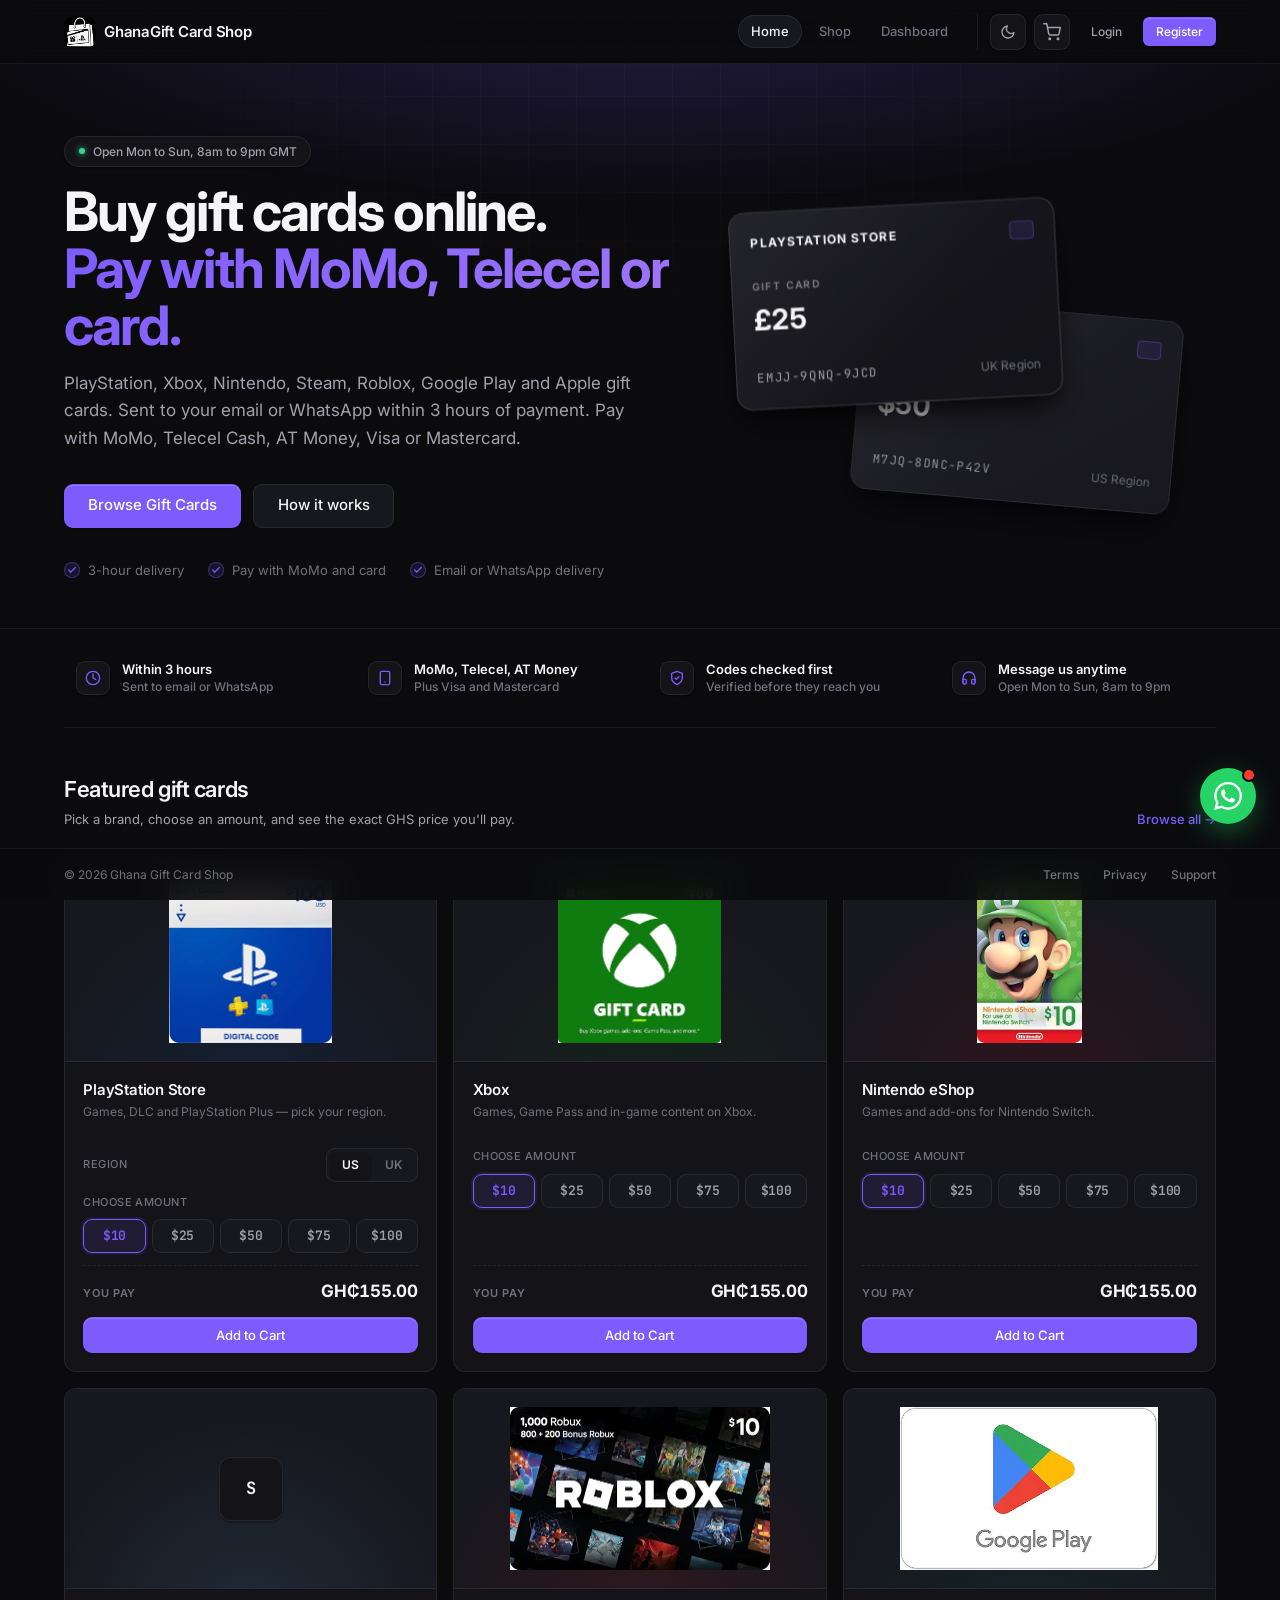
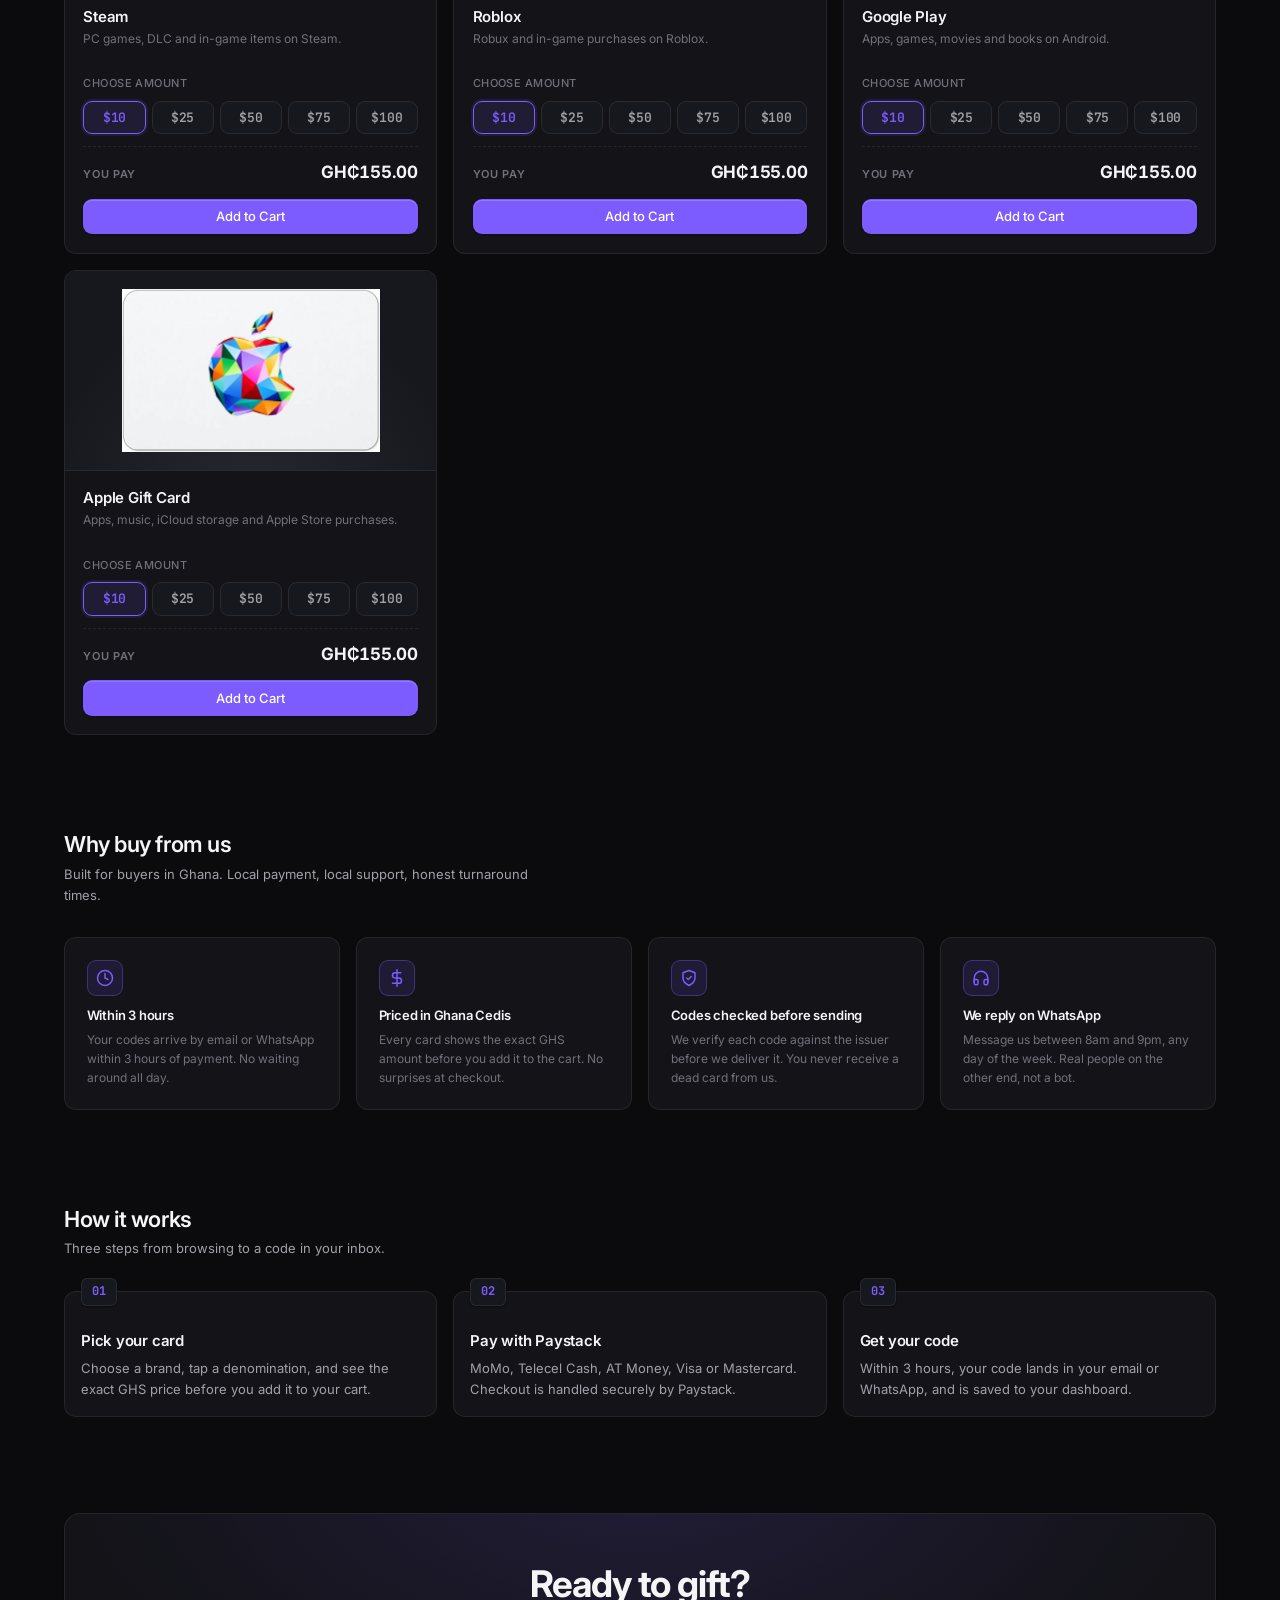
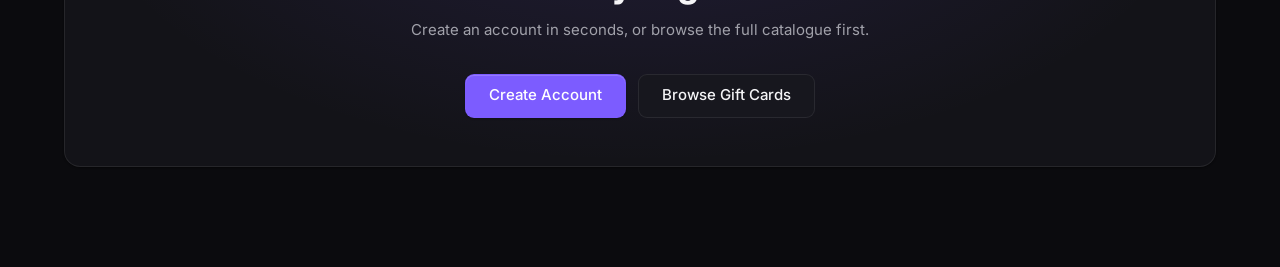
<file: index.html>
<!DOCTYPE html>
<html lang="en" data-theme="dark">
<head>
<meta charset="UTF-8">
<meta name="viewport" content="width=device-width, initial-scale=1.0">
<title>Ghana Gift Card Shop — Buy PSN, Xbox, Steam & More in GHS</title>
<meta name="description" content="Buy digital gift cards in Ghana. PlayStation, Xbox, Nintendo, Steam, Roblox, Google Play and Apple. Pay with MoMo, Telecel Cash, AT Money, Visa or Mastercard via Paystack. Delivered within 3 hours.">
<meta name="theme-color" content="#0B0B0E">

<link rel="icon" type="image/png" href="images/ggcs-logo.png">

<link rel="preconnect" href="https://fonts.googleapis.com">
<link rel="preconnect" href="https://fonts.gstatic.com" crossorigin>
<link href="https://fonts.googleapis.com/css2?family=Inter:wght@400;500;600;700;800&family=JetBrains+Mono:wght@400;500;600&display=swap" rel="stylesheet">

<link rel="stylesheet" href="css/style.css">
</head>

<body>
<div class="bg-grid-ambient" aria-hidden="true"></div>

<!-- ==========================================================================
     HEADER (fixed, injected by js/header.js)
     ========================================================================== -->
<header id="siteHeader" class="site-header"></header>

<!-- ==========================================================================
     MAIN
     ========================================================================== -->
<main id="main" data-page="index">

  <!-- ---------- HERO ---------- -->
  <section class="hero">
    <div class="container hero-inner">

      <div class="hero__copy">
        <div class="hero__eyebrow">
          <span class="hero__status-dot"></span>
          <span>Open Mon to Sun, 8am to 9pm GMT</span>
        </div>

        <h1 class="hero__title">
          Buy gift cards online.<br>
          <span class="hero__title-accent">Pay with MoMo, Telecel or card.</span>
        </h1>

        <p class="hero__lead">
          PlayStation, Xbox, Nintendo, Steam, Roblox, Google Play and Apple
          gift cards. Sent to your email or WhatsApp within 3 hours of
          payment. Pay with MoMo, Telecel Cash, AT Money, Visa or
          Mastercard.
        </p>

        <div class="hero__actions">
          <a href="shop.html" class="btn btn--primary btn--lg">Browse Gift Cards</a>
          <a href="#how-it-works" class="btn btn--secondary btn--lg">How it works</a>
        </div>

        <ul class="hero__meta">
          <li>
            <span class="hero__meta-check">
              <svg width="10" height="10" viewBox="0 0 24 24" fill="none"
                   stroke="currentColor" stroke-width="3" stroke-linecap="round">
                <polyline points="20 6 9 17 4 12"></polyline>
              </svg>
            </span>
            3-hour delivery
          </li>
          <li>
            <span class="hero__meta-check">
              <svg width="10" height="10" viewBox="0 0 24 24" fill="none"
                   stroke="currentColor" stroke-width="3" stroke-linecap="round">
                <polyline points="20 6 9 17 4 12"></polyline>
              </svg>
            </span>
            Pay with MoMo and card
          </li>
          <li>
            <span class="hero__meta-check">
              <svg width="10" height="10" viewBox="0 0 24 24" fill="none"
                   stroke="currentColor" stroke-width="3" stroke-linecap="round">
                <polyline points="20 6 9 17 4 12"></polyline>
              </svg>
            </span>
            Email or WhatsApp delivery
          </li>
        </ul>
      </div>

      <!-- Decorative gift card mockups -->
      <div class="hero__visual" aria-hidden="true">

        <!-- Xbox gift card (back) -->
        <div class="card-mock card-mock--back">
          <div class="card-mock__header">
            <span class="card-mock__brand">Xbox</span>
            <span class="card-mock__chip"></span>
          </div>
          <div>
            <div class="card-mock__tag">Gift Card</div>
            <div class="card-mock__value tabular">$50</div>
          </div>
          <div class="card-mock__footer">
            <span class="card-mock__code mono">M7JQ-8DNC-P42V</span>
            <span>US Region</span>
          </div>
        </div>

        <!-- PlayStation gift card (front) -->
        <div class="card-mock card-mock--front">
          <div class="card-mock__header">
            <span class="card-mock__brand">PlayStation Store</span>
            <span class="card-mock__chip"></span>
          </div>
          <div>
            <div class="card-mock__tag">Gift Card</div>
            <div class="card-mock__value tabular">&pound;25</div>
          </div>
          <div class="card-mock__footer">
            <span class="card-mock__code mono">EMJJ-9QNQ-9JCD</span>
            <span>UK Region</span>
          </div>
        </div>

      </div>

    </div>
  </section>

  <!-- ---------- TRUST STRIP ---------- -->
  <section class="container" aria-label="Why shop with us">
    <div class="trust-strip">

      <div class="trust-strip__item">
        <span class="trust-strip__icon" aria-hidden="true">
          <svg width="16" height="16" viewBox="0 0 24 24" fill="none"
               stroke="currentColor" stroke-width="2" stroke-linecap="round"
               stroke-linejoin="round">
            <circle cx="12" cy="12" r="10"></circle>
            <polyline points="12 6 12 12 16 14"></polyline>
          </svg>
        </span>
        <span class="trust-strip__label">
          <strong>Within 3 hours</strong>
          Sent to email or WhatsApp
        </span>
      </div>

      <div class="trust-strip__item">
        <span class="trust-strip__icon" aria-hidden="true">
          <svg width="16" height="16" viewBox="0 0 24 24" fill="none"
               stroke="currentColor" stroke-width="2" stroke-linecap="round"
               stroke-linejoin="round">
            <rect x="5" y="2" width="14" height="20" rx="2" ry="2"></rect>
            <line x1="12" y1="18" x2="12.01" y2="18"></line>
          </svg>
        </span>
        <span class="trust-strip__label">
          <strong>MoMo, Telecel, AT Money</strong>
          Plus Visa and Mastercard
        </span>
      </div>

      <div class="trust-strip__item">
        <span class="trust-strip__icon" aria-hidden="true">
          <svg width="16" height="16" viewBox="0 0 24 24" fill="none"
               stroke="currentColor" stroke-width="2" stroke-linecap="round"
               stroke-linejoin="round">
            <path d="M12 22s8-4 8-10V5l-8-3-8 3v7c0 6 8 10 8 10z"></path>
            <polyline points="9 12 11 14 15 10"></polyline>
          </svg>
        </span>
        <span class="trust-strip__label">
          <strong>Codes checked first</strong>
          Verified before they reach you
        </span>
      </div>

      <div class="trust-strip__item">
        <span class="trust-strip__icon" aria-hidden="true">
          <svg width="16" height="16" viewBox="0 0 24 24" fill="none"
               stroke="currentColor" stroke-width="2" stroke-linecap="round"
               stroke-linejoin="round">
            <path d="M3 18v-6a9 9 0 0 1 18 0v6"></path>
            <path d="M21 19a2 2 0 0 1-2 2h-1a2 2 0 0 1-2-2v-3a2 2 0 0 1 2-2h3zM3 19a2 2 0 0 0 2 2h1a2 2 0 0 0 2-2v-3a2 2 0 0 0-2-2H3z"></path>
          </svg>
        </span>
        <span class="trust-strip__label">
          <strong>Message us anytime</strong>
          Open Mon to Sun, 8am to 9pm
        </span>
      </div>

    </div>
  </section>

  <!-- ---------- FEATURED PRODUCTS ---------- -->
  <section class="container section" aria-labelledby="featuredHeading">
    <div class="section-head">
      <div>
        <h2 class="section-head__title" id="featuredHeading">Featured gift cards</h2>
        <p class="section-head__sub">
          Pick a brand, choose an amount, and see the exact GHS price you'll pay.
        </p>
      </div>
      <a href="shop.html" class="section-head__link">Browse all →</a>
    </div>

    <!-- Populated by js/index.js from window.CATALOG -->
    <div class="product-grid" id="featuredGrid"></div>
  </section>

  <!-- ---------- WHY BUY FROM US ---------- -->
  <section class="container section" aria-labelledby="whyHeading">
    <div class="section-head">
      <div>
        <h2 class="section-head__title" id="whyHeading">Why buy from us</h2>
        <p class="section-head__sub">
          Built for buyers in Ghana. Local payment, local support, honest
          turnaround times.
        </p>
      </div>
    </div>

    <div class="features-grid">

      <div class="feature">
        <span class="feature__icon" aria-hidden="true">
          <svg width="18" height="18" viewBox="0 0 24 24" fill="none"
               stroke="currentColor" stroke-width="2" stroke-linecap="round"
               stroke-linejoin="round">
            <circle cx="12" cy="12" r="10"></circle>
            <polyline points="12 6 12 12 16 14"></polyline>
          </svg>
        </span>
        <h3 class="feature__title">Within 3 hours</h3>
        <p class="feature__text">
          Your codes arrive by email or WhatsApp within 3 hours of payment.
          No waiting around all day.
        </p>
      </div>

      <div class="feature">
        <span class="feature__icon" aria-hidden="true">
          <svg width="18" height="18" viewBox="0 0 24 24" fill="none"
               stroke="currentColor" stroke-width="2" stroke-linecap="round"
               stroke-linejoin="round">
            <path d="M12 1v22M17 5H9.5a3.5 3.5 0 0 0 0 7h5a3.5 3.5 0 0 1 0 7H6"></path>
          </svg>
        </span>
        <h3 class="feature__title">Priced in Ghana Cedis</h3>
        <p class="feature__text">
          Every card shows the exact GHS amount before you add it to the
          cart. No surprises at checkout.
        </p>
      </div>

      <div class="feature">
        <span class="feature__icon" aria-hidden="true">
          <svg width="18" height="18" viewBox="0 0 24 24" fill="none"
               stroke="currentColor" stroke-width="2" stroke-linecap="round"
               stroke-linejoin="round">
            <path d="M12 22s8-4 8-10V5l-8-3-8 3v7c0 6 8 10 8 10z"></path>
            <polyline points="9 12 11 14 15 10"></polyline>
          </svg>
        </span>
        <h3 class="feature__title">Codes checked before sending</h3>
        <p class="feature__text">
          We verify each code against the issuer before we deliver it. You
          never receive a dead card from us.
        </p>
      </div>

      <div class="feature">
        <span class="feature__icon" aria-hidden="true">
          <svg width="18" height="18" viewBox="0 0 24 24" fill="none"
               stroke="currentColor" stroke-width="2" stroke-linecap="round"
               stroke-linejoin="round">
            <path d="M3 18v-6a9 9 0 0 1 18 0v6"></path>
            <path d="M21 19a2 2 0 0 1-2 2h-1a2 2 0 0 1-2-2v-3a2 2 0 0 1 2-2h3zM3 19a2 2 0 0 0 2 2h1a2 2 0 0 0 2-2v-3a2 2 0 0 0-2-2H3z"></path>
          </svg>
        </span>
        <h3 class="feature__title">We reply on WhatsApp</h3>
        <p class="feature__text">
          Message us between 8am and 9pm, any day of the week. Real people
          on the other end, not a bot.
        </p>
      </div>

    </div>
  </section>

  <!-- ---------- HOW IT WORKS ---------- -->
  <section class="container section" id="how-it-works" aria-labelledby="howHeading">
    <div class="section-head">
      <div>
        <h2 class="section-head__title" id="howHeading">How it works</h2>
        <p class="section-head__sub">
          Three steps from browsing to a code in your inbox.
        </p>
      </div>
    </div>

    <div class="steps">

      <div class="step">
        <h3 class="step__title">Pick your card</h3>
        <p class="step__text">
          Choose a brand, tap a denomination, and see the exact GHS price
          before you add it to your cart.
        </p>
      </div>

      <div class="step">
        <h3 class="step__title">Pay with Paystack</h3>
        <p class="step__text">
          MoMo, Telecel Cash, AT Money, Visa or Mastercard. Checkout is
          handled securely by Paystack.
        </p>
      </div>

      <div class="step">
        <h3 class="step__title">Get your code</h3>
        <p class="step__text">
          Within 3 hours, your code lands in your email or WhatsApp, and is
          saved to your dashboard.
        </p>
      </div>

    </div>
  </section>

  <!-- ---------- CTA BAND ---------- -->
  <section class="container section">
    <div class="cta-band">
      <div class="cta-band__inner">
        <h2 class="cta-band__title">Ready to gift?</h2>
        <p class="cta-band__text">
          Create an account in seconds, or browse the full catalogue first.
        </p>
        <div class="cta-band__actions">
          <a href="register.html" class="btn btn--primary btn--lg">Create Account</a>
          <a href="shop.html" class="btn btn--secondary btn--lg">Browse Gift Cards</a>
        </div>
      </div>
    </div>
  </section>

</main>

<!-- ==========================================================================
     FOOTER (fixed, injected by js/footer.js)
     ========================================================================== -->
<footer id="siteFooter" class="site-footer"></footer>

<!-- ==========================================================================
     SCRIPTS
     Load order matters:
       header.js   → renders the header into #siteHeader
       footer.js   → renders the footer into #siteFooter
       main.js     → defines window.GC (cart, theme, toasts, modal)
       products.js → defines window.CATALOG (product data)
       index.js    → registers window.PageInit.index (this page)
       cart.js     → registers window.PageInit.cart (used if you navigate there)
       whatsapp.js → injects the WhatsApp bubble (home page only)
       router.js   → intercepts internal links, swaps <main>
     ========================================================================== -->
<script src="js/header.js"></script>
<script src="js/footer.js"></script>
<script src="js/main.js"></script>
<script src="js/products.js"></script>
<script src="js/index.js"></script>
<script src="js/cart.js"></script>
<script src="js/whatsapp.js"></script>
<script src="js/router.js"></script>

</body>
</html>
</file>
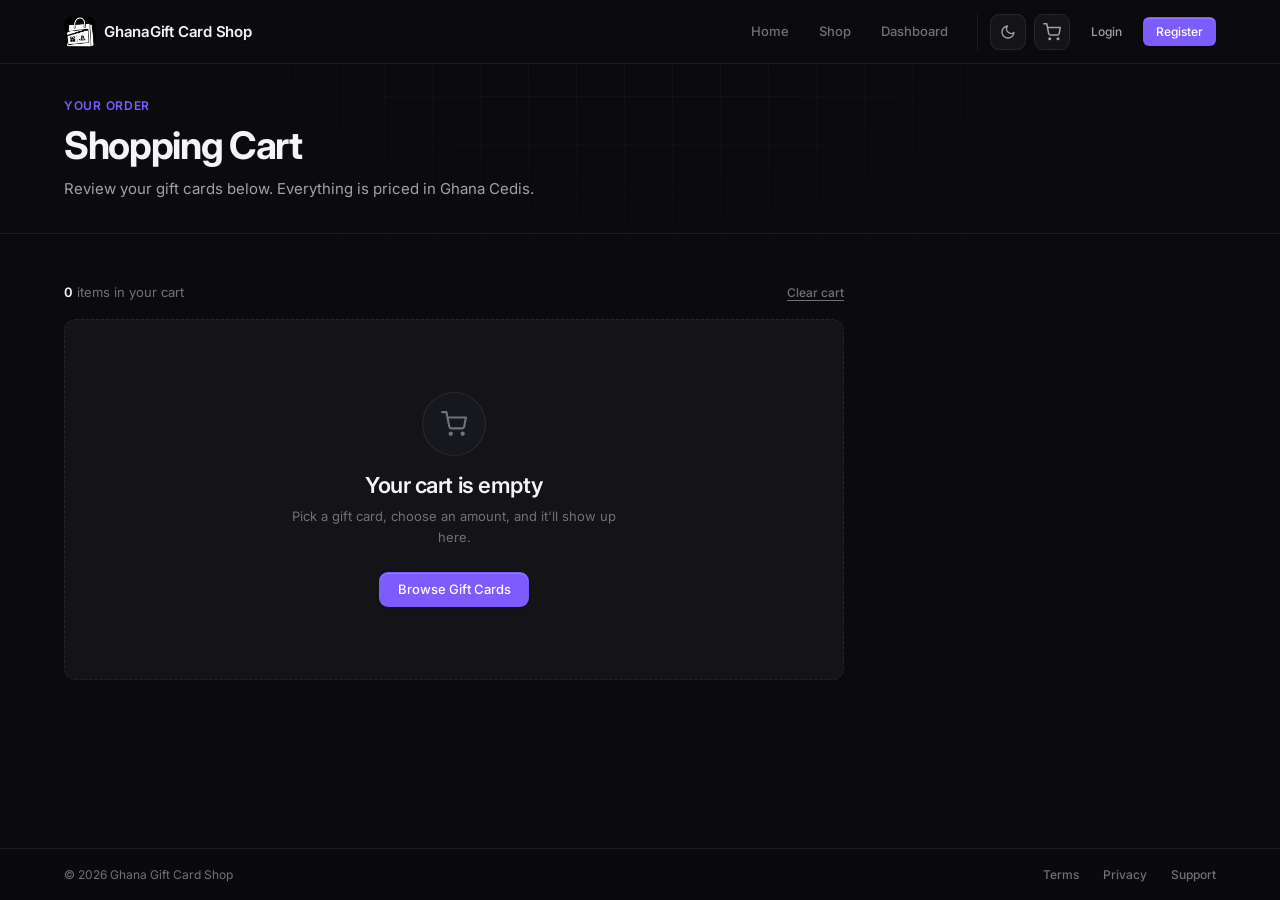
<file: cart.html>
<!DOCTYPE html>
<html lang="en" data-theme="dark">
<head>
<meta charset="UTF-8">
<meta name="viewport" content="width=device-width, initial-scale=1.0">
<title>Your Cart — Ghana Gift Card Shop</title>
<meta name="description" content="Review your gift card order and proceed to checkout securely with Paystack.">
<meta name="theme-color" content="#0B0B0E">

<link rel="icon" type="image/png" href="images/ggcs-logo.png">

<link rel="preconnect" href="https://fonts.googleapis.com">

<link rel="preconnect" href="https://fonts.googleapis.com">
<link rel="preconnect" href="https://fonts.gstatic.com" crossorigin>
<link href="https://fonts.googleapis.com/css2?family=Inter:wght@400;500;600;700;800&family=JetBrains+Mono:wght@400;500;600&display=swap" rel="stylesheet">

<link rel="stylesheet" href="css/style.css">
</head>

<body>
<div class="bg-grid-ambient" aria-hidden="true"></div>

<!-- ==========================================================================
     HEADER (fixed)
     ========================================================================== -->
<header id="siteHeader" class="site-header"></header>

<!-- ==========================================================================
     MAIN
     ========================================================================== -->
<main id="main" data-page="cart">

  <!-- ---------- Page head ---------- -->
  <div class="page-head">
    <div class="container">
      <span class="page-head__eyebrow">Your order</span>
      <h1 class="page-head__title">Shopping Cart</h1>
      <p class="page-head__sub">
        Review your gift cards below. Everything is priced in Ghana Cedis.
      </p>
    </div>
  </div>

  <div class="container section">

    <!-- ---------- CART LAYOUT ---------- -->
    <div class="cart-layout">

      <!-- Items column -->
      <section aria-labelledby="cartItemsHeading">

        <!-- Toolbar -->
        <div class="cart-toolbar">
          <span class="cart-toolbar__count" id="cartItemCount">
            <strong>0</strong> items in your cart
          </span>
          <button type="button" class="cart-toolbar__clear" id="clearCartBtn">
            Clear cart
          </button>
        </div>

        <h2 id="cartItemsHeading" class="u-visually-hidden">Cart items</h2>

        <!-- Items list — populated by js/cart.js -->
        <div class="cart-items" id="cartList"></div>

        <!-- Empty state -->
        <div class="cart-empty" id="cartEmpty" hidden>
          <div class="cart-empty__icon" aria-hidden="true">
            <svg width="26" height="26" viewBox="0 0 24 24" fill="none"
                 stroke="currentColor" stroke-width="2" stroke-linecap="round"
                 stroke-linejoin="round">
              <circle cx="9" cy="21" r="1"></circle>
              <circle cx="20" cy="21" r="1"></circle>
              <path d="M1 1h4l2.68 13.39a2 2 0 0 0 2 1.61h9.72a2 2 0 0 0 2-1.61L23 6H6"></path>
            </svg>
          </div>
          <h2 class="cart-empty__title">Your cart is empty</h2>
          <p class="cart-empty__text">
            Pick a gift card, choose an amount, and it'll show up here.
          </p>
          <a href="shop.html" class="btn btn--primary">Browse Gift Cards</a>
        </div>

      </section>

      <!-- Summary column -->
      <aside class="cart-summary" id="cartSummary" aria-labelledby="summaryHeading">
        <h2 class="cart-summary__title" id="summaryHeading">Order Summary</h2>

        <dl class="cart-summary__rows">
          <div class="cart-summary__row">
            <dt>Subtotal</dt>
            <dd id="summarySubtotal">GH₵0.00</dd>
          </div>
          <div class="cart-summary__row">
            <dt>Processing fee</dt>
            <dd>GH₵0.00</dd>
          </div>
          <div class="cart-summary__row cart-summary__row--free">
            <dt>Delivery</dt>
            <dd>Free · Instant</dd>
          </div>
        </dl>

        <dl class="cart-summary__total">
          <dt>Total</dt>
          <dd id="summaryTotal">GH₵0.00</dd>
        </dl>

        <div class="cart-summary__actions">
          <a href="checkout.html" class="btn btn--primary btn--lg btn--block">
            Proceed to Checkout
          </a>
          <a href="shop.html" class="btn btn--secondary btn--block">
            Continue shopping
          </a>
        </div>

        <div class="cart-summary__secure">
          <svg viewBox="0 0 24 24" fill="none" stroke="currentColor"
               stroke-width="2" stroke-linecap="round" stroke-linejoin="round"
               aria-hidden="true">
            <rect x="3" y="11" width="18" height="11" rx="2"></rect>
            <path d="M7 11V7a5 5 0 0 1 10 0v4"></path>
          </svg>
          Secured by Paystack
        </div>
      </aside>

    </div>

  </div>

</main>

<!-- ==========================================================================
     FOOTER (fixed)
     ========================================================================== -->
<footer id="siteFooter" class="site-footer"></footer>

<!-- ==========================================================================
     SCRIPTS
     main.js      → defines window.GC (cart storage, toasts, theme, etc.)
     products.js  → defines window.CATALOG (used for brand colours)
     cart.js      → this page's logic
     ========================================================================== -->
<script src="js/header.js"></script>
<script src="js/footer.js"></script>
<script src="js/main.js"></script>
<script src="js/products.js"></script>
<script src="js/index.js"></script>
<script src="js/cart.js"></script>
<script src="js/router.js"></script>

</body>
</html>
</file>
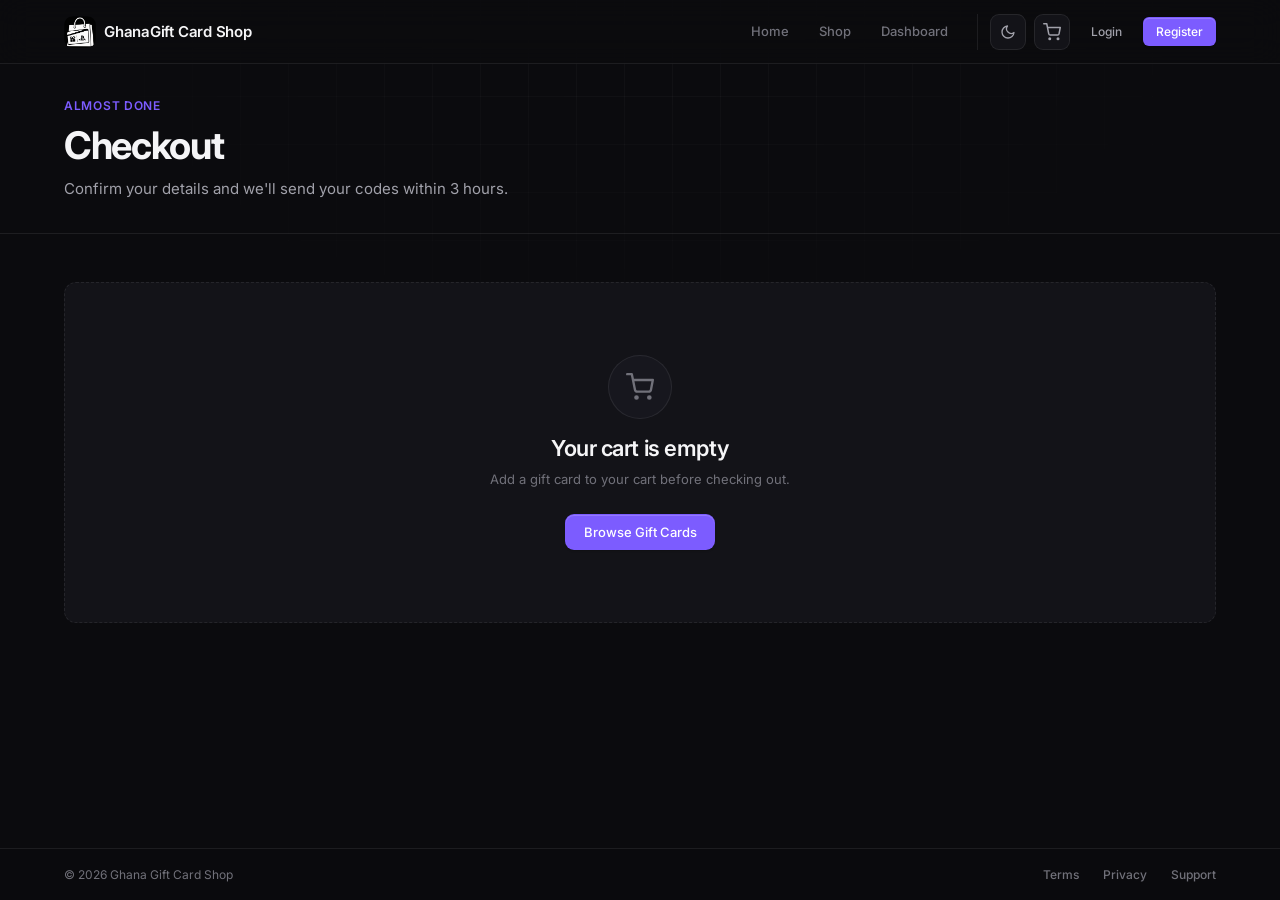
<file: checkout.html>
<!DOCTYPE html>
<html lang="en" data-theme="dark">
<head>
<meta charset="UTF-8">
<meta name="viewport" content="width=device-width, initial-scale=1.0">
<title>Checkout — Ghana Gift Card Shop</title>
<meta name="description" content="Complete your gift card order securely with Paystack. MoMo, Telecel Cash, AT Money, Visa and Mastercard accepted.">
<meta name="theme-color" content="#0B0B0E">

<link rel="icon" type="image/png" href="images/ggcs-logo.png">

<link rel="preconnect" href="https://fonts.googleapis.com">
<link rel="preconnect" href="https://fonts.gstatic.com" crossorigin>
<link href="https://fonts.googleapis.com/css2?family=Inter:wght@400;500;600;700;800&family=JetBrains+Mono:wght@400;500;600&display=swap" rel="stylesheet">

<link rel="stylesheet" href="css/style.css">
</head>

<body>
<div class="bg-grid-ambient" aria-hidden="true"></div>

<header id="siteHeader" class="site-header"></header>

<main id="main" data-page="checkout">

  <!-- ---------- Page head ---------- -->
  <div class="page-head">
    <div class="container">
      <span class="page-head__eyebrow">Almost done</span>
      <h1 class="page-head__title">Checkout</h1>
      <p class="page-head__sub">
        Confirm your details and we'll send your codes within 3 hours.
      </p>
    </div>
  </div>

  <div class="container section">

    <!-- ---------- Empty state ---------- -->
    <div class="checkout-empty" id="checkoutEmpty" hidden>
      <div class="checkout-empty__icon" aria-hidden="true">
        <svg width="28" height="28" viewBox="0 0 24 24" fill="none"
             stroke="currentColor" stroke-width="2" stroke-linecap="round"
             stroke-linejoin="round">
          <circle cx="9" cy="21" r="1"></circle>
          <circle cx="20" cy="21" r="1"></circle>
          <path d="M1 1h4l2.68 13.39a2 2 0 0 0 2 1.61h9.72a2 2 0 0 0 2-1.61L23 6H6"></path>
        </svg>
      </div>
      <h2 class="checkout-empty__title">Your cart is empty</h2>
      <p class="checkout-empty__text">
        Add a gift card to your cart before checking out.
      </p>
      <a href="shop.html" class="btn btn--primary">Browse Gift Cards</a>
    </div>

    <!-- ---------- Main layout ---------- -->
    <div class="checkout-layout" id="checkoutLayout">

      <!-- ============ LEFT: FORM ============ -->
      <div>

        <a href="cart.html" class="checkout-back">
          <svg width="14" height="14" viewBox="0 0 24 24" fill="none"
               stroke="currentColor" stroke-width="2" stroke-linecap="round"
               stroke-linejoin="round" aria-hidden="true">
            <line x1="19" y1="12" x2="5" y2="12"></line>
            <polyline points="12 19 5 12 12 5"></polyline>
          </svg>
          Back to cart
        </a>

        <!-- Alert -->
        <div class="checkout-alert" id="checkoutAlert" role="alert" hidden></div>

        <form id="checkoutForm" novalidate>

          <!-- ---------- Contact details ---------- -->
          <section class="checkout-section" aria-labelledby="contactHeading">
            <div class="checkout-section__head">
              <span class="checkout-section__num" aria-hidden="true">1</span>
              <h2 class="checkout-section__title" id="contactHeading">
                Contact details
              </h2>
            </div>

            <div class="checkout-form-grid">

              <div class="form-group form-group--full">
                <label class="form-label" for="coName">Full name</label>
                <input
                  type="text"
                  class="form-input"
                  id="coName"
                  name="name"
                  placeholder="Kwame Mensah"
                  autocomplete="name"
                  required>
                <span class="form-error" id="coNameError" role="alert"></span>
              </div>

              <div class="form-group">
                <label class="form-label" for="coEmail">Email address</label>
                <input
                  type="email"
                  class="form-input"
                  id="coEmail"
                  name="email"
                  placeholder="you@example.com"
                  autocomplete="email"
                  inputmode="email"
                  required>
                <span class="form-error" id="coEmailError" role="alert"></span>
              </div>

              <div class="form-group">
                <label class="form-label" for="coPhone">Phone number</label>
                <input
                  type="tel"
                  class="form-input"
                  id="coPhone"
                  name="phone"
                  placeholder="024 533 2299"
                  autocomplete="tel"
                  inputmode="tel"
                  required>
                <span class="form-error" id="coPhoneError" role="alert"></span>
              </div>

            </div>
          </section>

          <!-- ---------- Delivery method ---------- -->
          <section class="checkout-section" aria-labelledby="deliveryHeading">
            <div class="checkout-section__head">
              <span class="checkout-section__num" aria-hidden="true">2</span>
              <h2 class="checkout-section__title" id="deliveryHeading">
                Delivery method
              </h2>
            </div>

            <div class="delivery-options" role="radiogroup" aria-label="Delivery method">

              <label class="delivery-option">
                <input type="radio" name="delivery" value="Email" checked>
                <span class="delivery-option__inner">
                  <span class="delivery-option__icon" aria-hidden="true">
                    <svg viewBox="0 0 24 24" fill="none" stroke="currentColor"
                         stroke-width="2" stroke-linecap="round" stroke-linejoin="round">
                      <rect x="2" y="4" width="20" height="16" rx="2"></rect>
                      <path d="m22 6-10 7L2 6"></path>
                    </svg>
                  </span>
                  <span>
                    <span class="delivery-option__title">Email</span>
                    <span class="delivery-option__text">
                      Codes sent to your inbox, ready to copy.
                    </span>
                  </span>
                </span>
              </label>

              <label class="delivery-option">
                <input type="radio" name="delivery" value="WhatsApp">
                <span class="delivery-option__inner">
                  <span class="delivery-option__icon" aria-hidden="true">
                    <svg viewBox="0 0 24 24" fill="currentColor">
                      <path d="M17.472 14.382c-.297-.149-1.758-.867-2.03-.967-.273-.099-.471-.148-.67.15-.197.297-.767.966-.94 1.164-.173.199-.347.223-.644.075-.297-.15-1.255-.463-2.39-1.475-.883-.788-1.48-1.761-1.653-2.059-.173-.297-.018-.458.13-.606.134-.133.298-.347.446-.52.149-.174.198-.298.298-.497.099-.198.05-.371-.025-.52-.075-.149-.669-1.612-.916-2.207-.242-.579-.487-.5-.669-.51-.173-.008-.371-.01-.57-.01-.198 0-.52.074-.792.372-.272.297-1.04 1.016-1.04 2.479 0 1.462 1.065 2.875 1.213 3.074.149.198 2.096 3.2 5.077 4.487.709.306 1.262.489 1.694.625.712.227 1.36.195 1.872.118.571-.085 1.758-.719 2.006-1.413.248-.694.248-1.289.173-1.413-.074-.124-.272-.198-.57-.347M12.05 21.785h-.004a9.87 9.87 0 01-5.031-1.378l-.361-.214-3.741.982.998-3.648-.235-.374a9.86 9.86 0 01-1.51-5.26c.001-5.45 4.436-9.884 9.888-9.884 2.64 0 5.122 1.03 6.988 2.898a9.825 9.825 0 012.893 6.994c-.003 5.45-4.437 9.884-9.885 9.884m8.413-18.297A11.815 11.815 0 0012.05 0C5.495 0 .16 5.335.157 11.892c0 2.096.547 4.142 1.588 5.945L.057 24l6.305-1.654a11.882 11.882 0 005.683 1.448h.005c6.554 0 11.89-5.335 11.893-11.893a11.821 11.821 0 00-3.48-8.413z"/>
                    </svg>
                  </span>
                  <span>
                    <span class="delivery-option__title">WhatsApp</span>
                    <span class="delivery-option__text">
                      Codes sent to the number above.
                    </span>
                  </span>
                </span>
              </label>

            </div>
          </section>

          <!-- ---------- Payment ---------- -->
          <section class="checkout-section" aria-labelledby="paymentHeading">
            <div class="checkout-section__head">
              <span class="checkout-section__num" aria-hidden="true">3</span>
              <h2 class="checkout-section__title" id="paymentHeading">
                Payment
              </h2>
            </div>

            <div class="payment-info">
              <div class="payment-info__head">
                <span class="payment-info__logo" aria-hidden="true">PS</span>
                <div>
                  <div class="payment-info__title">Secure payment by Paystack</div>
                  <div class="payment-info__sub">
                    You'll choose your method on the next screen.
                  </div>
                </div>
              </div>

              <div class="payment-info__methods">
                <span class="pay-chip">
                  <span class="pay-chip__dot" style="background:#FFCC00"></span>
                  MTN MoMo
                </span>
                <span class="pay-chip">
                  <span class="pay-chip__dot" style="background:#E60000"></span>
                  Telecel Cash
                </span>
                <span class="pay-chip">
                  <span class="pay-chip__dot" style="background:#0067B1"></span>
                  AT Money
                </span>
                <span class="pay-chip">
                  <span class="pay-chip__dot" style="background:#1A1F71"></span>
                  Visa
                </span>
                <span class="pay-chip">
                  <span class="pay-chip__dot" style="background:#EB001B"></span>
                  Mastercard
                </span>
              </div>
            </div>
          </section>

          <!-- ---------- Submit ---------- -->
          <button type="submit" class="btn btn--primary btn--lg btn--block"
                  id="coSubmit">
            Place order
          </button>

          <p class="u-text-muted u-text-sm u-mt-4"
             style-placeholder-terms>
            By placing this order you agree to our
            <a href="terms.html">Terms and Conditions</a>, including the
            final sale policy for digital codes.
          </p>

        </form>
      </div>

      <!-- ============ SUMMARY (collapsible on mobile) ============ -->
      <aside class="checkout-summary" aria-labelledby="summaryHeading">

        <!-- Toggle (mobile only; hidden on desktop by CSS) -->
        <button type="button" class="checkout-summary__toggle"
                id="checkoutSummaryToggle"
                aria-expanded="false"
                aria-controls="checkoutSummaryBody">
          <span class="checkout-summary__toggle-title">
            <svg viewBox="0 0 24 24" fill="none" stroke="currentColor"
                 stroke-width="2" stroke-linecap="round" stroke-linejoin="round"
                 aria-hidden="true">
              <rect x="3" y="3" width="18" height="18" rx="2"></rect>
              <line x1="9" y1="9" x2="15" y2="9"></line>
              <line x1="9" y1="13" x2="15" y2="13"></line>
              <line x1="9" y1="17" x2="13" y2="17"></line>
            </svg>
            Order summary
          </span>
          <span class="checkout-summary__total-badge" id="summaryTotalBadge">
            GH₵0.00
          </span>
          <svg class="checkout-summary__chevron" viewBox="0 0 24 24" fill="none"
               stroke="currentColor" stroke-width="2" stroke-linecap="round"
               stroke-linejoin="round" aria-hidden="true">
            <polyline points="6 9 12 15 18 9"></polyline>
          </svg>
        </button>

        <!-- Body (desktop: always visible; mobile: toggled) -->
        <div class="checkout-summary__body" id="checkoutSummaryBody">

          <h2 class="checkout-summary__title" id="summaryHeading">
            Order Summary
          </h2>

          <div class="summary-items" id="summaryItems"></div>

          <dl class="summary-rows">
            <div class="cart-summary__row">
              <dt>Subtotal <span class="u-text-muted" id="summaryCount"></span></dt>
              <dd id="summarySubtotal">GH₵0.00</dd>
            </div>
            <div class="cart-summary__row">
              <dt>Processing fee</dt>
              <dd>GH₵0.00</dd>
            </div>
            <div class="cart-summary__row cart-summary__row--free">
              <dt>Delivery</dt>
              <dd>Free · Within 3 hours</dd>
            </div>
          </dl>

          <dl class="summary-total">
            <dt>Total</dt>
            <dd id="summaryTotal">GH₵0.00</dd>
          </dl>

          <div class="summary-secure">
            <svg viewBox="0 0 24 24" fill="none" stroke="currentColor"
                 stroke-width="2" stroke-linecap="round" stroke-linejoin="round"
                 aria-hidden="true">
              <rect x="3" y="11" width="18" height="11" rx="2"></rect>
              <path d="M7 11V7a5 5 0 0 1 10 0v4"></path>
            </svg>
            Secured by Paystack
          </div>

        </div>
</aside>

    </div>

    <!-- ============ Mobile-only sticky action bar ============ -->
    <div class="checkout-mobile-bar" id="checkoutMobileBar">
      <div class="checkout-mobile-bar__total">
        <span class="checkout-mobile-bar__label">Total</span>
        <span class="checkout-mobile-bar__value" id="mobileBarTotal">GH₵0.00</span>
      </div>
      <button type="submit"
              form="checkoutForm"
              class="btn btn--primary"
              id="mobileSubmitBtn">
        Place order
      </button>
    </div>

  </div>

</main>

<footer id="siteFooter" class="site-footer"></footer>

<script src="js/header.js"></script>
<script src="js/footer.js"></script>
<script src="js/main.js"></script>
<script src="js/products.js"></script>
<script src="js/checkout.js"></script>
<script src="js/router.js"></script>

</body>
</html>
</file>
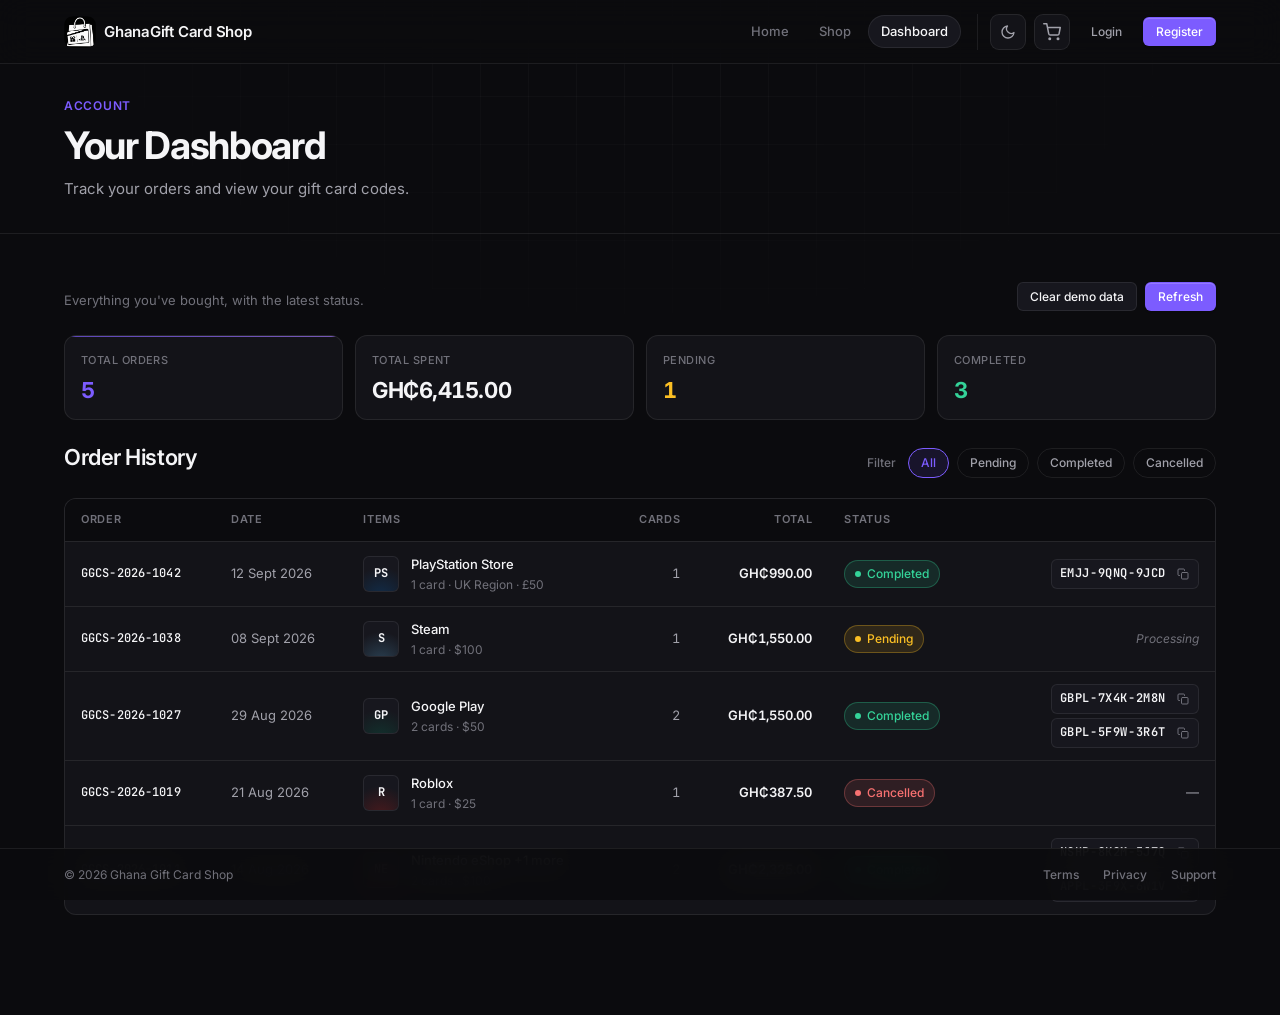
<file: dashboard.html>
<!DOCTYPE html>
<html lang="en" data-theme="dark">
<head>
<meta charset="UTF-8">
<meta name="viewport" content="width=device-width, initial-scale=1.0">
<title>Your Dashboard — Ghana Gift Card Shop</title>
<meta name="description" content="Track your gift card orders and view your codes.">
<meta name="theme-color" content="#0B0B0E">

<link rel="icon" type="image/png" href="images/ggcs-logo.png">

<link rel="preconnect" href="https://fonts.googleapis.com">
<link rel="preconnect" href="https://fonts.gstatic.com" crossorigin>
<link href="https://fonts.googleapis.com/css2?family=Inter:wght@400;500;600;700;800&family=JetBrains+Mono:wght@400;500;600&display=swap" rel="stylesheet">

<link rel="stylesheet" href="css/style.css">
</head>

<body>
<div class="bg-grid-ambient" aria-hidden="true"></div>

<header id="siteHeader" class="site-header"></header>

<main id="main" data-page="dashboard">

  <!-- ---------- Page head ---------- -->
  <div class="page-head">
    <div class="container">
      <span class="page-head__eyebrow">Account</span>
      <h1 class="page-head__title" id="dashGreeting">Your Dashboard</h1>
      <p class="page-head__sub" id="dashSub">
        Track your orders and view your gift card codes.
      </p>
    </div>
  </div>

  <div class="container section">

    <!-- ---------- Welcome toolbar ---------- -->
    <div class="dash-welcome">
      <p class="dash-welcome__sub">
        Everything you've bought, with the latest status.
      </p>
      <div class="dash-welcome__actions">
        <button type="button" class="btn btn--secondary btn--sm" id="dashClearDemo">
          Clear demo data
        </button>
        <button type="button" class="btn btn--primary btn--sm" id="dashRefresh">
          Refresh
        </button>
      </div>
    </div>

    <!-- ---------- Stats ---------- -->
    <section aria-labelledby="statsHeading">
      <h2 id="statsHeading" class="u-visually-hidden">Order summary</h2>

      <div class="stats-grid" id="dashStats">
        <div class="stat stat--accent">
          <span class="stat__label">Total orders</span>
          <span class="stat__value stat__value--accent" id="statTotal">—</span>
        </div>
        <div class="stat">
          <span class="stat__label">Total spent</span>
          <span class="stat__value" id="statSpent">—</span>
        </div>
        <div class="stat">
          <span class="stat__label">Pending</span>
          <span class="stat__value stat__value--warning" id="statPending">—</span>
        </div>
        <div class="stat">
          <span class="stat__label">Completed</span>
          <span class="stat__value stat__value--success" id="statDone">—</span>
        </div>
      </div>
    </section>

    <!-- ---------- Order history ---------- -->
    <section aria-labelledby="ordersHeading">

      <div class="dash-toolbar">
        <div>
          <h2 id="ordersHeading">Order History</h2>
        </div>
        <div class="dash-filters" id="dashFilters" role="group" aria-label="Filter orders">
          <span class="dash-filters__label">Filter</span>
          <button type="button" class="dash-chip is-active" data-status="all"       aria-pressed="true">All</button>
          <button type="button" class="dash-chip"           data-status="pending"   aria-pressed="false">Pending</button>
          <button type="button" class="dash-chip"           data-status="completed" aria-pressed="false">Completed</button>
          <button type="button" class="dash-chip"           data-status="cancelled" aria-pressed="false">Cancelled</button>
        </div>
      </div>

      <!-- Loading -->
      <div class="dash-loader" id="dashLoader" role="status" aria-live="polite">
        <div class="dash-loader__spinner"></div>
        <span>Loading your orders…</span>
      </div>

      <!-- Table -->
      <div class="orders-wrap" id="ordersWrap" hidden>
        <table class="orders-table">
          <caption class="u-visually-hidden">Your gift card order history</caption>
          <thead>
            <tr>
              <th scope="col">Order</th>
              <th scope="col">Date</th>
              <th scope="col">Items</th>
              <th scope="col" class="is-numeric">Cards</th>
              <th scope="col" class="is-numeric">Total</th>
              <th scope="col">Status</th>
              <th scope="col" class="is-numeric">
                <span class="u-visually-hidden">Codes</span>
              </th>
            </tr>
          </thead>
          <tbody id="ordersBody"></tbody>
        </table>
      </div>

      <!-- Empty -->
      <div class="dash-empty" id="dashEmpty" hidden>
        <div class="dash-empty__icon" aria-hidden="true">
          <svg width="24" height="24" viewBox="0 0 24 24" fill="none"
               stroke="currentColor" stroke-width="2" stroke-linecap="round"
               stroke-linejoin="round">
            <path d="M6 2 3 6v14a2 2 0 0 0 2 2h14a2 2 0 0 0 2-2V6l-3-4z"></path>
            <line x1="3" y1="6" x2="21" y2="6"></line>
            <path d="M16 10a4 4 0 0 1-8 0"></path>
          </svg>
        </div>
        <h2 class="dash-empty__title">No orders yet</h2>
        <p class="dash-empty__text" id="dashEmptyText">
          Your orders will appear here as soon as you place your first one.
        </p>
        <a href="shop.html" class="btn btn--primary">Browse Gift Cards</a>
      </div>

    </section>

  </div>

</main>

<footer id="siteFooter" class="site-footer"></footer>

<script src="js/header.js"></script>
<script src="js/footer.js"></script>
<script src="js/main.js"></script>
<script src="js/products.js"></script>
<script src="js/dashboard.js"></script>
<script src="js/router.js"></script>

</body>
</html>
</file>
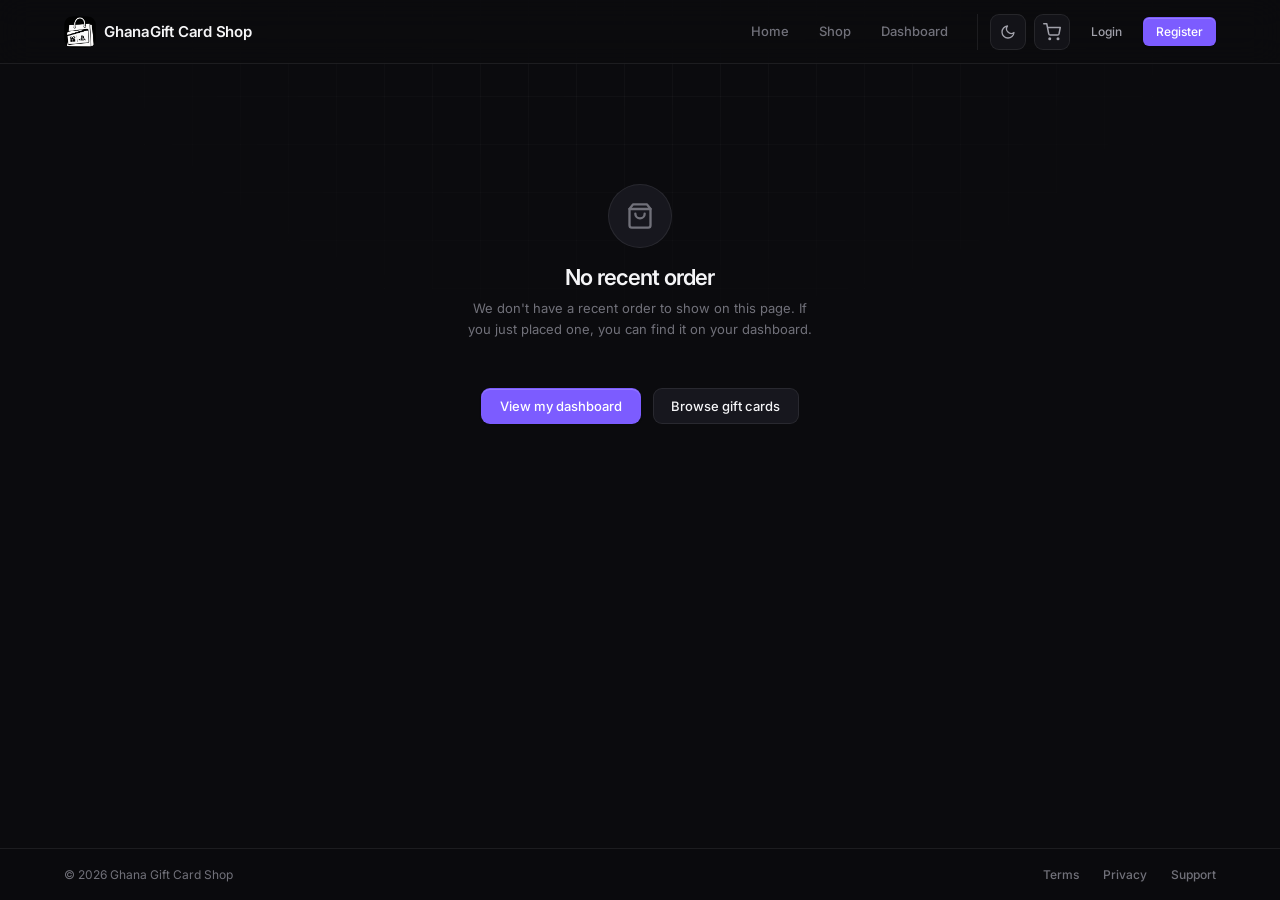
<file: order-confirmation.html>
<!DOCTYPE html>
<html lang="en" data-theme="dark">
<head>
<meta charset="UTF-8">
<meta name="viewport" content="width=device-width, initial-scale=1.0">
<title>Order Confirmed — Ghana Gift Card Shop</title>
<meta name="description" content="Your gift card order has been received. Codes will arrive within 3 hours by email or WhatsApp.">
<meta name="theme-color" content="#0B0B0E">
<meta name="robots" content="noindex">

<link rel="icon" type="image/png" href="images/ggcs-logo.png">

<link rel="preconnect" href="https://fonts.googleapis.com">
<link rel="preconnect" href="https://fonts.gstatic.com" crossorigin>
<link href="https://fonts.googleapis.com/css2?family=Inter:wght@400;500;600;700;800&family=JetBrains+Mono:wght@400;500;600&display=swap" rel="stylesheet">

<link rel="stylesheet" href="css/style.css">
</head>

<body>
<div class="bg-grid-ambient" aria-hidden="true"></div>

<header id="siteHeader" class="site-header"></header>

<main id="main" data-page="order-confirmation">
  <section class="oc-page">
    <div class="container">
      <!-- Populated by js/order-confirmation.js -->
      <div id="ocRoot"></div>
    </div>
  </section>
</main>

<footer id="siteFooter" class="site-footer"></footer>

<script src="js/header.js"></script>
<script src="js/footer.js"></script>
<script src="js/main.js"></script>
<script src="js/products.js"></script>
<script src="js/order-confirmation.js"></script>
<script src="js/router.js"></script>

</body>
</html>
</file>
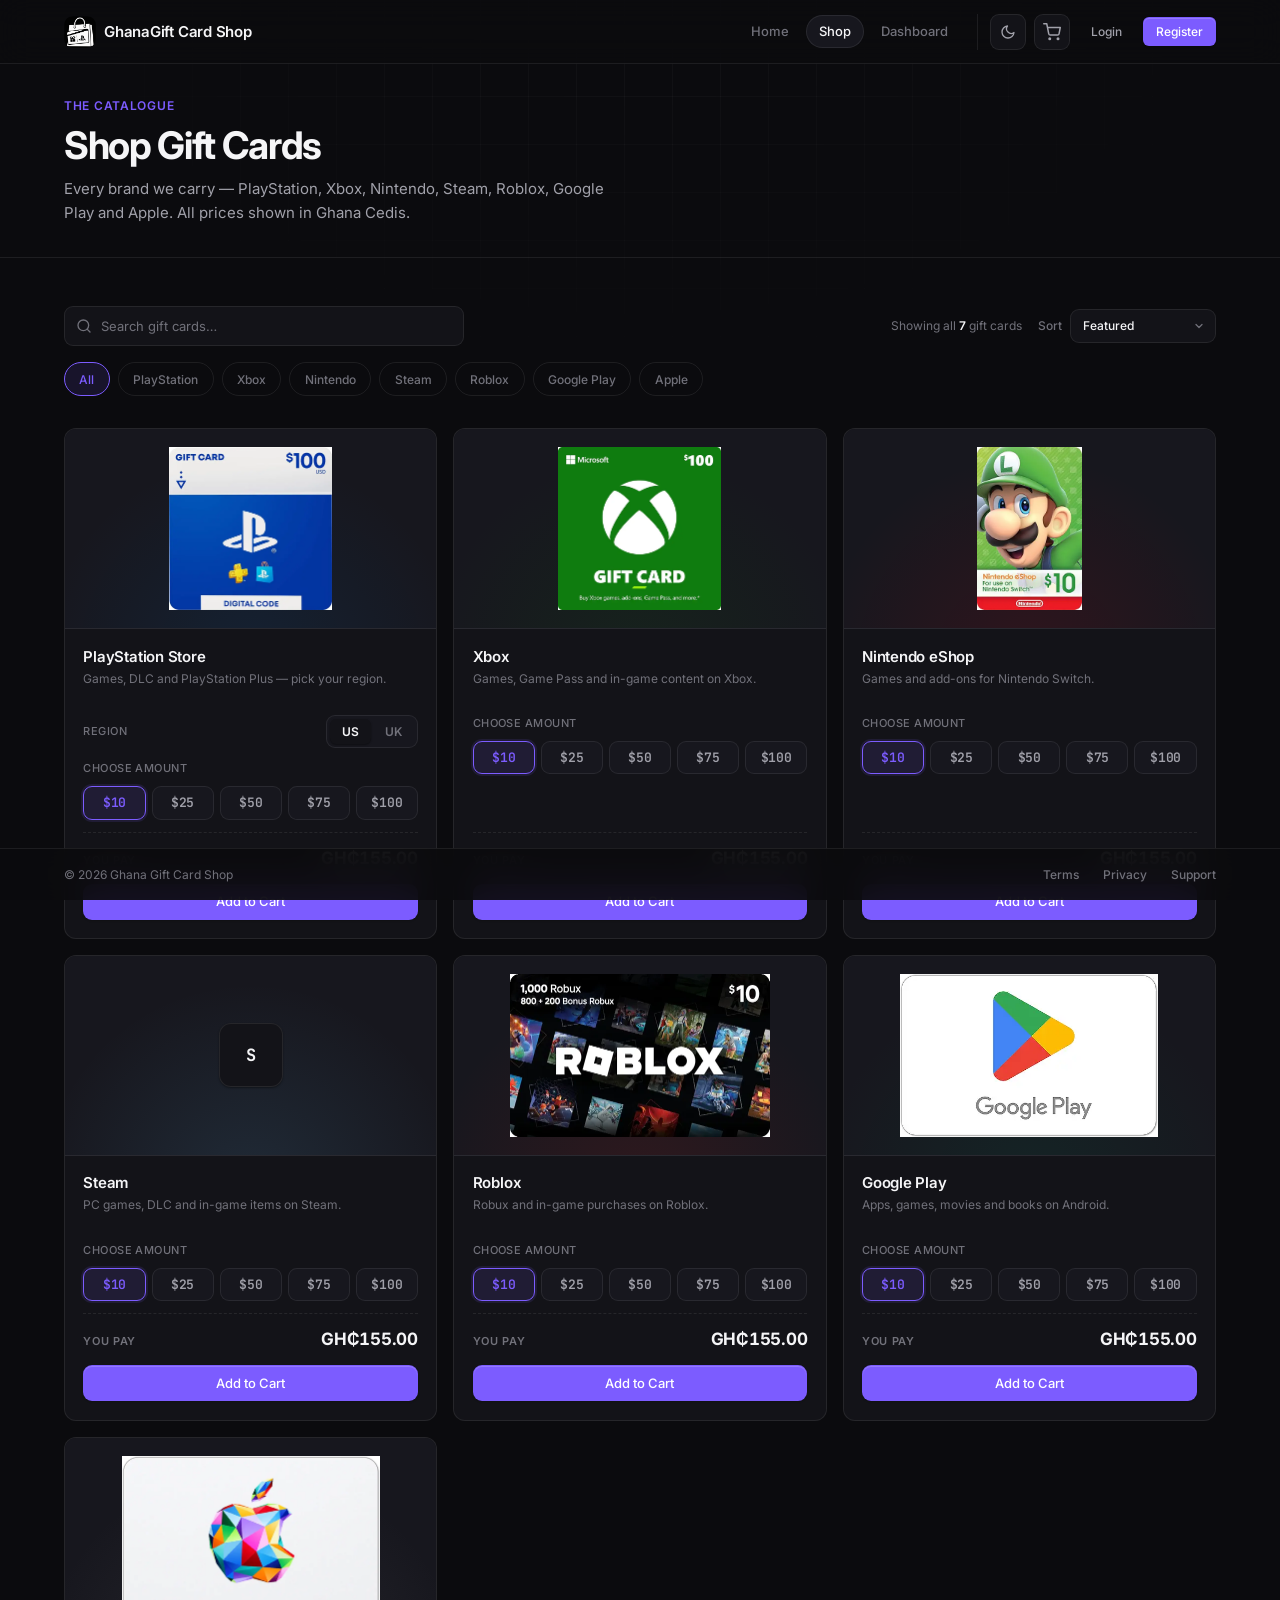
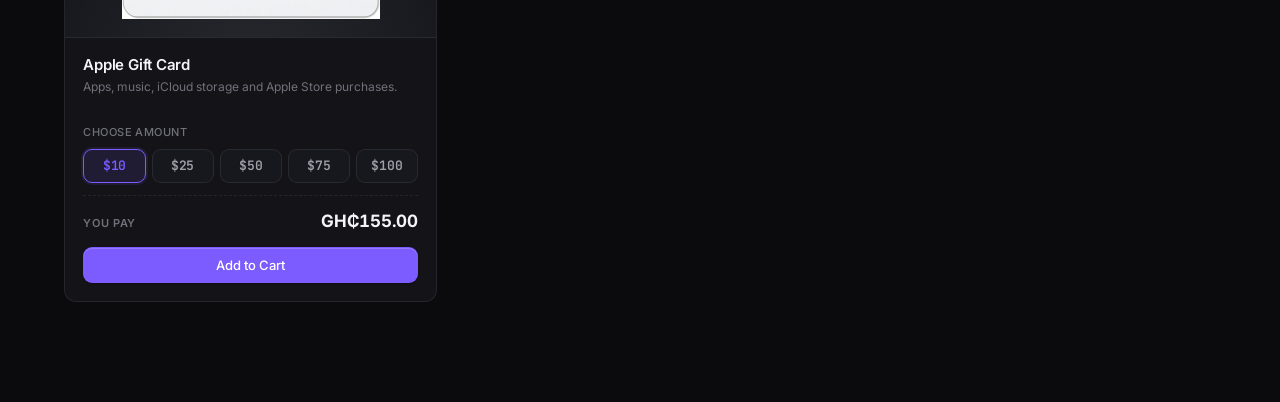
<file: shop.html>
<!DOCTYPE html>
<html lang="en" data-theme="dark">
<head>
<meta charset="UTF-8">
<meta name="viewport" content="width=device-width, initial-scale=1.0">
<title>Shop Gift Cards — Ghana Gift Card Shop</title>
<meta name="description" content="Browse PlayStation, Xbox, Nintendo, Steam, Roblox, Google Play and Apple gift cards. Prices in GHS, delivered instantly.">
<meta name="theme-color" content="#0B0B0E">

<link rel="icon" type="image/png" href="images/ggcs-logo.png">

<link rel="preconnect" href="https://fonts.googleapis.com">

<link rel="preconnect" href="https://fonts.googleapis.com">
<link rel="preconnect" href="https://fonts.gstatic.com" crossorigin>
<link href="https://fonts.googleapis.com/css2?family=Inter:wght@400;500;600;700;800&family=JetBrains+Mono:wght@400;500;600&display=swap" rel="stylesheet">

<link rel="stylesheet" href="css/style.css">
</head>

<body>
<div class="bg-grid-ambient" aria-hidden="true"></div>

<header id="siteHeader" class="site-header"></header>

<main id="main" data-page="shop">

  <!-- ---------- Page head ---------- -->
  <div class="page-head">
    <div class="container">
      <span class="page-head__eyebrow">The catalogue</span>
      <h1 class="page-head__title">Shop Gift Cards</h1>
      <p class="page-head__sub">
        Every brand we carry — PlayStation, Xbox, Nintendo, Steam, Roblox,
        Google Play and Apple. All prices shown in Ghana Cedis.
      </p>
    </div>
  </div>

  <div class="container section">

    <!-- ---------- Toolbar: search + sort + count ---------- -->
    <div class="shop-toolbar">

      <div class="shop-search">
        <svg class="shop-search__icon" viewBox="0 0 24 24" fill="none"
             stroke="currentColor" stroke-width="2" stroke-linecap="round"
             stroke-linejoin="round" aria-hidden="true">
          <circle cx="11" cy="11" r="8"></circle>
          <line x1="21" y1="21" x2="16.65" y2="16.65"></line>
        </svg>
        <input type="search" id="shopSearch"
               placeholder="Search gift cards…"
               aria-label="Search gift cards">
      </div>

      <div class="shop-toolbar__right">
        <span class="shop-count" id="shopCount"></span>

        <label class="shop-sort">
          <span class="shop-sort__label">Sort</span>
          <select id="shopSort" aria-label="Sort products">
            <option value="featured">Featured</option>
            <option value="price-asc">Price: Low to high</option>
            <option value="price-desc">Price: High to low</option>
            <option value="name">Name A–Z</option>
          </select>
        </label>
      </div>

    </div>

    <!-- ---------- Category pills ---------- -->
    <div class="shop-categories" id="shopCategories"
         role="group" aria-label="Filter by brand"></div>

    <!-- ---------- Product grid ---------- -->
    <div class="product-grid" id="shopGrid"></div>

    <!-- ---------- Empty state ---------- -->
    <div class="shop-empty" id="shopEmpty" hidden>
      <div class="shop-empty__icon" aria-hidden="true">
        <svg width="24" height="24" viewBox="0 0 24 24" fill="none"
             stroke="currentColor" stroke-width="2" stroke-linecap="round"
             stroke-linejoin="round">
          <circle cx="11" cy="11" r="8"></circle>
          <line x1="21" y1="21" x2="16.65" y2="16.65"></line>
        </svg>
      </div>
      <h2 class="shop-empty__title">No gift cards found</h2>
      <p class="shop-empty__text" id="shopEmptyText">
        Try clearing your filters or searching for a different brand.
      </p>
      <button type="button" class="btn btn--secondary" id="shopClearFilters">
        Clear filters
      </button>
    </div>

  </div>

</main>

<footer id="siteFooter" class="site-footer"></footer>

<!-- ==========================================================================
     SCRIPTS
     Shared scripts first (define window.GC / window.CATALOG), then this
     page's script (registers window.PageInit.shop), then the router last.
     ========================================================================== -->
<script src="js/header.js"></script>
<script src="js/footer.js"></script>
<script src="js/main.js"></script>
<script src="js/products.js"></script>
<script src="js/shop.js"></script>
<script src="js/router.js"></script>


</body>
</html>
</file>
<file: css/style.css>
/* ==========================================================================
   GHANA GIFT CARD SHOP — STYLES
   --------------------------------------------------------------------------
   Dark, render.com-inspired. Near-black surfaces, hairline borders, one
   purple brand accent used sparingly. Full light-theme override via
   [data-theme="light"].

   Layout: fixed header (top) + fixed footer (bottom). Body has matching
   padding so content never sits behind them.

   --------------------------------------------------------------------------
   TABLE OF CONTENTS
   --------------------------------------------------------------------------
    1. Tokens: dark (default)
    2. Tokens: light override
    3. Reset & base
    4. Layout (container, section)
    5. Buttons
    6. Header (fixed)
    7. Footer (fixed)
    8. Page head (shared)
    9. Hero
   10. Trust strip
   11. Section heads
   12. Product grid & card
   13. Features
   14. How it works (steps)
   15. CTA band
   16. Shop page
   17. Cart page
   18. Auth pages (login / register)
   19. Dashboard page
   20. Legal pages (terms, privacy)
   21. 404 page
   22. Codes modal (dashboard)
   23. Inline codes (dashboard table)
   24. Toasts
   25. Cart prompt modal
   26. WhatsApp chat widget
   27. SPA page loader
   28. Utilities
   29. Global responsive
   30. Reduced motion
   ========================================================================== */

/* ==========================================================================
   1. TOKENS — DARK (DEFAULT)
   ========================================================================== */
:root {
  /* Surfaces */
  --c-bg:            #0B0B0E;
  --c-bg-subtle:     #0F0F14;
  --c-surface:       #131318;
  --c-surface-hover: #181820;
  --c-surface-2:     #17171E;
  --c-surface-3:     #1E1E26;
  --c-surface-pill:  rgba(255, 255, 255, 0.05);

  /* Borders */
  --c-border:        rgba(255, 255, 255, 0.08);
  --c-border-hover:  rgba(255, 255, 255, 0.16);
  --c-border-accent: rgba(124, 92, 255, 0.35);

  /* Text */
  --c-ink:   #F5F5F7;
  --c-body:  #A1A1AA;
  --c-muted: #71717A;
  --c-faint: #3F3F46;

  /* Brand */
  --c-primary:        #7C5CFF;
  --c-primary-hover:  #8F72FF;
  --c-primary-active: #6B49F7;
  --c-primary-soft:   rgba(124, 92, 255, 0.12);
  --c-primary-ring:   rgba(124, 92, 255, 0.32);
  --grad-brand:       linear-gradient(135deg, #7C5CFF 0%, #A076F9 100%);
  --glow-hero:        radial-gradient(ellipse 80% 50% at 50% -10%, rgba(124, 92, 255, 0.22) 0%, rgba(11, 11, 14, 0) 70%);

  /* Status */
  --c-success:      #34D399;
  --c-success-soft: rgba(52, 211, 153, 0.12);
  --c-danger:       #F87171;
  --c-danger-soft:  rgba(248, 113, 113, 0.12);
  --c-warning:      #FBBF24;

  /* Chrome */
  --header-bg:      rgba(11, 11, 14, 0.82);
  --footer-bg:      rgba(11, 11, 14, 0.92);
  --card-glow-base: rgba(124, 92, 255, 0.14);

  /* Shadows */
  --shadow-sm: 0 1px 2px rgba(0, 0, 0, 0.4);
  --shadow-md: 0 8px 24px -4px rgba(0, 0, 0, 0.5), 0 2px 6px -1px rgba(0, 0, 0, 0.3);
  --shadow-lg: 0 20px 38px -8px rgba(0, 0, 0, 0.65), 0 8px 16px -4px rgba(0, 0, 0, 0.45);

  /* Type */
  --font-sans: 'Inter', -apple-system, BlinkMacSystemFont, 'Segoe UI', Roboto, sans-serif;
  --font-mono: 'JetBrains Mono', ui-monospace, SFMono-Regular, Menlo, Consolas, monospace;

  --fs-2xs:  0.6875rem;
  --fs-xs:   0.75rem;
  --fs-sm:   0.8125rem;
  --fs-base: 0.9375rem;
  --fs-lg:   1.0625rem;
  --fs-xl:   1.375rem;
  --fs-2xl:  1.75rem;
  --fs-3xl:  2.375rem;

  /* Spacing */
  --sp-1: 0.25rem;  --sp-2: 0.5rem;   --sp-3: 0.75rem;  --sp-4: 1rem;
  --sp-5: 1.5rem;   --sp-6: 2rem;     --sp-7: 3rem;     --sp-8: 4.5rem;

  /* Radii */
  --r-xs: 4px; --r-sm: 6px; --r-md: 9px; --r-lg: 12px; --r-xl: 16px; --r-full: 9999px;

  /* Layout */
  --container: 1200px;
  --header-h:  64px;
  --footer-h:  52px;

  /* Motion */
  --ease: cubic-bezier(0.16, 1, 0.3, 1);
  --dur:  180ms;
}

/* ==========================================================================
   2. TOKENS — LIGHT OVERRIDE
   ========================================================================== */
[data-theme="light"] {
  --c-bg:            #FAFAFA;
  --c-bg-subtle:     #F3F3F5;
  --c-surface:       #FFFFFF;
  --c-surface-hover: #F8F8FA;
  --c-surface-2:     #F4F4F7;
  --c-surface-3:     #EAEAEF;
  --c-surface-pill:  rgba(0, 0, 0, 0.04);

  --c-border:        #E4E4E8;
  --c-border-hover:  #C7C7CF;
  --c-border-accent: rgba(99, 66, 232, 0.32);

  --c-ink:   #0E0E12;
  --c-body:  #52525B;
  --c-muted: #71717A;
  --c-faint: #A1A1AA;

  --c-primary:        #6342E8;
  --c-primary-hover:  #5031D4;
  --c-primary-active: #4224BA;
  --c-primary-soft:   rgba(99, 66, 232, 0.08);
  --c-primary-ring:   rgba(99, 66, 232, 0.25);
  --grad-brand:       linear-gradient(135deg, #6342E8 0%, #875BF7 100%);
  --glow-hero:        radial-gradient(ellipse 80% 50% at 50% -10%, rgba(99, 66, 232, 0.08) 0%, rgba(250, 250, 250, 0) 70%);

  --c-success:      #059669;
  --c-success-soft: rgba(5, 150, 105, 0.09);
  --c-danger:       #E11D48;
  --c-danger-soft:  rgba(225, 29, 72, 0.09);
  --c-warning:      #D97706;

  --header-bg:      rgba(250, 250, 250, 0.84);
  --footer-bg:      rgba(250, 250, 250, 0.94);
  --card-glow-base: rgba(99, 66, 232, 0.08);

  --shadow-sm: 0 1px 2px rgba(0, 0, 0, 0.04), 0 1px 1px rgba(0, 0, 0, 0.02);
  --shadow-md: 0 6px 18px -3px rgba(0, 0, 0, 0.07), 0 2px 5px -1px rgba(0, 0, 0, 0.04);
  --shadow-lg: 0 16px 36px -6px rgba(0, 0, 0, 0.09), 0 6px 14px -3px rgba(0, 0, 0, 0.04);
}

/* ==========================================================================
   3. RESET & BASE
   ========================================================================== */
*, *::before, *::after { box-sizing: border-box; }
html { -webkit-text-size-adjust: 100%; scroll-behavior: smooth; }

body {
  margin: 0;
  padding-top: var(--header-h);
  padding-bottom: var(--footer-h);
  min-height: 100vh;
  font-family: var(--font-sans);
  font-size: var(--fs-base);
  line-height: 1.6;
  color: var(--c-body);
  background-color: var(--c-bg);
  transition: background-color var(--dur) var(--ease), color var(--dur) var(--ease);
  -webkit-font-smoothing: antialiased;
  -moz-osx-font-smoothing: grayscale;
}

/* Subtle grid-line motif common on render.com */
.bg-grid-ambient {
  position: fixed;
  inset: 0;
  pointer-events: none;
  z-index: 0;
  background-size: 48px 48px;
  background-image:
    linear-gradient(to right, var(--c-border) 1px, transparent 1px),
    linear-gradient(to bottom, var(--c-border) 1px, transparent 1px);
  mask-image: radial-gradient(ellipse 65% 55% at 50% 0%, black 20%, transparent 80%);
  -webkit-mask-image: radial-gradient(ellipse 65% 55% at 50% 0%, black 20%, transparent 80%);
  opacity: 0.35;
}

h1, h2, h3, h4 {
  margin: 0 0 var(--sp-3);
  color: var(--c-ink);
  line-height: 1.2;
  font-weight: 600;
  letter-spacing: -0.025em;
}
h1 { font-size: var(--fs-3xl); letter-spacing: -0.035em; }
h2 { font-size: var(--fs-xl); letter-spacing: -0.02em; }
h3 { font-size: var(--fs-lg); letter-spacing: -0.015em; }

p { margin: 0 0 var(--sp-4); }
p:last-child { margin-bottom: 0; }

a { color: var(--c-ink); text-decoration: none; transition: color var(--dur) var(--ease); }
a:hover { color: var(--c-primary); }

ul, ol { margin: 0; padding: 0; list-style: none; }
button, input, select, textarea { font: inherit; color: inherit; }

:focus-visible {
  outline: 2px solid var(--c-primary);
  outline-offset: 2px;
  border-radius: var(--r-sm);
}

[hidden] { display: none !important; }
::selection { background: var(--c-primary-soft); color: var(--c-ink); }

/* Scrollbar */
* { scrollbar-color: var(--c-border-hover) transparent; scrollbar-width: thin; }
*::-webkit-scrollbar { width: 10px; height: 10px; }
*::-webkit-scrollbar-track { background: transparent; }
*::-webkit-scrollbar-thumb { background: var(--c-border-hover); border-radius: var(--r-full); }
*::-webkit-scrollbar-thumb:hover { background: var(--c-muted); }

.mono { font-family: var(--font-mono); letter-spacing: -0.01em; }
.tabular { font-variant-numeric: tabular-nums; }

/* ==========================================================================
   4. LAYOUT
   ========================================================================== */
.container {
  width: 100%;
  max-width: var(--container);
  margin-inline: auto;
  padding-inline: var(--sp-5);
  position: relative;
  z-index: 1;
}
@media (max-width: 640px) { .container { padding-inline: var(--sp-4); } }
.section { padding-block: var(--sp-7); }

/* ==========================================================================
   5. BUTTONS
   ========================================================================== */
.btn {
  display: inline-flex;
  align-items: center;
  justify-content: center;
  gap: var(--sp-2);
  padding: 0.55rem 1.1rem;
  border: 1px solid transparent;
  border-radius: var(--r-md);
  font-size: var(--fs-sm);
  font-weight: 500;
  line-height: 1.25;
  cursor: pointer;
  white-space: nowrap;
  transition: background var(--dur) var(--ease),
              border-color var(--dur) var(--ease),
              color var(--dur) var(--ease),
              box-shadow var(--dur) var(--ease),
              transform var(--dur) var(--ease);
}
.btn:active { transform: translateY(1px); }
.btn:disabled, .btn.is-disabled {
  opacity: 0.45; cursor: not-allowed; pointer-events: none;
}

.btn--primary {
  background: var(--c-primary);
  color: #FFFFFF;
  box-shadow: 0 1px 2px rgba(0,0,0,0.2), inset 0 1px 0 rgba(255,255,255,0.18);
}
.btn--primary:hover:not(:disabled) {
  background: var(--c-primary-hover);
  box-shadow: 0 0 0 3px var(--c-primary-soft), 0 2px 4px rgba(0,0,0,0.15);
}
.btn--primary:active:not(:disabled) { background: var(--c-primary-active); }

.btn--secondary {
  background: var(--c-surface-2);
  border-color: var(--c-border);
  color: var(--c-ink);
}
.btn--secondary:hover:not(:disabled) {
  background: var(--c-surface-3);
  border-color: var(--c-border-hover);
}

.btn--ghost { background: transparent; color: var(--c-body); }
.btn--ghost:hover:not(:disabled) { background: var(--c-surface-2); color: var(--c-ink); }

.btn--sm { padding: 0.38rem 0.75rem; font-size: var(--fs-xs); border-radius: var(--r-sm); }
.btn--lg { padding: 0.72rem 1.45rem; font-size: var(--fs-base); }
.btn--block { width: 100%; }

/* ==========================================================================
   6. HEADER (FIXED)
   ========================================================================== */
.site-header {
  position: fixed;
  top: 0; left: 0; right: 0;
  z-index: 100;
  height: var(--header-h);
  background: var(--header-bg);
  backdrop-filter: saturate(180%) blur(16px);
  -webkit-backdrop-filter: saturate(180%) blur(16px);
  border-bottom: 1px solid var(--c-border);
  transition: border-color var(--dur) var(--ease), background var(--dur) var(--ease);
}
.header-inner {
  display: flex;
  align-items: center;
  justify-content: space-between;
  height: 100%;
  gap: var(--sp-4);
}

/* Brand ---------------------------------------------------------------- */
.brand {
  display: inline-flex;
  align-items: center;
  gap: var(--sp-2);
  color: var(--c-ink);
  font-weight: 600;
  font-size: var(--fs-base);
  letter-spacing: -0.015em;
  flex-shrink: 0;
}
.brand:hover { color: var(--c-ink); }

/* Logo mark — holds the GGCS logo image.
   In dark mode the white-bg logo is inverted to blend into the theme.
   Light mode shows the original colours. */
.brand__mark {
  display: grid;
  place-items: center;
  width: 32px;
  height: 32px;
  flex-shrink: 0;
  border-radius: var(--r-md);
  background-color: transparent;
  overflow: hidden;
}
.brand__mark img {
  width: 100%;
  height: 100%;
  object-fit: contain;
  display: block;
  filter: invert(1);
}
[data-theme="light"] .brand__mark img {
  filter: none;
}

/* Nav ------------------------------------------------------------------- */
.primary-nav {
  display: flex;
  align-items: center;
  gap: var(--sp-4);
}
.nav-list { display: flex; align-items: center; gap: 4px; }
.nav-list a {
  display: inline-flex;
  align-items: center;
  padding: 0.35rem 0.75rem;
  border-radius: var(--r-full);
  font-size: var(--fs-sm);
  font-weight: 500;
  color: var(--c-muted);
  border: 1px solid transparent;
  transition: all var(--dur) var(--ease);
}
.nav-list a:hover { color: var(--c-ink); background: var(--c-surface-pill); }
.nav-list a.is-active {
  color: var(--c-ink);
  background: var(--c-surface-2);
  border-color: var(--c-border);
}

.nav-actions {
  display: flex;
  align-items: center;
  gap: var(--sp-2);
  padding-left: var(--sp-3);
  border-left: 1px solid var(--c-border);
}

/* Theme toggle ---------------------------------------------------------- */
.theme-toggle-btn {
  position: relative;
  display: inline-flex;
  align-items: center;
  justify-content: center;
  width: 36px;
  height: 36px;
  border-radius: var(--r-md);
  background: var(--c-surface);
  border: 1px solid var(--c-border);
  color: var(--c-body);
  cursor: pointer;
  transition: all var(--dur) var(--ease);
}
.theme-toggle-btn:hover {
  background: var(--c-surface-2);
  color: var(--c-ink);
  border-color: var(--c-border-hover);
}
.theme-toggle-btn svg { width: 16px; height: 16px; }
.theme-tooltip {
  position: absolute;
  top: calc(100% + 8px);
  right: 0;
  background: var(--c-surface-3);
  color: var(--c-ink);
  border: 1px solid var(--c-border);
  padding: 4px 8px;
  font-size: var(--fs-2xs);
  border-radius: var(--r-xs);
  white-space: nowrap;
  pointer-events: none;
  opacity: 0;
  transform: translateY(-4px);
  transition: all 120ms ease;
  box-shadow: var(--shadow-md);
}
.theme-toggle-btn:hover .theme-tooltip { opacity: 1; transform: translateY(0); }

/* Cart ------------------------------------------------------------------ */
.cart-link {
  position: relative;
  display: grid;
  place-items: center;
  width: 36px;
  height: 36px;
  border-radius: var(--r-md);
  background: var(--c-surface);
  border: 1px solid var(--c-border);
  color: var(--c-body);
  cursor: pointer;
  transition: all var(--dur) var(--ease);
}
.cart-link:hover {
  background: var(--c-surface-2);
  color: var(--c-ink);
  border-color: var(--c-border-hover);
}
.cart-count {
  position: absolute;
  top: -5px;
  right: -5px;
  min-width: 18px;
  height: 18px;
  padding: 0 4px;
  border-radius: var(--r-full);
  background: var(--c-primary);
  color: #fff;
  font-size: 0.65rem;
  font-weight: 700;
  line-height: 16px;
  text-align: center;
  border: 2px solid var(--c-bg);
  box-shadow: 0 1px 3px rgba(0,0,0,0.3);
}
.cart-count[data-count="0"] { display: none; }

/* Mobile nav toggle ----------------------------------------------------- */
.nav-toggle {
  display: none;
  width: 36px;
  height: 36px;
  padding: 0;
  border: 1px solid var(--c-border);
  border-radius: var(--r-md);
  background: var(--c-surface);
  cursor: pointer;
  place-items: center;
  color: var(--c-ink);
}

/* ==========================================================================
   7. FOOTER (FIXED)
   ========================================================================== */
.site-footer {
  position: fixed;
  bottom: 0; left: 0; right: 0;
  z-index: 100;
  height: var(--footer-h);
  background: var(--footer-bg);
  backdrop-filter: saturate(180%) blur(16px);
  -webkit-backdrop-filter: saturate(180%) blur(16px);
  border-top: 1px solid var(--c-border);
  transition: background var(--dur) var(--ease), border-color var(--dur) var(--ease);
}
.footer-inner {
  display: flex;
  align-items: center;
  justify-content: space-between;
  height: 100%;
  font-size: var(--fs-xs);
  color: var(--c-muted);
}
.footer-links { display: flex; gap: var(--sp-5); }
.footer-links a { color: var(--c-muted); font-weight: 500; }
.footer-links a:hover { color: var(--c-ink); }

/* ==========================================================================
   8. PAGE HEAD (shared by all inner pages)
   ========================================================================== */
.page-head {
  padding-block: var(--sp-6);
  border-bottom: 1px solid var(--c-border);
}
.page-head__eyebrow {
  display: block;
  margin-bottom: var(--sp-2);
  font-size: var(--fs-xs);
  font-weight: 600;
  letter-spacing: 0.06em;
  text-transform: uppercase;
  color: var(--c-primary);
}
.page-head__title {
  margin: 0 0 var(--sp-2);
  font-size: var(--fs-3xl);
  font-weight: 700;
  letter-spacing: -0.035em;
  color: var(--c-ink);
}
.page-head__sub {
  margin: 0;
  color: var(--c-body);
  font-size: var(--fs-base);
  max-width: 60ch;
}

/* ==========================================================================
   9. HERO
   ========================================================================== */
.hero {
  position: relative;
  padding-top: var(--sp-8);
  padding-bottom: var(--sp-7);
  overflow: hidden;
  border-bottom: 1px solid var(--c-border);
}
.hero::before {
  content: '';
  position: absolute;
  inset: 0;
  background: var(--glow-hero);
  pointer-events: none;
}
.hero-inner {
  position: relative;
  z-index: 1;
  display: grid;
  grid-template-columns: 1.15fr 0.95fr;
  gap: var(--sp-7);
  align-items: center;
}

.hero__eyebrow {
  display: inline-flex;
  align-items: center;
  gap: var(--sp-2);
  padding: 0.3rem 0.85rem;
  margin-bottom: var(--sp-4);
  border: 1px solid var(--c-border);
  border-radius: var(--r-full);
  background: var(--c-surface);
  color: var(--c-body);
  font-size: var(--fs-xs);
  font-weight: 500;
  box-shadow: var(--shadow-sm);
}
.hero__status-dot {
  width: 6px;
  height: 6px;
  border-radius: 50%;
  background: var(--c-success);
  box-shadow: 0 0 6px var(--c-success);
  animation: pulse-dot 2s ease-in-out infinite;
}
@keyframes pulse-dot { 0%, 100% { opacity: 1; } 50% { opacity: 0.4; } }

.hero__title {
  margin: 0 0 var(--sp-4);
  font-size: clamp(2.25rem, 5vw, 3.4rem);
  line-height: 1.05;
  font-weight: 700;
  letter-spacing: -0.035em;
  color: var(--c-ink);
}
.hero__title-accent {
  background: var(--grad-brand);
  -webkit-background-clip: text;
  background-clip: text;
  color: transparent;
  -webkit-text-fill-color: transparent;
  display: inline-block;
}
.hero__lead {
  margin: 0 0 var(--sp-6);
  max-width: 52ch;
  color: var(--c-body);
  font-size: var(--fs-lg);
  line-height: 1.6;
}
.hero__actions {
  display: flex;
  gap: var(--sp-3);
  flex-wrap: wrap;
  margin-bottom: var(--sp-6);
}
.hero__meta {
  display: flex;
  gap: var(--sp-5);
  flex-wrap: wrap;
  font-size: var(--fs-sm);
  color: var(--c-muted);
}
.hero__meta li {
  display: inline-flex;
  align-items: center;
  gap: var(--sp-2);
}
.hero__meta-check {
  display: inline-grid;
  place-items: center;
  width: 16px;
  height: 16px;
  border-radius: 50%;
  background: var(--c-primary-soft);
  color: var(--c-primary);
  border: 1px solid var(--c-border-accent);
}

/* Hero card mockups ----------------------------------------------------- */
.hero__visual {
  position: relative;
  height: 360px;
  perspective: 1000px;
}
.card-mock {
  position: absolute;
  width: 320px;
  height: 194px;
  padding: 1.25rem;
  border-radius: var(--r-xl);
  border: 1px solid var(--c-border);
  box-shadow: var(--shadow-lg);
  display: flex;
  flex-direction: column;
  justify-content: space-between;
  backdrop-filter: blur(12px);
  -webkit-backdrop-filter: blur(12px);
  transition: transform 0.4s var(--ease);
}
.card-mock::after {
  content: '';
  position: absolute;
  inset: 0;
  border-radius: inherit;
  background: linear-gradient(135deg, rgba(255,255,255,0.06) 0%, transparent 60%);
  pointer-events: none;
}
.card-mock--front {
  top: 30px; left: 20px;
  z-index: 2;
  background: linear-gradient(145deg, var(--c-surface-2) 0%, var(--c-surface) 100%);
  transform: rotate(-3deg) translateZ(20px);
  border-color: var(--c-border-hover);
}
.card-mock--front:hover { transform: rotate(-1deg) translateY(-6px) translateZ(30px); }
.card-mock--back {
  top: 130px; left: 140px;
  z-index: 1;
  background: linear-gradient(145deg, var(--c-surface-3) 0%, var(--c-surface-2) 100%);
  transform: rotate(5deg);
  opacity: 0.9;
}
.card-mock--back:hover { transform: rotate(3deg) translateY(-4px); }

.card-mock__header {
  display: flex;
  justify-content: space-between;
  align-items: center;
}
.card-mock__brand {
  font-size: var(--fs-xs);
  font-weight: 700;
  letter-spacing: 0.08em;
  text-transform: uppercase;
  color: var(--c-ink);
}
.card-mock__chip {
  width: 24px;
  height: 18px;
  border-radius: 4px;
  border: 1px solid var(--c-border-accent);
  background: var(--c-primary-soft);
}
.card-mock__tag {
  font-size: 10px;
  font-weight: 600;
  letter-spacing: 0.14em;
  text-transform: uppercase;
  color: rgba(255, 255, 255, 0.45);
  margin-bottom: 3px;
}
.card-mock__value {
  font-size: var(--fs-2xl);
  font-weight: 700;
  letter-spacing: -0.02em;
  color: var(--c-ink);
}
.card-mock__footer {
  display: flex;
  justify-content: space-between;
  align-items: baseline;
  font-size: var(--fs-xs);
  color: var(--c-muted);
}
.card-mock__code {
  font-family: var(--font-mono);
  letter-spacing: 0.12em;
  font-size: var(--fs-xs);
  color: var(--c-body);
}

/* ==========================================================================
   10. TRUST STRIP
   ========================================================================== */
.trust-strip {
  display: grid;
  grid-template-columns: repeat(4, 1fr);
  gap: var(--sp-4);
  padding: var(--sp-5) 0;
  border-bottom: 1px solid var(--c-border);
}
.trust-strip__item {
  display: flex;
  align-items: center;
  gap: var(--sp-3);
  padding: var(--sp-2) var(--sp-3);
  border-radius: var(--r-md);
  transition: background var(--dur) var(--ease);
}
.trust-strip__item:hover { background: var(--c-surface-pill); }
.trust-strip__icon {
  display: grid;
  place-items: center;
  width: 34px;
  height: 34px;
  flex-shrink: 0;
  border-radius: var(--r-md);
  background: var(--c-surface);
  border: 1px solid var(--c-border);
  color: var(--c-primary);
  box-shadow: var(--shadow-sm);
}
.trust-strip__label {
  font-size: var(--fs-xs);
  font-weight: 500;
  color: var(--c-muted);
  line-height: 1.35;
}
.trust-strip__label strong {
  display: block;
  color: var(--c-ink);
  font-size: var(--fs-sm);
  font-weight: 600;
}

/* ==========================================================================
   11. SECTION HEADS
   ========================================================================== */
.section-head {
  display: flex;
  align-items: flex-end;
  justify-content: space-between;
  gap: var(--sp-4);
  margin-bottom: var(--sp-6);
  flex-wrap: wrap;
}
.section-head__title {
  margin: 0 0 6px;
  font-size: var(--fs-xl);
  font-weight: 600;
  letter-spacing: -0.02em;
}
.section-head__sub {
  margin: 0;
  color: var(--c-body);
  font-size: var(--fs-sm);
  max-width: 58ch;
}
.section-head__link {
  font-size: var(--fs-sm);
  font-weight: 500;
  color: var(--c-primary);
  display: inline-flex;
  align-items: center;
  gap: 4px;
}
.section-head__link:hover { color: var(--c-primary-hover); }

/* ==========================================================================
   12. PRODUCT GRID & CARD
   ========================================================================== */
.product-grid {
  display: grid;
  grid-template-columns: repeat(3, 1fr);
  gap: var(--sp-4);
}
.product-card {
  display: flex;
  flex-direction: column;
  background: var(--c-surface);
  border: 1px solid var(--c-border);
  border-radius: var(--r-lg);
  overflow: hidden;
  position: relative;
  transition: border-color var(--dur) var(--ease),
              transform var(--dur) var(--ease),
              box-shadow var(--dur) var(--ease);
}
.product-card:hover {
  border-color: var(--c-border-hover);
  transform: translateY(-2px);
  box-shadow: var(--shadow-md);
}

/* Media strip (image tile over a brand-tinted glow) --------------------- */
.product-card__media {
  position: relative;
  display: grid;
  place-items: center;
  height: 200px;
  background: var(--c-surface-2);
  border-bottom: 1px solid var(--c-border);
  overflow: hidden;
}
.product-card__media::before {
  content: '';
  position: absolute;
  inset: 0;
  background: radial-gradient(circle at 50% 120%,
              var(--brand, var(--c-primary)) 0%, transparent 70%);
  opacity: 0.12;
}

/* Initials fallback (only shown when a product has no image) */
.product-card__logo {
  position: relative;
  display: grid;
  place-items: center;
  width: 64px;
  height: 64px;
  border-radius: var(--r-lg);
  background: var(--c-surface);
  border: 1px solid var(--c-border);
  font-weight: 700;
  font-size: var(--fs-lg);
  font-family: var(--font-mono);
  letter-spacing: -0.02em;
  color: var(--c-ink);
  box-shadow: var(--shadow-sm);
  z-index: 1;
}

/* Real product image — fills the tile, preserves aspect ratio */
.product-card__image {
  position: absolute;
  inset: 0;
  width: 100%;
  height: 100%;
  object-fit: contain;
  padding: 18px;
  z-index: 1;
}
@media (max-width: 560px) {
  .product-card__media { height: 170px; }
  .product-card__image { padding: 14px; }
}

/* Body ------------------------------------------------------------------ */
.product-card__body {
  padding: 1.15rem;
  display: flex;
  flex-direction: column;
  gap: var(--sp-3);
  flex: 1;
}
.product-card__name {
  margin: 0 0 4px;
  font-size: var(--fs-base);
  font-weight: 600;
  color: var(--c-ink);
}
.product-card__blurb {
  margin: 0;
  font-size: var(--fs-xs);
  color: var(--c-muted);
  line-height: 1.5;
  min-height: 2.8em;
}

/* Region toggle (PSN only) --------------------------------------------- */
.product-card__region {
  display: flex;
  align-items: center;
  justify-content: space-between;
  gap: var(--sp-3);
}
.product-card__region-label {
  font-size: var(--fs-2xs);
  font-weight: 500;
  color: var(--c-muted);
  text-transform: uppercase;
  letter-spacing: 0.04em;
}
.region-toggle {
  display: inline-flex;
  padding: 3px;
  border: 1px solid var(--c-border);
  border-radius: var(--r-md);
  background: var(--c-surface-2);
  gap: 2px;
}
.region-btn {
  padding: 3px 12px;
  border: 0;
  border-radius: var(--r-sm);
  background: transparent;
  color: var(--c-muted);
  font-size: var(--fs-xs);
  font-weight: 600;
  cursor: pointer;
  transition: all var(--dur) var(--ease);
}
.region-btn:hover { color: var(--c-ink); }
.region-btn.is-active {
  background: var(--c-surface);
  color: var(--c-ink);
  box-shadow: var(--shadow-sm);
}

/* Denomination buttons (Apple-style) ------------------------------------ */
.product-card__field { display: flex; flex-direction: column; gap: 8px; }
.product-card__label {
  font-size: var(--fs-2xs);
  font-weight: 500;
  color: var(--c-muted);
  text-transform: uppercase;
  letter-spacing: 0.04em;
}
.denom-grid {
  display: grid;
  grid-template-columns: repeat(5, 1fr);
  gap: 6px;
}
.denom-btn {
  padding: 8px 4px;
  border: 1px solid var(--c-border);
  border-radius: var(--r-md);
  background: var(--c-surface-2);
  color: var(--c-body);
  font-size: var(--fs-sm);
  font-weight: 600;
  font-family: var(--font-mono);
  letter-spacing: -0.02em;
  text-align: center;
  line-height: 1.2;
  cursor: pointer;
  transition: all var(--dur) var(--ease);
}
.denom-btn:hover {
  border-color: var(--c-border-hover);
  color: var(--c-ink);
  background: var(--c-surface-3);
}
.denom-btn.is-active {
  background: var(--c-primary-soft);
  border-color: var(--c-primary);
  color: var(--c-primary);
  box-shadow: 0 0 0 2px var(--c-primary-soft);
}

/* Price row (You pay) --------------------------------------------------- */
.product-card__pay {
  display: flex;
  align-items: baseline;
  justify-content: space-between;
  gap: var(--sp-3);
  padding-top: var(--sp-3);
  margin-top: auto;
  border-top: 1px dashed var(--c-border);
}
.product-card__pay-label {
  font-size: var(--fs-2xs);
  text-transform: uppercase;
  letter-spacing: 0.06em;
  font-weight: 600;
  color: var(--c-muted);
}
.product-card__pay-value {
  font-size: var(--fs-lg);
  font-weight: 700;
  color: var(--c-ink);
  letter-spacing: -0.015em;
}

/* ==========================================================================
   13. FEATURES
   ========================================================================== */
.features-grid {
  display: grid;
  grid-template-columns: repeat(4, 1fr);
  gap: var(--sp-4);
}
.feature {
  padding: 1.35rem;
  border: 1px solid var(--c-border);
  border-radius: var(--r-lg);
  background: var(--c-surface);
  transition: all var(--dur) var(--ease);
}
.feature:hover {
  border-color: var(--c-border-hover);
  transform: translateY(-2px);
  box-shadow: var(--shadow-sm);
}
.feature__icon {
  display: grid;
  place-items: center;
  width: 36px;
  height: 36px;
  margin-bottom: var(--sp-3);
  border-radius: var(--r-md);
  background: var(--c-primary-soft);
  border: 1px solid var(--c-border-accent);
  color: var(--c-primary);
}
.feature__title { margin: 0 0 6px; font-size: var(--fs-sm); font-weight: 600; color: var(--c-ink); }
.feature__text  { margin: 0; font-size: var(--fs-xs); color: var(--c-muted); line-height: 1.6; }

/* ==========================================================================
   14. HOW IT WORKS (STEPS)
   ========================================================================== */
.steps {
  display: grid;
  grid-template-columns: repeat(3, 1fr);
  gap: var(--sp-4);
  counter-reset: step;
}
.step {
  position: relative;
  padding: var(--sp-6) var(--sp-4) var(--sp-4);
  border: 1px solid var(--c-border);
  border-radius: var(--r-lg);
  background: var(--c-surface);
  transition: all var(--dur) var(--ease);
}
.step:hover { border-color: var(--c-border-hover); box-shadow: var(--shadow-sm); }
.step::before {
  counter-increment: step;
  content: '0' counter(step);
  position: absolute;
  top: -14px;
  left: var(--sp-4);
  display: grid;
  place-items: center;
  width: 36px;
  height: 28px;
  border-radius: var(--r-sm);
  background: var(--c-surface-2);
  border: 1px solid var(--c-border);
  color: var(--c-primary);
  font-family: var(--font-mono);
  font-size: var(--fs-xs);
  font-weight: 700;
  box-shadow: var(--shadow-sm);
}
.step__title { margin: var(--sp-2) 0 var(--sp-2); font-size: var(--fs-base); font-weight: 600; color: var(--c-ink); }
.step__text  { margin: 0; font-size: var(--fs-sm); color: var(--c-body); line-height: 1.6; }

/* ==========================================================================
   15. CTA BAND
   ========================================================================== */
.cta-band {
  position: relative;
  padding: var(--sp-7) var(--sp-5);
  border: 1px solid var(--c-border);
  border-radius: var(--r-xl);
  background: var(--c-surface);
  overflow: hidden;
  text-align: center;
  box-shadow: var(--shadow-sm);
}
.cta-band::before {
  content: '';
  position: absolute;
  inset: 0;
  background: radial-gradient(ellipse at 50% -20%, var(--card-glow-base), transparent 70%);
  pointer-events: none;
}
.cta-band__inner {
  position: relative;
  z-index: 1;
  max-width: 620px;
  margin-inline: auto;
}
.cta-band__title {
  margin: 0 0 var(--sp-3);
  font-size: clamp(1.75rem, 3.5vw, 2.3rem);
  font-weight: 700;
  letter-spacing: -0.03em;
}
.cta-band__text {
  margin: 0 0 var(--sp-6);
  color: var(--c-body);
  font-size: var(--fs-base);
}
.cta-band__actions {
  display: flex;
  gap: var(--sp-3);
  flex-wrap: wrap;
  justify-content: center;
}

/* ==========================================================================
   16. SHOP PAGE
   ========================================================================== */
.shop-toolbar {
  display: flex;
  align-items: center;
  justify-content: space-between;
  gap: var(--sp-4);
  margin-bottom: var(--sp-4);
  flex-wrap: wrap;
}

/* Search input ----------------------------------------------------------- */
.shop-search {
  position: relative;
  flex: 1;
  min-width: 220px;
  max-width: 400px;
}
.shop-search__icon {
  position: absolute;
  top: 50%;
  left: 12px;
  transform: translateY(-50%);
  color: var(--c-muted);
  pointer-events: none;
  width: 16px;
  height: 16px;
}
.shop-search input {
  width: 100%;
  padding: 0.55rem 1rem 0.55rem 2.25rem;
  border: 1px solid var(--c-border);
  border-radius: var(--r-md);
  background: var(--c-surface);
  color: var(--c-ink);
  font-size: var(--fs-sm);
  transition: border-color var(--dur) var(--ease), box-shadow var(--dur) var(--ease);
}
.shop-search input::placeholder { color: var(--c-muted); }
.shop-search input:hover { border-color: var(--c-border-hover); }
.shop-search input:focus {
  outline: none;
  border-color: var(--c-primary);
  box-shadow: 0 0 0 3px var(--c-primary-soft);
}

.shop-toolbar__right {
  display: flex;
  align-items: center;
  gap: var(--sp-4);
}

.shop-count {
  font-size: var(--fs-xs);
  color: var(--c-muted);
}
.shop-count strong { color: var(--c-ink); font-weight: 600; }

/* Sort select ------------------------------------------------------------ */
.shop-sort {
  display: inline-flex;
  align-items: center;
  gap: var(--sp-2);
}
.shop-sort__label {
  font-size: var(--fs-xs);
  color: var(--c-muted);
  font-weight: 500;
}
.shop-sort select {
  appearance: none;
  -webkit-appearance: none;
  padding: 0.4rem 1.9rem 0.4rem 0.75rem;
  border: 1px solid var(--c-border);
  border-radius: var(--r-md);
  background: var(--c-surface);
  color: var(--c-ink);
  font-size: var(--fs-xs);
  font-weight: 500;
  cursor: pointer;
  background-image: url("data:image/svg+xml;utf8,<svg xmlns='http://www.w3.org/2000/svg' width='12' height='12' viewBox='0 0 24 24' fill='none' stroke='%2371717A' stroke-width='2.5' stroke-linecap='round' stroke-linejoin='round'><polyline points='6 9 12 15 18 9'/></svg>");
  background-repeat: no-repeat;
  background-position: right 0.65rem center;
  transition: border-color var(--dur) var(--ease), box-shadow var(--dur) var(--ease);
}
.shop-sort select:hover { border-color: var(--c-border-hover); }
.shop-sort select:focus {
  outline: none;
  border-color: var(--c-primary);
  box-shadow: 0 0 0 3px var(--c-primary-soft);
}

/* Category pills -------------------------------------------------------- */
.shop-categories {
  display: flex;
  gap: var(--sp-2);
  margin-bottom: var(--sp-5);
  padding-bottom: var(--sp-2);
  overflow-x: auto;
  scrollbar-width: none;
  -webkit-overflow-scrolling: touch;
}
.shop-categories::-webkit-scrollbar { display: none; }

.shop-category {
  flex-shrink: 0;
  padding: 0.4rem 0.9rem;
  border: 1px solid var(--c-border);
  border-radius: var(--r-full);
  background: transparent;
  color: var(--c-muted);
  font-size: var(--fs-xs);
  font-weight: 500;
  cursor: pointer;
  white-space: nowrap;
  transition: all var(--dur) var(--ease);
}
.shop-category:hover {
  color: var(--c-ink);
  background: var(--c-surface-2);
  border-color: var(--c-border-hover);
}
.shop-category.is-active {
  background: var(--c-primary-soft);
  border-color: var(--c-primary);
  color: var(--c-primary);
}

/* Empty state ----------------------------------------------------------- */
.shop-empty {
  padding: var(--sp-8) var(--sp-5);
  text-align: center;
  border: 1px dashed var(--c-border);
  border-radius: var(--r-lg);
  background: var(--c-surface);
}
.shop-empty__icon {
  display: grid;
  place-items: center;
  width: 56px;
  height: 56px;
  margin: 0 auto var(--sp-4);
  border-radius: 50%;
  background: var(--c-surface-2);
  border: 1px solid var(--c-border);
  color: var(--c-muted);
}
.shop-empty__title {
  margin: 0 0 var(--sp-2);
  font-size: var(--fs-lg);
  font-weight: 600;
  color: var(--c-ink);
}
.shop-empty__text {
  margin: 0 auto var(--sp-5);
  max-width: 44ch;
  color: var(--c-muted);
  font-size: var(--fs-sm);
}
@media (max-width: 640px) {
  .shop-toolbar { gap: var(--sp-3); }
  .shop-search { max-width: none; width: 100%; }
  .shop-toolbar__right { width: 100%; justify-content: space-between; }
}

/* ==========================================================================
   17. CART PAGE
   ========================================================================== */
.cart-layout {
  display: grid;
  grid-template-columns: minmax(0, 1fr) 340px;
  gap: var(--sp-6);
  align-items: start;
}
@media (max-width: 960px) {
  .cart-layout { grid-template-columns: 1fr; gap: var(--sp-5); }
}

/* Toolbar above the items list */
.cart-toolbar {
  display: flex;
  justify-content: space-between;
  align-items: center;
  gap: var(--sp-3);
  margin-bottom: var(--sp-4);
  flex-wrap: wrap;
}
.cart-toolbar__count {
  font-size: var(--fs-sm);
  color: var(--c-muted);
}
.cart-toolbar__count strong { color: var(--c-ink); font-weight: 600; }
.cart-toolbar__clear {
  background: transparent;
  border: 0;
  padding: 0;
  font-size: var(--fs-xs);
  font-weight: 500;
  color: var(--c-muted);
  cursor: pointer;
  text-decoration: underline;
  text-underline-offset: 3px;
  transition: color var(--dur) var(--ease);
}
.cart-toolbar__clear:hover { color: var(--c-danger); }

/* Items list */
.cart-items {
  display: flex;
  flex-direction: column;
  gap: var(--sp-3);
}

.cart-item {
  display: grid;
  grid-template-columns: 72px minmax(0, 1fr) auto;
  gap: var(--sp-4);
  align-items: center;
  padding: var(--sp-4);
  background: var(--c-surface);
  border: 1px solid var(--c-border);
  border-radius: var(--r-lg);
  transition: border-color var(--dur) var(--ease),
              opacity 200ms var(--ease),
              transform 200ms var(--ease);
}
.cart-item:hover { border-color: var(--c-border-hover); }
.cart-item.is-removing {
  opacity: 0;
  transform: translateX(-12px);
}

/* Thumbnail */
.cart-item__media {
  position: relative;
  width: 72px;
  height: 72px;
  border-radius: var(--r-md);
  background: var(--c-surface-2);
  border: 1px solid var(--c-border);
  display: grid;
  place-items: center;
  overflow: hidden;
}
.cart-item__media::before {
  content: '';
  position: absolute;
  inset: 0;
  background: radial-gradient(circle at 50% 120%,
              var(--brand, var(--c-primary)) 0%, transparent 70%);
  opacity: 0.2;
}
.cart-item__logo {
  position: relative;
  font-family: var(--font-mono);
  font-size: var(--fs-lg);
  font-weight: 700;
  color: var(--c-ink);
  letter-spacing: -0.02em;
}
.cart-item__img {
  position: relative;
  width: 100%;
  height: 100%;
  object-fit: contain;
  padding: 10px;
}

/* Item body */
.cart-item__body {
  min-width: 0;
  display: flex;
  flex-direction: column;
  gap: 4px;
}
.cart-item__name {
  margin: 0;
  font-size: var(--fs-base);
  font-weight: 600;
  color: var(--c-ink);
  overflow: hidden;
  text-overflow: ellipsis;
  white-space: nowrap;
}
.cart-item__denom {
  font-size: var(--fs-xs);
  color: var(--c-muted);
}
.cart-item__unit {
  font-size: var(--fs-xs);
  color: var(--c-muted);
  font-variant-numeric: tabular-nums;
}
.cart-item__unit strong { color: var(--c-body); font-weight: 500; }

/* Right-side actions cluster */
.cart-item__actions {
  display: flex;
  align-items: center;
  gap: var(--sp-5);
  flex-shrink: 0;
}

/* Quantity stepper */
.qty-stepper {
  display: inline-flex;
  align-items: stretch;
  border: 1px solid var(--c-border);
  border-radius: var(--r-md);
  background: var(--c-surface-2);
  overflow: hidden;
  height: 36px;
}
.qty-stepper__btn {
  display: grid;
  place-items: center;
  width: 32px;
  border: 0;
  background: transparent;
  color: var(--c-body);
  cursor: pointer;
  font-size: var(--fs-base);
  transition: background var(--dur) var(--ease), color var(--dur) var(--ease);
}
.qty-stepper__btn:hover:not(:disabled) {
  background: var(--c-surface-3);
  color: var(--c-ink);
}
.qty-stepper__btn:disabled { opacity: 0.3; cursor: not-allowed; }
.qty-stepper__value {
  display: grid;
  place-items: center;
  min-width: 36px;
  padding: 0 4px;
  font-size: var(--fs-sm);
  font-weight: 600;
  color: var(--c-ink);
  font-variant-numeric: tabular-nums;
  border-left: 1px solid var(--c-border);
  border-right: 1px solid var(--c-border);
  background: var(--c-surface);
}

.cart-item__subtotal {
  text-align: right;
  min-width: 90px;
  font-size: var(--fs-base);
  font-weight: 700;
  color: var(--c-ink);
  font-variant-numeric: tabular-nums;
  letter-spacing: -0.01em;
}

.cart-item__remove {
  display: grid;
  place-items: center;
  width: 32px;
  height: 32px;
  border-radius: var(--r-md);
  border: 1px solid transparent;
  background: transparent;
  color: var(--c-muted);
  cursor: pointer;
  transition: all var(--dur) var(--ease);
}
.cart-item__remove:hover {
  background: var(--c-danger-soft);
  border-color: rgba(248, 113, 113, 0.3);
  color: var(--c-danger);
}

/* Mobile: stack actions under the item name */
@media (max-width: 720px) {
  .cart-item {
    grid-template-columns: 60px minmax(0, 1fr);
    gap: var(--sp-3);
  }
  .cart-item__media { width: 60px; height: 60px; }
  .cart-item__actions {
    grid-column: 1 / -1;
    justify-content: space-between;
    padding-top: var(--sp-3);
    border-top: 1px dashed var(--c-border);
    gap: var(--sp-3);
  }
  .cart-item__subtotal { text-align: left; min-width: 0; }
}

/* Summary sidebar */
.cart-summary {
  position: sticky;
  top: calc(var(--header-h) + var(--sp-4));
  padding: var(--sp-5);
  background: var(--c-surface);
  border: 1px solid var(--c-border);
  border-radius: var(--r-lg);
}
@media (max-width: 960px) { .cart-summary { position: static; } }

.cart-summary__title {
  margin: 0 0 var(--sp-4);
  font-size: var(--fs-lg);
  font-weight: 600;
  color: var(--c-ink);
  letter-spacing: -0.015em;
}
.cart-summary__rows {
  display: flex;
  flex-direction: column;
  gap: var(--sp-3);
  padding-bottom: var(--sp-4);
  border-bottom: 1px solid var(--c-border);
  margin: 0 0 var(--sp-4);
}
.cart-summary__row {
  display: flex;
  justify-content: space-between;
  align-items: baseline;
  font-size: var(--fs-sm);
}
.cart-summary__row dt { color: var(--c-muted); font-weight: 500; }
.cart-summary__row dd {
  margin: 0;
  color: var(--c-ink);
  font-weight: 600;
  font-variant-numeric: tabular-nums;
}
.cart-summary__row--free dd {
  color: var(--c-success);
  font-size: var(--fs-xs);
  font-weight: 500;
  text-transform: uppercase;
  letter-spacing: 0.04em;
}
.cart-summary__total {
  display: flex;
  justify-content: space-between;
  align-items: baseline;
  margin: 0 0 var(--sp-5);
}
.cart-summary__total dt {
  font-size: var(--fs-sm);
  font-weight: 600;
  color: var(--c-ink);
}
.cart-summary__total dd {
  margin: 0;
  font-size: var(--fs-xl);
  font-weight: 700;
  color: var(--c-ink);
  font-variant-numeric: tabular-nums;
  letter-spacing: -0.02em;
}
.cart-summary__actions {
  display: flex;
  flex-direction: column;
  gap: var(--sp-3);
}
.cart-summary__secure {
  display: flex;
  align-items: center;
  justify-content: center;
  gap: 6px;
  margin-top: var(--sp-4);
  padding-top: var(--sp-4);
  border-top: 1px solid var(--c-border);
  font-size: var(--fs-2xs);
  color: var(--c-muted);
}
.cart-summary__secure svg { width: 12px; height: 12px; }

/* Empty state */
.cart-empty {
  padding: var(--sp-8) var(--sp-5);
  text-align: center;
  border: 1px dashed var(--c-border);
  border-radius: var(--r-lg);
  background: var(--c-surface);
}
.cart-empty__icon {
  display: grid;
  place-items: center;
  width: 64px;
  height: 64px;
  margin: 0 auto var(--sp-4);
  border-radius: 50%;
  background: var(--c-surface-2);
  border: 1px solid var(--c-border);
  color: var(--c-muted);
}
.cart-empty__title {
  margin: 0 0 var(--sp-2);
  font-size: var(--fs-xl);
  font-weight: 600;
  color: var(--c-ink);
}
.cart-empty__text {
  margin: 0 auto var(--sp-5);
  max-width: 44ch;
  color: var(--c-muted);
  font-size: var(--fs-sm);
}

/* ==========================================================================
   18. AUTH PAGES (login / register)
   ========================================================================== */
.auth-page {
  display: grid;
  place-items: center;
  padding-block: var(--sp-6) var(--sp-7);
  min-height: calc(100vh - var(--header-h) - var(--footer-h) - 100px);
}
.auth-card {
  width: 100%;
  max-width: 440px;
  padding: var(--sp-6) var(--sp-6) var(--sp-5);
  background: var(--c-surface);
  border: 1px solid var(--c-border);
  border-radius: var(--r-xl);
  box-shadow: var(--shadow-md);
  position: relative;
  overflow: hidden;
}
.auth-card::before {
  content: '';
  position: absolute;
  inset: 0 0 auto 0;
  height: 1px;
  background: var(--grad-brand);
  opacity: 0.6;
}
@media (max-width: 560px) {
  .auth-card { padding: var(--sp-5) var(--sp-4) var(--sp-4); }
}

/* Header ---------------------------------------------------------------- */
.auth-header { text-align: center; margin-bottom: var(--sp-5); }
.auth-header__mark {
  display: grid;
  place-items: center;
  width: 44px;
  height: 44px;
  margin: 0 auto var(--sp-3);
  border-radius: var(--r-md);
  background: var(--grad-brand);
  color: #fff;
  font-family: var(--font-mono);
  font-weight: 800;
  font-size: var(--fs-sm);
  letter-spacing: -0.02em;
  box-shadow: inset 0 1px 0 rgba(255,255,255,0.3),
              0 4px 12px rgba(124, 92, 255, 0.35);
}
.auth-title {
  margin: 0 0 var(--sp-2);
  font-size: var(--fs-2xl);
  font-weight: 700;
  letter-spacing: -0.03em;
  color: var(--c-ink);
}
.auth-sub {
  margin: 0;
  font-size: var(--fs-sm);
  color: var(--c-muted);
  line-height: 1.5;
}

/* Form fields ----------------------------------------------------------- */
.auth-form {
  display: flex;
  flex-direction: column;
  gap: var(--sp-4);
}
.form-group {
  display: flex;
  flex-direction: column;
  gap: 6px;
}
.form-label {
  font-size: var(--fs-xs);
  font-weight: 500;
  color: var(--c-body);
  letter-spacing: 0.01em;
}
.form-input {
  width: 100%;
  padding: 0.65rem 0.9rem;
  border: 1px solid var(--c-border);
  border-radius: var(--r-md);
  background: var(--c-surface-2);
  color: var(--c-ink);
  font-size: var(--fs-sm);
  transition: border-color var(--dur) var(--ease),
              box-shadow var(--dur) var(--ease),
              background var(--dur) var(--ease);
}
.form-input::placeholder { color: var(--c-muted); }
.form-input:hover { border-color: var(--c-border-hover); }
.form-input:focus {
  outline: none;
  border-color: var(--c-primary);
  background: var(--c-surface);
  box-shadow: 0 0 0 3px var(--c-primary-soft);
}
.form-input.has-error {
  border-color: var(--c-danger);
  box-shadow: 0 0 0 3px rgba(248, 113, 113, 0.15);
}

.form-error {
  display: none;
  font-size: var(--fs-xs);
  color: var(--c-danger);
  line-height: 1.4;
}
.form-error.is-visible { display: block; }

/* Password field with a show/hide toggle ------------------------------- */
.password-wrap { position: relative; }
.password-wrap .form-input { padding-right: 2.6rem; }
.password-toggle {
  position: absolute;
  top: 50%;
  right: 6px;
  transform: translateY(-50%);
  display: grid;
  place-items: center;
  width: 32px;
  height: 32px;
  border: 0;
  border-radius: var(--r-sm);
  background: transparent;
  color: var(--c-muted);
  cursor: pointer;
  transition: color var(--dur) var(--ease), background var(--dur) var(--ease);
}
.password-toggle:hover { color: var(--c-ink); background: var(--c-surface-3); }
.password-toggle svg { width: 16px; height: 16px; }

/* Checkbox (custom-styled) --------------------------------------------- */
.form-check {
  display: flex;
  align-items: flex-start;
  gap: 10px;
  font-size: var(--fs-xs);
  color: var(--c-body);
  line-height: 1.5;
  cursor: pointer;
  user-select: none;
}
.form-check input {
  appearance: none;
  -webkit-appearance: none;
  flex-shrink: 0;
  width: 18px;
  height: 18px;
  margin: 0;
  border: 1px solid var(--c-border);
  border-radius: var(--r-xs);
  background: var(--c-surface-2);
  cursor: pointer;
  position: relative;
  transition: background var(--dur) var(--ease),
              border-color var(--dur) var(--ease);
}
.form-check input:hover { border-color: var(--c-primary); }
.form-check input:checked {
  background: var(--c-primary);
  border-color: var(--c-primary);
}
.form-check input:checked::after {
  content: '';
  position: absolute;
  top: 2px;
  left: 5px;
  width: 5px;
  height: 9px;
  border: solid #fff;
  border-width: 0 2px 2px 0;
  transform: rotate(45deg);
}
.form-check input:focus-visible {
  outline: 2px solid var(--c-primary);
  outline-offset: 2px;
}
.form-check a {
  color: var(--c-ink);
  text-decoration: underline;
  text-underline-offset: 2px;
}
.form-check a:hover { color: var(--c-primary); }

/* Row for "Remember me" + "Forgot password" ---------------------------- */
.form-row {
  display: flex;
  align-items: center;
  justify-content: space-between;
  gap: var(--sp-3);
  flex-wrap: wrap;
}
.form-link {
  font-size: var(--fs-xs);
  color: var(--c-primary);
  font-weight: 500;
}
.form-link:hover { color: var(--c-primary-hover); }

/* Divider with "or" ---------------------------------------------------- */
.auth-divider {
  display: flex;
  align-items: center;
  gap: var(--sp-3);
  margin: var(--sp-5) 0;
  color: var(--c-muted);
  font-size: var(--fs-xs);
  text-transform: uppercase;
  letter-spacing: 0.08em;
}
.auth-divider::before,
.auth-divider::after {
  content: '';
  flex: 1;
  height: 1px;
  background: var(--c-border);
}

/* Google button -------------------------------------------------------- */
.google-btn {
  display: flex;
  align-items: center;
  justify-content: center;
  gap: 10px;
  width: 100%;
  padding: 0.7rem 1rem;
  border: 1px solid var(--c-border);
  border-radius: var(--r-md);
  background: var(--c-surface);
  color: var(--c-ink);
  font-size: var(--fs-sm);
  font-weight: 500;
  cursor: pointer;
  transition: background var(--dur) var(--ease),
              border-color var(--dur) var(--ease),
              box-shadow var(--dur) var(--ease);
}
.google-btn:hover:not(:disabled) {
  background: var(--c-surface-2);
  border-color: var(--c-border-hover);
  box-shadow: var(--shadow-sm);
}
.google-btn:active:not(:disabled) { transform: translateY(1px); }
.google-btn:disabled { opacity: 0.6; cursor: not-allowed; }
.google-btn svg { width: 18px; height: 18px; flex-shrink: 0; }

/* Footer --------------------------------------------------------------- */
.auth-footer {
  margin-top: var(--sp-5);
  padding-top: var(--sp-4);
  border-top: 1px solid var(--c-border);
  text-align: center;
  font-size: var(--fs-sm);
  color: var(--c-muted);
}
.auth-footer a {
  color: var(--c-ink);
  font-weight: 600;
}
.auth-footer a:hover { color: var(--c-primary); }

.auth-back {
  display: inline-flex;
  align-items: center;
  gap: 6px;
  margin-top: var(--sp-4);
  font-size: var(--fs-xs);
  color: var(--c-muted);
  font-weight: 500;
}
.auth-back:hover { color: var(--c-ink); }

/* Status message (alert box shown above the form) ---------------------- */
.auth-alert {
  display: flex;
  align-items: flex-start;
  gap: 10px;
  padding: 10px 12px;
  margin-bottom: var(--sp-4);
  border: 1px solid transparent;
  border-radius: var(--r-md);
  font-size: var(--fs-xs);
  font-weight: 500;
  line-height: 1.5;
}
.auth-alert--success {
  background: var(--c-success-soft);
  border-color: rgba(52, 211, 153, 0.3);
  color: var(--c-success);
}
.auth-alert--error {
  background: var(--c-danger-soft);
  border-color: rgba(248, 113, 113, 0.3);
  color: var(--c-danger);
}
.auth-alert[hidden] { display: none !important; }

/* ==========================================================================
   19. DASHBOARD PAGE
   ========================================================================== */

/* Welcome strip under the page head */
.dash-welcome {
  display: flex;
  align-items: flex-end;
  justify-content: space-between;
  gap: var(--sp-4);
  margin-bottom: var(--sp-5);
  flex-wrap: wrap;
}
.dash-welcome__sub {
  margin: 0;
  color: var(--c-muted);
  font-size: var(--fs-sm);
}
.dash-welcome__actions {
  display: flex;
  gap: var(--sp-2);
  flex-wrap: wrap;
}

/* Stat cards ------------------------------------------------------------ */
.stats-grid {
  display: grid;
  grid-template-columns: repeat(4, 1fr);
  gap: var(--sp-3);
  margin-bottom: var(--sp-5);
}
.stat {
  position: relative;
  padding: var(--sp-4);
  background: var(--c-surface);
  border: 1px solid var(--c-border);
  border-radius: var(--r-lg);
  overflow: hidden;
  transition: border-color var(--dur) var(--ease);
}
.stat:hover { border-color: var(--c-border-hover); }

/* Subtle top accent for the primary stat */
.stat--accent::before {
  content: '';
  position: absolute;
  inset: 0 0 auto 0;
  height: 1px;
  background: var(--grad-brand);
  opacity: 0.7;
}

.stat__label {
  display: block;
  margin-bottom: var(--sp-2);
  font-size: var(--fs-2xs);
  font-weight: 500;
  letter-spacing: 0.04em;
  text-transform: uppercase;
  color: var(--c-muted);
}
.stat__value {
  display: block;
  font-size: var(--fs-xl);
  font-weight: 700;
  color: var(--c-ink);
  line-height: 1.15;
  font-variant-numeric: tabular-nums;
  letter-spacing: -0.02em;
}
.stat__value--accent  { color: var(--c-primary); }
.stat__value--warning { color: var(--c-warning); }
.stat__value--success { color: var(--c-success); }

/* Filter toolbar -------------------------------------------------------- */
.dash-toolbar {
  display: flex;
  align-items: center;
  justify-content: space-between;
  gap: var(--sp-4);
  margin-bottom: var(--sp-4);
  flex-wrap: wrap;
}
.dash-filters {
  display: flex;
  align-items: center;
  gap: var(--sp-2);
  flex-wrap: wrap;
}
.dash-filters__label {
  font-size: var(--fs-xs);
  font-weight: 500;
  color: var(--c-muted);
  margin-right: var(--sp-1);
}
.dash-chip {
  padding: 0.3rem 0.75rem;
  border: 1px solid var(--c-border);
  border-radius: var(--r-full);
  background: transparent;
  color: var(--c-body);
  font-size: var(--fs-xs);
  font-weight: 500;
  cursor: pointer;
  transition: all var(--dur) var(--ease);
}
.dash-chip:hover {
  border-color: var(--c-border-hover);
  color: var(--c-ink);
}
.dash-chip.is-active {
  background: var(--c-primary-soft);
  border-color: var(--c-primary);
  color: var(--c-primary);
}

/* Order table ----------------------------------------------------------- */
.orders-wrap {
  overflow-x: auto;
  -webkit-overflow-scrolling: touch;
  border: 1px solid var(--c-border);
  border-radius: var(--r-lg);
  background: var(--c-surface);
}
.orders-table {
  width: 100%;
  min-width: 780px;
  border-collapse: collapse;
  font-size: var(--fs-sm);
}
.orders-table th,
.orders-table td {
  padding: var(--sp-3) var(--sp-4);
  text-align: left;
  vertical-align: middle;
  border-bottom: 1px solid var(--c-border);
}
.orders-table thead th {
  background: var(--c-bg);
  color: var(--c-muted);
  font-size: var(--fs-2xs);
  font-weight: 600;
  text-transform: uppercase;
  letter-spacing: 0.06em;
  white-space: nowrap;
}
.orders-table tbody tr {
  transition: background var(--dur) var(--ease);
}
.orders-table tbody tr:hover { background: var(--c-surface-2); }
.orders-table tbody tr:last-child td { border-bottom: 0; }

.orders-table .is-numeric { text-align: right; font-variant-numeric: tabular-nums; }
.orders-table .is-strong  { font-weight: 600; color: var(--c-ink); }
.orders-table .is-mono {
  font-family: var(--font-mono);
  font-size: var(--fs-xs);
  font-weight: 500;
  color: var(--c-ink);
  letter-spacing: 0.01em;
}

/* Items cell (thumbnail + text) ---------------------------------------- */
.ord-item {
  display: flex;
  align-items: center;
  gap: var(--sp-3);
  min-width: 200px;
}
.ord-thumb {
  position: relative;
  display: grid;
  place-items: center;
  width: 36px;
  height: 36px;
  flex-shrink: 0;
  border-radius: var(--r-sm);
  background: var(--c-surface-2);
  border: 1px solid var(--c-border);
  font-family: var(--font-mono);
  font-size: var(--fs-xs);
  font-weight: 700;
  color: var(--c-ink);
  overflow: hidden;
}
.ord-thumb::before {
  content: '';
  position: absolute;
  inset: 0;
  background: radial-gradient(circle at 50% 120%,
              var(--brand, var(--c-primary)) 0%, transparent 70%);
  opacity: 0.25;
}
.ord-thumb span { position: relative; }
.ord-item__name { font-weight: 500; color: var(--c-ink); }
.ord-item__meta { font-size: var(--fs-xs); color: var(--c-muted); }

/* Status badges -------------------------------------------------------- */
.status-badge {
  display: inline-flex;
  align-items: center;
  gap: 6px;
  padding: 0.2rem 0.6rem;
  border: 1px solid transparent;
  border-radius: var(--r-full);
  font-size: var(--fs-xs);
  font-weight: 500;
  line-height: 1.6;
  white-space: nowrap;
}
.status-badge::before {
  content: '';
  width: 6px;
  height: 6px;
  border-radius: 50%;
  background: currentColor;
  flex-shrink: 0;
}
.status-badge--pending {
  background: rgba(251, 191, 36, 0.12);
  border-color: rgba(251, 191, 36, 0.3);
  color: var(--c-warning);
}
.status-badge--completed {
  background: var(--c-success-soft);
  border-color: rgba(52, 211, 153, 0.3);
  color: var(--c-success);
}
.status-badge--cancelled {
  background: var(--c-danger-soft);
  border-color: rgba(248, 113, 113, 0.3);
  color: var(--c-danger);
}

/* Loader --------------------------------------------------------------- */
.dash-loader {
  display: flex;
  flex-direction: column;
  align-items: center;
  gap: var(--sp-3);
  padding: var(--sp-7) var(--sp-4);
  color: var(--c-muted);
  font-size: var(--fs-sm);
}
.dash-loader__spinner {
  width: 22px;
  height: 22px;
  border: 2px solid var(--c-primary-soft);
  border-top-color: var(--c-primary);
  border-radius: 50%;
  animation: spin 0.8s linear infinite;
}

/* Empty state ---------------------------------------------------------- */
.dash-empty {
  padding: var(--sp-8) var(--sp-5);
  text-align: center;
  border: 1px dashed var(--c-border);
  border-radius: var(--r-lg);
  background: var(--c-surface);
}
.dash-empty__icon {
  display: grid;
  place-items: center;
  width: 56px;
  height: 56px;
  margin: 0 auto var(--sp-4);
  border-radius: 50%;
  background: var(--c-surface-2);
  border: 1px solid var(--c-border);
  color: var(--c-muted);
}
.dash-empty__title {
  margin: 0 0 var(--sp-2);
  font-size: var(--fs-lg);
  font-weight: 600;
  color: var(--c-ink);
}
.dash-empty__text {
  margin: 0 auto var(--sp-5);
  max-width: 44ch;
  color: var(--c-muted);
  font-size: var(--fs-sm);
}

/* Dashboard responsive ------------------------------------------------- */
@media (max-width: 960px) {
  .stats-grid { grid-template-columns: repeat(2, 1fr); }
}
@media (max-width: 560px) {
  .stats-grid { grid-template-columns: 1fr 1fr; gap: var(--sp-2); }
  .stat { padding: var(--sp-3); }
  .stat__value { font-size: var(--fs-lg); }
  .dash-toolbar { gap: var(--sp-3); }
}

/* ==========================================================================
   20. LEGAL PAGES (terms, privacy)
   ========================================================================== */
.legal-page {
  padding-block: var(--sp-6) var(--sp-7);
}
.legal-grid {
  display: grid;
  grid-template-columns: 240px minmax(0, 1fr);
  gap: var(--sp-7);
  align-items: start;
}
@media (max-width: 960px) {
  .legal-grid { grid-template-columns: 1fr; gap: var(--sp-5); }
}

/* Sticky table of contents ------------------------------------------- */
.legal-toc {
  position: sticky;
  top: calc(var(--header-h) + var(--sp-4));
  padding: var(--sp-4);
  background: var(--c-surface);
  border: 1px solid var(--c-border);
  border-radius: var(--r-lg);
}
@media (max-width: 960px) {
  .legal-toc {
    position: static;
    padding: var(--sp-3) var(--sp-4);
  }
}
.legal-toc__title {
  margin: 0 0 var(--sp-3);
  font-size: var(--fs-xs);
  font-weight: 600;
  letter-spacing: 0.06em;
  text-transform: uppercase;
  color: var(--c-muted);
}
.legal-toc ol {
  display: flex;
  flex-direction: column;
  gap: 2px;
  counter-reset: toc;
  list-style: none;
  padding: 0;
  margin: 0;
}
.legal-toc li {
  counter-increment: toc;
}
.legal-toc a {
  display: block;
  padding: 6px 10px;
  border-radius: var(--r-sm);
  font-size: var(--fs-xs);
  color: var(--c-muted);
  line-height: 1.4;
  transition: background var(--dur) var(--ease), color var(--dur) var(--ease);
}
.legal-toc a::before {
  content: counter(toc) '. ';
  color: var(--c-faint);
  margin-right: 4px;
}
.legal-toc a:hover {
  background: var(--c-surface-2);
  color: var(--c-ink);
}

/* Main content ------------------------------------------------------- */
.legal-body {
  max-width: 68ch;
  color: var(--c-body);
  font-size: var(--fs-base);
  line-height: 1.7;
}
.legal-meta {
  padding: var(--sp-3) var(--sp-4);
  margin-bottom: var(--sp-6);
  background: var(--c-surface);
  border: 1px solid var(--c-border);
  border-radius: var(--r-md);
  font-size: var(--fs-xs);
  color: var(--c-muted);
}
.legal-meta strong {
  color: var(--c-ink);
  font-weight: 600;
}
.legal-body h2 {
  margin-top: var(--sp-7);
  margin-bottom: var(--sp-3);
  padding-top: var(--sp-4);
  border-top: 1px solid var(--c-border);
  font-size: var(--fs-xl);
  font-weight: 600;
  letter-spacing: -0.02em;
  color: var(--c-ink);
  scroll-margin-top: calc(var(--header-h) + var(--sp-4));
}
.legal-body h2:first-of-type {
  margin-top: 0;
  padding-top: 0;
  border-top: 0;
}
.legal-body h3 {
  margin-top: var(--sp-5);
  margin-bottom: var(--sp-2);
  font-size: var(--fs-base);
  font-weight: 600;
  color: var(--c-ink);
}
.legal-body p {
  margin: 0 0 var(--sp-4);
}
.legal-body ul,
.legal-body ol {
  padding-left: 1.2rem;
  margin: 0 0 var(--sp-4);
  list-style: disc;
}
.legal-body ol { list-style: decimal; }
.legal-body li {
  margin-bottom: 6px;
  padding-left: 4px;
}
.legal-body li::marker {
  color: var(--c-faint);
}
.legal-body strong {
  color: var(--c-ink);
  font-weight: 600;
}
.legal-body a {
  color: var(--c-primary);
  text-decoration: underline;
  text-underline-offset: 3px;
}
.legal-body a:hover { color: var(--c-primary-hover); }

/* Contact block at the end ------------------------------------------- */
.legal-contact {
  margin-top: var(--sp-6);
  padding: var(--sp-5);
  background: var(--c-surface);
  border: 1px solid var(--c-border);
  border-radius: var(--r-lg);
}
.legal-contact h3 {
  margin: 0 0 var(--sp-3);
  font-size: var(--fs-base);
  color: var(--c-ink);
}
.legal-contact ul {
  list-style: none;
  padding: 0;
  margin: 0;
}
.legal-contact li {
  display: flex;
  align-items: center;
  gap: 10px;
  padding: 6px 0;
  font-size: var(--fs-sm);
}
.legal-contact li svg {
  width: 15px;
  height: 15px;
  flex-shrink: 0;
  color: var(--c-muted);
}
.legal-contact a {
  color: var(--c-ink);
  text-decoration: none;
}
.legal-contact a:hover { color: var(--c-primary); }

/* ==========================================================================
   21. 404 PAGE
   ========================================================================== */
.nf-page {
  display: grid;
  place-items: center;
  padding-block: var(--sp-7) var(--sp-8);
  min-height: calc(100vh - var(--header-h) - var(--footer-h) - 80px);
  text-align: center;
}
.nf-inner {
  max-width: 560px;
  width: 100%;
}
.nf-code {
  font-family: var(--font-mono);
  font-size: clamp(5rem, 14vw, 8rem);
  font-weight: 800;
  line-height: 1;
  letter-spacing: -0.06em;
  background: var(--grad-brand);
  -webkit-background-clip: text;
  background-clip: text;
  color: transparent;
  -webkit-text-fill-color: transparent;
  margin-bottom: var(--sp-4);
  display: block;
}
.nf-title {
  margin: 0 0 var(--sp-3);
  font-size: var(--fs-2xl);
  font-weight: 700;
  letter-spacing: -0.03em;
  color: var(--c-ink);
}
.nf-text {
  margin: 0 auto var(--sp-6);
  max-width: 46ch;
  color: var(--c-body);
  font-size: var(--fs-base);
  line-height: 1.6;
}
.nf-actions {
  display: flex;
  gap: var(--sp-3);
  justify-content: center;
  flex-wrap: wrap;
  margin-bottom: var(--sp-7);
}
.nf-links {
  padding-top: var(--sp-5);
  border-top: 1px solid var(--c-border);
}
.nf-links__title {
  display: block;
  margin-bottom: var(--sp-3);
  font-size: var(--fs-xs);
  font-weight: 600;
  letter-spacing: 0.06em;
  text-transform: uppercase;
  color: var(--c-muted);
}
.nf-links ul {
  display: flex;
  justify-content: center;
  gap: var(--sp-5);
  flex-wrap: wrap;
  list-style: none;
  padding: 0;
  margin: 0;
}
.nf-links a {
  font-size: var(--fs-sm);
  color: var(--c-body);
  font-weight: 500;
}
.nf-links a:hover { color: var(--c-primary); }
@media (max-width: 560px) {
  .nf-actions { flex-direction: column; }
  .nf-actions .btn { width: 100%; }
  .nf-links ul { gap: var(--sp-4); }
}

/* ==========================================================================
   21b. DASHBOARD — MOBILE OPTIMIZATIONS
   ------------------------------------------------------------------------
   Under 720px:
     • Order table converts into a stack of cards
     • Filter chips scroll horizontally instead of wrapping
     • Stat cards tighten up
     • Cell labels come from [data-label] set in dashboard.js
   ========================================================================== */

@media (max-width: 720px) {

  /* ---- Page head ---- */
  .page-head { padding-block: var(--sp-5); }

  /* ---- Welcome toolbar stacks ---- */
  .dash-welcome {
    flex-direction: column;
    align-items: stretch;
    gap: var(--sp-3);
  }
  .dash-welcome__actions {
    display: grid;
    grid-template-columns: 1fr 1fr;
    width: 100%;
  }
  .dash-welcome__actions .btn { width: 100%; }

  /* ---- Stats: 2 x 2 ---- */
  .stats-grid {
    grid-template-columns: 1fr 1fr;
    gap: var(--sp-2);
  }
  .stat { padding: var(--sp-3); }
  .stat__label { font-size: 0.625rem; margin-bottom: 4px; }
  .stat__value { font-size: var(--fs-lg); }

  /* ---- Filter chips scroll horizontally ---- */
  .dash-toolbar {
    flex-direction: column;
    align-items: stretch;
    gap: var(--sp-3);
  }
  .dash-filters {
    flex-wrap: nowrap;
    overflow-x: auto;
    padding-bottom: 2px;
    scrollbar-width: none;
    -webkit-overflow-scrolling: touch;
    margin-inline: calc(-1 * var(--sp-4));
    padding-inline: var(--sp-4);
  }
  .dash-filters::-webkit-scrollbar { display: none; }
  .dash-filters__label { display: none; }
  .dash-chip { flex-shrink: 0; }

  /* ====================================================================
     Order table → cards
     ==================================================================== */
  .orders-wrap {
    border: 0;
    background: transparent;
    overflow: visible;
    border-radius: 0;
  }
  .orders-table {
    min-width: 0;
    width: 100%;
    display: block;
    border-collapse: separate;
    border-spacing: 0;
    font-size: var(--fs-sm);
  }
  .orders-table thead { display: none; }
  .orders-table tbody { display: block; }

  .orders-table tr {
    display: block;
    padding: var(--sp-4);
    margin-bottom: var(--sp-3);
    background: var(--c-surface);
    border: 1px solid var(--c-border);
    border-radius: var(--r-lg);
    transition: border-color var(--dur) var(--ease);
  }
  .orders-table tr:hover {
    background: var(--c-surface);
    border-color: var(--c-border-hover);
  }
  .orders-table tr:last-child { margin-bottom: 0; }

  /* Each cell becomes a label / value row */
  .orders-table td {
    display: grid;
    grid-template-columns: 84px 1fr;
    gap: var(--sp-3);
    align-items: center;
    padding: 6px 0;
    border: 0;
    text-align: left;
    font-size: var(--fs-sm);
  }
  .orders-table td::before {
    content: attr(data-label);
    font-size: 0.625rem;
    font-weight: 600;
    letter-spacing: 0.05em;
    text-transform: uppercase;
    color: var(--c-muted);
  }

  /* Override right-align for "is-numeric" cells */
  .orders-table .is-numeric { text-align: left; }

  /* First cell — Order ID, with a stronger bottom border */
  .orders-table td:nth-child(1) {
    padding-bottom: var(--sp-3);
    margin-bottom: var(--sp-2);
    border-bottom: 1px dashed var(--c-border);
    font-size: var(--fs-sm);
  }

  /* Last cell — Codes, full width */
  .orders-table td:nth-child(7) {
    grid-template-columns: 1fr;
    gap: var(--sp-2);
    padding-top: var(--sp-3);
    margin-top: var(--sp-2);
    border-top: 1px dashed var(--c-border);
  }

  /* Items cell — flatten the thumbnail row a bit */
  .ord-item { min-width: 0; }
  .ord-thumb { width: 32px; height: 32px; font-size: 0.65rem; }
  .ord-item__name { font-size: var(--fs-xs); }
  .ord-item__meta { font-size: 0.625rem; }

  /* Codes cell stretches to full width */
  .codes-cell {
    align-items: stretch;
    min-width: 0;
    gap: 6px;
  }
  .code-inline { justify-content: space-between; padding: 6px 8px; }
  .code-inline__value { font-size: var(--fs-xs); }
  .code-inline__copy { width: 26px; height: 26px; }

  /* "+N more" button full-width */
  .code-inline__more {
    width: 100%;
    padding: 8px;
    font-size: var(--fs-xs);
  }

  /* Loading + empty states get a bit more breathing room */
  .dash-loader { padding: var(--sp-6) var(--sp-4); }
  .dash-empty { padding: var(--sp-7) var(--sp-4); }
  .dash-empty__icon { width: 52px; height: 52px; }
}

/* Very small phones */
@media (max-width: 380px) {
  .orders-table td {
    grid-template-columns: 72px 1fr;
    gap: var(--sp-2);
  }
  .stat__value { font-size: var(--fs-base); }
}

/* ==========================================================================
   22. CODES MODAL (dashboard)
   ========================================================================== */
.codes-modal-backdrop {
  position: fixed;
  inset: 0;
  z-index: 320;
  background: rgba(11, 11, 14, 0.6);
  backdrop-filter: blur(10px) saturate(120%);
  -webkit-backdrop-filter: blur(10px) saturate(120%);
  display: grid;
  place-items: center;
  padding: var(--sp-4);
  animation: backdrop-in 200ms var(--ease);
}
.codes-modal-backdrop.is-leaving {
  animation: backdrop-out 160ms var(--ease) forwards;
}
.codes-modal-backdrop.is-leaving .codes-modal {
  animation: modal-out 160ms var(--ease) forwards;
}

.codes-modal {
  position: relative;
  width: 100%;
  max-width: 560px;
  max-height: min(640px, calc(100vh - var(--header-h) - var(--footer-h) - 40px));
  display: flex;
  flex-direction: column;
  background: var(--c-surface);
  border: 1px solid var(--c-border);
  border-radius: var(--r-xl);
  box-shadow: var(--shadow-lg);
  overflow: hidden;
  animation: modal-in 260ms var(--ease);
}

.codes-modal__head {
  display: flex;
  align-items: center;
  gap: var(--sp-3);
  padding: var(--sp-4) var(--sp-5);
  border-bottom: 1px solid var(--c-border);
  background: var(--c-surface);
}
.codes-modal__title {
  margin: 0;
  font-size: var(--fs-lg);
  font-weight: 600;
  color: var(--c-ink);
  letter-spacing: -0.015em;
}
.codes-modal__sub {
  display: block;
  margin-top: 2px;
  font-family: var(--font-mono);
  font-size: var(--fs-xs);
  color: var(--c-muted);
  letter-spacing: 0.02em;
}
.codes-modal__close {
  display: grid;
  place-items: center;
  margin-left: auto;
  width: 32px;
  height: 32px;
  border: 0;
  border-radius: var(--r-sm);
  background: transparent;
  color: var(--c-muted);
  cursor: pointer;
  transition: background var(--dur) var(--ease), color var(--dur) var(--ease);
}
.codes-modal__close:hover {
  background: var(--c-surface-2);
  color: var(--c-ink);
}
.codes-modal__close svg { width: 16px; height: 16px; }

.codes-modal__body {
  flex: 1;
  padding: var(--sp-4) var(--sp-5);
  overflow-y: auto;
  display: flex;
  flex-direction: column;
  gap: var(--sp-4);
}

.code-item {
  padding: var(--sp-4);
  background: var(--c-surface-2);
  border: 1px solid var(--c-border);
  border-radius: var(--r-lg);
}
.code-item__head {
  display: flex;
  align-items: center;
  gap: var(--sp-3);
  margin-bottom: var(--sp-3);
}
.code-item__thumb {
  position: relative;
  display: grid;
  place-items: center;
  width: 36px;
  height: 36px;
  flex-shrink: 0;
  border-radius: var(--r-sm);
  background: var(--c-surface);
  border: 1px solid var(--c-border);
  font-family: var(--font-mono);
  font-size: var(--fs-xs);
  font-weight: 700;
  color: var(--c-ink);
  overflow: hidden;
}
.code-item__thumb::before {
  content: '';
  position: absolute;
  inset: 0;
  background: radial-gradient(circle at 50% 120%,
              var(--brand, var(--c-primary)) 0%, transparent 70%);
  opacity: 0.22;
}
.code-item__thumb span { position: relative; }
.code-item__info { flex: 1; min-width: 0; }
.code-item__name {
  font-size: var(--fs-sm);
  font-weight: 600;
  color: var(--c-ink);
  margin-bottom: 2px;
}
.code-item__denom {
  font-size: var(--fs-xs);
  color: var(--c-muted);
}

.code-row {
  display: flex;
  align-items: center;
  gap: var(--sp-3);
  padding: var(--sp-3);
  margin-top: var(--sp-2);
  background: var(--c-surface);
  border: 1px solid var(--c-border);
  border-radius: var(--r-md);
}
.code-row__value {
  flex: 1;
  min-width: 0;
  font-family: var(--font-mono);
  font-size: var(--fs-base);
  font-weight: 600;
  color: var(--c-ink);
  letter-spacing: 0.08em;
  overflow: hidden;
  text-overflow: ellipsis;
  white-space: nowrap;
  user-select: all;
}
.code-row__copy {
  display: inline-flex;
  align-items: center;
  gap: 6px;
  padding: 0.4rem 0.7rem;
  border: 1px solid var(--c-border);
  border-radius: var(--r-sm);
  background: var(--c-surface-2);
  color: var(--c-body);
  font-size: var(--fs-xs);
  font-weight: 500;
  cursor: pointer;
  transition: all var(--dur) var(--ease);
  flex-shrink: 0;
}
.code-row__copy:hover {
  background: var(--c-surface-3);
  border-color: var(--c-border-hover);
  color: var(--c-ink);
}
.code-row__copy.is-copied {
  background: var(--c-success-soft);
  border-color: rgba(52, 211, 153, 0.35);
  color: var(--c-success);
}
.code-row__copy svg { width: 12px; height: 12px; }

.codes-modal__foot {
  padding: var(--sp-3) var(--sp-5);
  border-top: 1px solid var(--c-border);
  background: var(--c-bg-subtle);
  font-size: var(--fs-xs);
  color: var(--c-muted);
  line-height: 1.55;
}

/* "View codes" button in the orders table */
.btn-codes {
  display: inline-flex;
  align-items: center;
  gap: 6px;
  padding: 0.3rem 0.6rem;
  border: 1px solid var(--c-border);
  border-radius: var(--r-sm);
  background: var(--c-surface-2);
  color: var(--c-body);
  font-size: var(--fs-xs);
  font-weight: 500;
  cursor: pointer;
  transition: all var(--dur) var(--ease);
  white-space: nowrap;
}
.btn-codes:hover {
  background: var(--c-surface-3);
  border-color: var(--c-primary);
  color: var(--c-primary);
}
.btn-codes svg { width: 12px; height: 12px; }

/* Greyed-out placeholder for orders without codes yet */
.codes-pending {
  display: inline-block;
  font-size: var(--fs-xs);
  color: var(--c-muted);
  font-style: italic;
}

/* ==========================================================================
   23. INLINE CODES (dashboard table)
   ========================================================================== */
.codes-cell {
  display: flex;
  flex-direction: column;
  gap: 4px;
  align-items: flex-end;
  min-width: 180px;
}
.code-inline {
  display: flex;
  align-items: center;
  gap: 6px;
  padding: 3px 4px 3px 8px;
  border: 1px solid var(--c-border);
  border-radius: var(--r-sm);
  background: var(--c-surface-2);
  white-space: nowrap;
}
.code-inline__value {
  font-family: var(--font-mono);
  font-size: var(--fs-xs);
  font-weight: 600;
  color: var(--c-ink);
  letter-spacing: 0.05em;
  user-select: all;
}
.code-inline__copy {
  display: grid;
  place-items: center;
  width: 22px;
  height: 22px;
  padding: 0;
  border: 0;
  border-radius: var(--r-xs);
  background: transparent;
  color: var(--c-muted);
  cursor: pointer;
  transition: background var(--dur) var(--ease),
              color var(--dur) var(--ease);
}
.code-inline__copy:hover {
  background: var(--c-surface-3);
  color: var(--c-ink);
}
.code-inline__copy.is-copied {
  background: var(--c-success-soft);
  color: var(--c-success);
}
.code-inline__copy svg { width: 12px; height: 12px; }

.code-inline__more {
  margin-top: 2px;
  padding: 3px 8px;
  border: 1px solid var(--c-border);
  border-radius: var(--r-sm);
  background: transparent;
  color: var(--c-primary);
  font-size: var(--fs-xs);
  font-weight: 500;
  cursor: pointer;
  transition: all var(--dur) var(--ease);
}
.code-inline__more:hover {
  background: var(--c-primary-soft);
  border-color: var(--c-primary);
}

/* ==========================================================================
   24. TOASTS
   ========================================================================== */
.toast-stack {
  position: fixed;
  right: var(--sp-5);
  bottom: calc(var(--footer-h) + var(--sp-4));
  z-index: 200;
  display: flex;
  flex-direction: column;
  gap: var(--sp-2);
  pointer-events: none;
}
.toast {
  display: flex;
  align-items: center;
  gap: var(--sp-3);
  min-width: 280px;
  max-width: 400px;
  padding: 0.75rem 1rem;
  border: 1px solid var(--c-border);
  border-radius: var(--r-md);
  background: var(--c-surface);
  color: var(--c-ink);
  font-size: var(--fs-sm);
  font-weight: 500;
  box-shadow: var(--shadow-lg);
  pointer-events: auto;
  animation: toast-in 220ms var(--ease);
}
.toast::before {
  content: '';
  width: 8px;
  height: 8px;
  border-radius: 50%;
  flex-shrink: 0;
}
.toast--success { border-color: rgba(52, 211, 153, 0.4); }
.toast--success::before { background: var(--c-success); box-shadow: 0 0 8px var(--c-success); }
.toast--error { border-color: rgba(248, 113, 113, 0.4); }
.toast--error::before { background: var(--c-danger); box-shadow: 0 0 8px var(--c-danger); }
.toast.is-leaving { animation: toast-out 180ms var(--ease) forwards; }

@keyframes toast-in {
  from { opacity: 0; transform: translateY(10px) scale(0.96); }
  to   { opacity: 1; transform: translateY(0)    scale(1); }
}
@keyframes toast-out {
  to { opacity: 0; transform: translateY(6px) scale(0.96); }
}

/* ==========================================================================
   25. CART PROMPT MODAL
   ------------------------------------------------------------------------
   After adding to cart, the page blurs and a centred dialog appears.
   It captures focus, locks scroll, and closes on Escape or backdrop click.
   ========================================================================== */

/* Shared modal-open body lock — used by both cart prompt and codes modal */
body.is-modal-open { overflow: hidden; }

/* Shared backdrop animations (used by cart prompt and codes modal) */
@keyframes backdrop-in {
  from { opacity: 0; }
  to   { opacity: 1; }
}
@keyframes backdrop-out {
  to { opacity: 0; }
}
@keyframes modal-in {
  from { opacity: 0; transform: translateY(12px) scale(0.96); }
  to   { opacity: 1; transform: translateY(0)    scale(1); }
}
@keyframes modal-out {
  to { opacity: 0; transform: translateY(8px) scale(0.97); }
}

.cart-prompt-backdrop {
  position: fixed;
  inset: 0;
  z-index: 300;
  background: rgba(11, 11, 14, 0.55);
  backdrop-filter: blur(10px) saturate(120%);
  -webkit-backdrop-filter: blur(10px) saturate(120%);
  display: grid;
  place-items: center;
  padding: var(--sp-4);
  animation: backdrop-in 200ms var(--ease);
}
.cart-prompt-backdrop.is-leaving {
  animation: backdrop-out 160ms var(--ease) forwards;
}
.cart-prompt-backdrop.is-leaving .cart-prompt {
  animation: modal-out 160ms var(--ease) forwards;
}

.cart-prompt {
  position: relative;
  width: 100%;
  max-width: 480px;
  padding: var(--sp-6) var(--sp-5) var(--sp-5);
  border: 1px solid var(--c-border);
  border-radius: var(--r-xl);
  background: var(--c-surface);
  box-shadow: var(--shadow-lg);
  text-align: center;
  animation: modal-in 260ms var(--ease);
}
.cart-prompt::before {
  content: '';
  position: absolute;
  inset: 0;
  border-radius: inherit;
  background: radial-gradient(ellipse at 50% 0%,
              var(--card-glow-base), transparent 65%);
  pointer-events: none;
}
.cart-prompt__icon {
  position: relative;
  display: grid;
  place-items: center;
  width: 48px;
  height: 48px;
  margin: 0 auto var(--sp-4);
  border-radius: 50%;
  background: var(--c-success-soft);
  color: var(--c-success);
  border: 1px solid rgba(52, 211, 153, 0.35);
}
.cart-prompt__icon svg { width: 22px; height: 22px; }
.cart-prompt__title {
  position: relative;
  margin: 0 0 var(--sp-2);
  font-size: var(--fs-lg);
  font-weight: 600;
  color: var(--c-ink);
  letter-spacing: -0.015em;
}
.cart-prompt__text {
  position: relative;
  margin: 0 0 var(--sp-5);
  font-size: var(--fs-sm);
  color: var(--c-muted);
  line-height: 1.55;
}
.cart-prompt__text strong {
  color: var(--c-ink);
  font-weight: 600;
}
.cart-prompt__actions {
  position: relative;
  display: flex;
  gap: var(--sp-3);
}
.cart-prompt__actions .btn { flex: 1; }

@media (max-width: 560px) {
  .cart-prompt { padding: var(--sp-5) var(--sp-4) var(--sp-4); }
  .cart-prompt__actions { flex-direction: column-reverse; }
}

/* ==========================================================================
   26. WHATSAPP CHAT WIDGET
   ------------------------------------------------------------------------
   Designed to look like real WhatsApp. Intentionally ignores the site's
   dark theme inside the panel — WhatsApp is always the same.
   ========================================================================== */

/* Floating bubble ------------------------------------------------------- */
.wa-bubble {
  position: fixed;
  right: 24px;
  bottom: calc(var(--footer-h) + 24px);
  z-index: 90;
  display: grid;
  place-items: center;
  width: 56px;
  height: 56px;
  border: 0;
  border-radius: 50%;
  background: #25D366;
  color: #fff;
  cursor: pointer;
  box-shadow:
    0 8px 24px rgba(37, 211, 102, 0.35),
    0 2px 6px rgba(0, 0, 0, 0.25);
  transition: transform var(--dur) var(--ease),
              box-shadow var(--dur) var(--ease),
              background var(--dur) var(--ease);
}
.wa-bubble:hover {
  background: #20BD5A;
  transform: translateY(-2px) scale(1.03);
  box-shadow:
    0 12px 32px rgba(37, 211, 102, 0.45),
    0 4px 10px rgba(0, 0, 0, 0.3);
}
.wa-bubble:active { transform: translateY(0) scale(0.98); }
.wa-bubble svg { width: 28px; height: 28px; }

.wa-bubble__ping {
  position: absolute;
  top: 2px;
  right: 2px;
  width: 10px;
  height: 10px;
  border-radius: 50%;
  background: #FF3B30;
  box-shadow: 0 0 0 2px var(--c-bg);
  animation: wa-ping 2.4s ease-in-out infinite;
}
@keyframes wa-ping {
  0%, 100% { transform: scale(1);    opacity: 1;   }
  50%      { transform: scale(1.25); opacity: 0.7; }
}

/* Chat panel ------------------------------------------------------------ */
.wa-panel {
  position: fixed;
  right: 24px;
  bottom: calc(var(--footer-h) + 92px);
  z-index: 91;
  width: 340px;
  max-width: calc(100vw - 32px);
  max-height: min(540px, calc(100vh - var(--header-h) - var(--footer-h) - 120px));
  display: flex;
  flex-direction: column;
  background: #ECE5DD;
  border-radius: 12px;
  box-shadow:
    0 12px 32px rgba(0, 0, 0, 0.28),
    0 4px 10px rgba(0, 0, 0, 0.15);
  overflow: hidden;
  font-family: 'Segoe UI', Tahoma, Geneva, Verdana, -apple-system, sans-serif;
  transform-origin: bottom right;
  animation: wa-in 220ms var(--ease);
}
.wa-panel[hidden] { display: none !important; }
.wa-panel.is-closing { animation: wa-out 160ms var(--ease) forwards; }

@keyframes wa-in {
  from { opacity: 0; transform: translateY(8px) scale(0.96); }
  to   { opacity: 1; transform: translateY(0)   scale(1);    }
}
@keyframes wa-out {
  to { opacity: 0; transform: translateY(6px) scale(0.96); }
}

/* Header — WhatsApp dark teal ------------------------------------------ */
.wa-panel__header {
  display: flex;
  align-items: center;
  gap: 12px;
  padding: 10px 12px;
  background: #075E54;
  color: #fff;
  flex-shrink: 0;
}
.wa-panel__avatar {
  display: grid;
  place-items: center;
  width: 40px;
  height: 40px;
  border-radius: 50%;
  background: #128C7E;
  color: #fff;
  font-weight: 700;
  font-size: 14px;
  letter-spacing: 0.02em;
  flex-shrink: 0;
}
.wa-panel__info {
  flex: 1;
  min-width: 0;
  display: flex;
  flex-direction: column;
  gap: 1px;
}
.wa-panel__name {
  font-size: 15px;
  font-weight: 600;
  color: #fff;
  line-height: 1.2;
  white-space: nowrap;
  overflow: hidden;
  text-overflow: ellipsis;
}
.wa-panel__status {
  display: inline-flex;
  align-items: center;
  gap: 5px;
  font-size: 12px;
  color: rgba(255, 255, 255, 0.85);
}
.wa-panel__dot {
  width: 7px;
  height: 7px;
  border-radius: 50%;
  background: #25D366;
  box-shadow: 0 0 5px rgba(37, 211, 102, 0.9);
}
.wa-panel__close {
  display: grid;
  place-items: center;
  width: 30px;
  height: 30px;
  border: 0;
  border-radius: 50%;
  background: transparent;
  color: rgba(255, 255, 255, 0.9);
  cursor: pointer;
  transition: background 150ms ease;
}
.wa-panel__close:hover {
  background: rgba(255, 255, 255, 0.12);
  color: #fff;
}
.wa-panel__close svg { width: 16px; height: 16px; }

/* Body — WhatsApp chat background -------------------------------------- */
.wa-panel__body {
  flex: 1;
  padding: 14px 12px;
  overflow-y: auto;
  background-color: #ECE5DD;
  background-image: url('../images/whatsapp.jpg');
  background-size: cover;
  background-position: center top;
  background-repeat: no-repeat;
  display: flex;
  flex-direction: column;
  gap: 10px;
}

/* Intro card — flat white, no left border */
.wa-panel__intro {
  padding: 10px 12px;
  background: #FFFFFF;
  border-radius: 8px;
  box-shadow: 0 1px 1px rgba(0, 0, 0, 0.08);
}
.wa-panel__intro strong {
  display: block;
  font-size: 13px;
  font-weight: 700;
  color: #075E54;
  margin-bottom: 4px;
}
.wa-panel__intro p {
  margin: 0;
  font-size: 12.5px;
  color: #667781;
  line-height: 1.5;
}

/* Message bubble — classic WhatsApp incoming style --------------------- */
.wa-msg {
  max-width: 88%;
  padding: 8px 11px;
  border-radius: 8px;
  font-size: 13.5px;
  line-height: 1.45;
  color: #111B21;
}
.wa-msg--in {
  align-self: flex-start;
  background: #FFFFFF;
  border-top-left-radius: 2px;
  box-shadow: 0 1px 1px rgba(0, 0, 0, 0.08);
}

/* Contact rows --------------------------------------------------------- */
.wa-contact {
  display: flex;
  flex-direction: column;
  gap: 6px;
  margin-top: 4px;
}
.wa-contact__item {
  display: inline-flex;
  align-items: center;
  gap: 9px;
  padding: 8px 11px;
  border-radius: 8px;
  background: #FFFFFF;
  font-size: 12.5px;
  color: #111B21;
  box-shadow: 0 1px 1px rgba(0, 0, 0, 0.08);
  transition: background 150ms ease;
}
.wa-contact__item:hover {
  background: #F5F6F6;
  color: #075E54;
}
.wa-contact__item svg {
  width: 14px;
  height: 14px;
  flex-shrink: 0;
  color: #667781;
}
.wa-contact__item:hover svg { color: #075E54; }

/* Footer — light grey, WhatsApp input bar ------------------------------ */
.wa-panel__footer {
  padding: 10px 12px;
  background: #F0F2F5;
  border-top: 1px solid rgba(0, 0, 0, 0.06);
  flex-shrink: 0;
}
.wa-start {
  display: inline-flex;
  align-items: center;
  justify-content: center;
  gap: 8px;
  width: 100%;
  padding: 10px 14px;
  border-radius: 24px;
  background: #25D366;
  color: #fff;
  font-size: 14px;
  font-weight: 600;
  transition: background 150ms ease, box-shadow 150ms ease, transform 150ms ease;
}
.wa-start:hover {
  background: #20BD5A;
  color: #fff;
  box-shadow: 0 0 0 3px rgba(37, 211, 102, 0.2);
}
.wa-start:active { transform: translateY(1px); }
.wa-start svg { width: 18px; height: 18px; }

@media (max-width: 560px) {
  .wa-bubble {
    right: 16px;
    bottom: calc(var(--footer-h) + 16px);
    width: 52px;
    height: 52px;
  }
  .wa-bubble svg { width: 26px; height: 26px; }

  .wa-panel {
    right: 12px;
    left: 12px;
    bottom: calc(var(--footer-h) + 80px);
    width: auto;
    max-width: none;
    max-height: min(560px, calc(100vh - var(--header-h) - var(--footer-h) - 100px));
  }
}

/* ==========================================================================
   26b. CHECKOUT PAGE
   ========================================================================== */
.checkout-layout {
  display: grid;
  grid-template-columns: minmax(0, 1fr) 380px;
  gap: var(--sp-6);
  align-items: start;
}
@media (max-width: 960px) {
  .checkout-layout { grid-template-columns: 1fr; gap: var(--sp-5); }
}

/* Step card ------------------------------------------------------------- */
.checkout-section {
  padding: var(--sp-5);
  margin-bottom: var(--sp-4);
  background: var(--c-surface);
  border: 1px solid var(--c-border);
  border-radius: var(--r-lg);
}
@media (max-width: 560px) {
  .checkout-section { padding: var(--sp-4); }
}

.checkout-section__head {
  display: flex;
  align-items: center;
  gap: var(--sp-3);
  margin-bottom: var(--sp-4);
}
.checkout-section__num {
  display: grid;
  place-items: center;
  width: 26px;
  height: 26px;
  border-radius: 50%;
  background: var(--c-primary-soft);
  border: 1px solid var(--c-border-accent);
  color: var(--c-primary);
  font-size: var(--fs-xs);
  font-weight: 700;
  font-family: var(--font-mono);
  flex-shrink: 0;
}
.checkout-section__title {
  margin: 0;
  font-size: var(--fs-lg);
  font-weight: 600;
  color: var(--c-ink);
  letter-spacing: -0.015em;
}

/* Form grid ------------------------------------------------------------- */
.checkout-form-grid {
  display: grid;
  grid-template-columns: 1fr 1fr;
  gap: var(--sp-4);
}
.checkout-form-grid .form-group--full {
  grid-column: 1 / -1;
}
@media (max-width: 640px) {
  .checkout-form-grid { grid-template-columns: 1fr; }
}

/* Delivery method — radio cards ---------------------------------------- */
.delivery-options {
  display: grid;
  grid-template-columns: 1fr 1fr;
  gap: var(--sp-3);
}
@media (max-width: 640px) {
  .delivery-options { grid-template-columns: 1fr; }
}

.delivery-option {
  position: relative;
  display: block;
  padding: var(--sp-4);
  background: var(--c-surface-2);
  border: 1px solid var(--c-border);
  border-radius: var(--r-lg);
  cursor: pointer;
  transition: all var(--dur) var(--ease);
}
.delivery-option:hover {
  border-color: var(--c-border-hover);
  background: var(--c-surface-3);
}
.delivery-option input {
  position: absolute;
  opacity: 0;
  pointer-events: none;
}
.delivery-option__inner {
  display: flex;
  align-items: flex-start;
  gap: var(--sp-3);
}
.delivery-option__icon {
  display: grid;
  place-items: center;
  width: 34px;
  height: 34px;
  flex-shrink: 0;
  border-radius: var(--r-md);
  background: var(--c-surface);
  border: 1px solid var(--c-border);
  color: var(--c-muted);
  transition: all var(--dur) var(--ease);
}
.delivery-option__icon svg { width: 16px; height: 16px; }
.delivery-option__title {
  font-size: var(--fs-sm);
  font-weight: 600;
  color: var(--c-ink);
  margin-bottom: 2px;
}
.delivery-option__text {
  font-size: var(--fs-xs);
  color: var(--c-muted);
  line-height: 1.4;
}
/* Selected state */
.delivery-option input:checked ~ .delivery-option__inner .delivery-option__icon {
  background: var(--c-primary);
  border-color: var(--c-primary);
  color: #fff;
}
.delivery-option:has(input:checked) {
  border-color: var(--c-primary);
  background: var(--c-primary-soft);
  box-shadow: 0 0 0 2px var(--c-primary-soft);
}
.delivery-option:has(input:focus-visible) {
  outline: 2px solid var(--c-primary);
  outline-offset: 2px;
}

/* Payment info block ---------------------------------------------------- */
.payment-info {
  padding: var(--sp-4);
  background: var(--c-surface-2);
  border: 1px solid var(--c-border);
  border-radius: var(--r-lg);
}
.payment-info__head {
  display: flex;
  align-items: center;
  gap: var(--sp-3);
  margin-bottom: var(--sp-3);
}
.payment-info__logo {
  display: grid;
  place-items: center;
  width: 40px;
  height: 40px;
  border-radius: var(--r-md);
  background: #011B33;
  color: #00C3F7;
  font-family: var(--font-mono);
  font-weight: 800;
  font-size: var(--fs-xs);
  flex-shrink: 0;
}
.payment-info__title {
  font-size: var(--fs-sm);
  font-weight: 600;
  color: var(--c-ink);
}
.payment-info__sub {
  font-size: var(--fs-xs);
  color: var(--c-muted);
}
.payment-info__methods {
  display: flex;
  flex-wrap: wrap;
  gap: 6px;
  margin-top: var(--sp-3);
  padding-top: var(--sp-3);
  border-top: 1px dashed var(--c-border);
}
.pay-chip {
  display: inline-flex;
  align-items: center;
  gap: 5px;
  padding: 4px 9px;
  border: 1px solid var(--c-border);
  border-radius: var(--r-full);
  background: var(--c-surface);
  font-size: var(--fs-2xs);
  font-weight: 500;
  color: var(--c-body);
  white-space: nowrap;
}
.pay-chip__dot {
  width: 6px;
  height: 6px;
  border-radius: 50%;
  flex-shrink: 0;
}

/* Checkout alert -------------------------------------------------------- */
.checkout-alert {
  display: flex;
  align-items: flex-start;
  gap: 10px;
  padding: 10px 12px;
  margin-bottom: var(--sp-4);
  border: 1px solid transparent;
  border-radius: var(--r-md);
  font-size: var(--fs-xs);
  font-weight: 500;
  line-height: 1.5;
}
.checkout-alert--error {
  background: var(--c-danger-soft);
  border-color: rgba(248, 113, 113, 0.3);
  color: var(--c-danger);
}
.checkout-alert--info {
  background: var(--c-primary-soft);
  border-color: var(--c-border-accent);
  color: var(--c-primary);
}
.checkout-alert[hidden] { display: none !important; }

/* Summary sidebar ------------------------------------------------------- */
.checkout-summary {
  position: sticky;
  top: calc(var(--header-h) + var(--sp-4));
  padding: var(--sp-5);
  background: var(--c-surface);
  border: 1px solid var(--c-border);
  border-radius: var(--r-lg);
}
@media (max-width: 960px) {
  .checkout-summary { position: static; }
}

.checkout-summary__title {
  margin: 0 0 var(--sp-4);
  font-size: var(--fs-lg);
  font-weight: 600;
  color: var(--c-ink);
  letter-spacing: -0.015em;
}

/* Item list inside summary --------------------------------------------- */
.summary-items {
  display: flex;
  flex-direction: column;
  gap: var(--sp-3);
  padding-bottom: var(--sp-4);
  margin-bottom: var(--sp-4);
  border-bottom: 1px solid var(--c-border);
  max-height: 300px;
  overflow-y: auto;
}
.summary-item {
  display: grid;
  grid-template-columns: 40px 1fr auto;
  gap: var(--sp-3);
  align-items: center;
}
.summary-item__thumb {
  position: relative;
  display: grid;
  place-items: center;
  width: 40px;
  height: 40px;
  border-radius: var(--r-sm);
  background: var(--c-surface-2);
  border: 1px solid var(--c-border);
  font-family: var(--font-mono);
  font-size: var(--fs-xs);
  font-weight: 700;
  color: var(--c-ink);
  overflow: hidden;
}
.summary-item__thumb::before {
  content: '';
  position: absolute;
  inset: 0;
  background: radial-gradient(circle at 50% 120%,
              var(--brand, var(--c-primary)) 0%, transparent 70%);
  opacity: 0.22;
}
.summary-item__thumb span { position: relative; }
.summary-item__img {
  width: 100%;
  height: 100%;
  object-fit: contain;
  padding: 6px;
  position: relative;
}
.summary-item__info { min-width: 0; }
.summary-item__name {
  font-size: var(--fs-xs);
  font-weight: 600;
  color: var(--c-ink);
  overflow: hidden;
  text-overflow: ellipsis;
  white-space: nowrap;
}
.summary-item__meta {
  font-size: var(--fs-2xs);
  color: var(--c-muted);
}
.summary-item__price {
  font-size: var(--fs-xs);
  font-weight: 600;
  color: var(--c-ink);
  font-variant-numeric: tabular-nums;
  text-align: right;
  white-space: nowrap;
}

/* Summary totals -------------------------------------------------------- */
.summary-rows {
  display: flex;
  flex-direction: column;
  gap: var(--sp-2);
  padding-bottom: var(--sp-3);
  margin: 0 0 var(--sp-3);
  border-bottom: 1px solid var(--c-border);
}
.summary-rows .cart-summary__row { font-size: var(--fs-xs); }

.summary-total {
  display: flex;
  justify-content: space-between;
  align-items: baseline;
  margin: 0 0 var(--sp-4);
}
.summary-total dt {
  font-size: var(--fs-sm);
  font-weight: 600;
  color: var(--c-ink);
}
.summary-total dd {
  margin: 0;
  font-size: var(--fs-xl);
  font-weight: 700;
  color: var(--c-ink);
  font-variant-numeric: tabular-nums;
  letter-spacing: -0.02em;
}

.summary-secure {
  display: flex;
  align-items: center;
  justify-content: center;
  gap: 6px;
  margin-top: var(--sp-3);
  font-size: var(--fs-2xs);
  color: var(--c-muted);
}
.summary-secure svg { width: 12px; height: 12px; }

/* Back-to-cart link ----------------------------------------------------- */
.checkout-back {
  display: inline-flex;
  align-items: center;
  gap: 6px;
  margin-bottom: var(--sp-4);
  font-size: var(--fs-xs);
  color: var(--c-muted);
  font-weight: 500;
}
.checkout-back:hover { color: var(--c-ink); }

/* Empty state (no items) ------------------------------------------------ */
.checkout-empty {
  padding: var(--sp-8) var(--sp-5);
  text-align: center;
  border: 1px dashed var(--c-border);
  border-radius: var(--r-lg);
  background: var(--c-surface);
}
.checkout-empty__icon {
  display: grid;
  place-items: center;
  width: 64px;
  height: 64px;
  margin: 0 auto var(--sp-4);
  border-radius: 50%;
  background: var(--c-surface-2);
  border: 1px solid var(--c-border);
  color: var(--c-muted);
}
.checkout-empty__title {
  margin: 0 0 var(--sp-2);
  font-size: var(--fs-xl);
  font-weight: 600;
  color: var(--c-ink);
}
.checkout-empty__text {
  margin: 0 auto var(--sp-5);
  max-width: 44ch;
  color: var(--c-muted);
  font-size: var(--fs-sm);
}

/* Processing overlay ---------------------------------------------------- */
.checkout-processing {
  position: fixed;
  inset: 0;
  z-index: 400;
  background: rgba(11, 11, 14, 0.7);
  backdrop-filter: blur(10px);
  -webkit-backdrop-filter: blur(10px);
  display: grid;
  place-items: center;
  padding: var(--sp-4);
  animation: backdrop-in 200ms var(--ease);
}
.checkout-processing__inner {
  display: flex;
  flex-direction: column;
  align-items: center;
  gap: var(--sp-4);
  padding: var(--sp-6) var(--sp-5);
  background: var(--c-surface);
  border: 1px solid var(--c-border);
  border-radius: var(--r-xl);
  box-shadow: var(--shadow-lg);
  max-width: 380px;
  text-align: center;
  animation: modal-in 260ms var(--ease);
}
.checkout-processing__spinner {
  width: 42px;
  height: 42px;
  border: 3px solid var(--c-primary-soft);
  border-top-color: var(--c-primary);
  border-radius: 50%;
  animation: spin 0.8s linear infinite;
}
.checkout-processing__title {
  margin: 0;
  font-size: var(--fs-lg);
  font-weight: 600;
  color: var(--c-ink);
}
.checkout-processing__text {
  margin: 0;
  font-size: var(--fs-sm);
  color: var(--c-muted);
  line-height: 1.5;
}


/* ==========================================================================
   26c. ORDER CONFIRMATION PAGE
   ========================================================================== */
.oc-page {
  padding-block: var(--sp-7) var(--sp-8);
}

/* Success hero ---------------------------------------------------------- */
.oc-hero {
  text-align: center;
  max-width: 560px;
  margin: 0 auto var(--sp-7);
}
.oc-hero__icon {
  display: grid;
  place-items: center;
  width: 72px;
  height: 72px;
  margin: 0 auto var(--sp-4);
  border-radius: 50%;
  background: var(--c-success-soft);
  border: 1px solid rgba(52, 211, 153, 0.35);
  color: var(--c-success);
  animation: oc-pop 500ms var(--ease) 100ms both;
}
.oc-hero__icon svg { width: 32px; height: 32px; }

@keyframes oc-pop {
  0%   { transform: scale(0.5);  opacity: 0; }
  60%  { transform: scale(1.08); opacity: 1; }
  100% { transform: scale(1);    opacity: 1; }
}

.oc-hero__title {
  margin: 0 0 var(--sp-3);
  font-size: clamp(1.75rem, 4vw, 2.4rem);
  font-weight: 700;
  letter-spacing: -0.03em;
  color: var(--c-ink);
}
.oc-hero__sub {
  margin: 0 0 var(--sp-5);
  color: var(--c-body);
  font-size: var(--fs-base);
  line-height: 1.55;
}

/* Order ID pill -------------------------------------------------------- */
.oc-order-id {
  display: inline-flex;
  align-items: center;
  gap: var(--sp-3);
  padding: 6px 6px 6px 16px;
  border: 1px solid var(--c-border);
  border-radius: var(--r-full);
  background: var(--c-surface);
  box-shadow: var(--shadow-sm);
}
.oc-order-id__label {
  font-size: var(--fs-2xs);
  text-transform: uppercase;
  letter-spacing: 0.06em;
  color: var(--c-muted);
  font-weight: 600;
}
.oc-order-id__value {
  font-family: var(--font-mono);
  font-size: var(--fs-sm);
  font-weight: 700;
  color: var(--c-ink);
  letter-spacing: 0.01em;
}
.oc-order-id__copy {
  display: inline-flex;
  align-items: center;
  gap: 5px;
  padding: 6px 12px;
  border: 0;
  border-radius: var(--r-full);
  background: var(--c-surface-2);
  color: var(--c-body);
  font-size: var(--fs-xs);
  font-weight: 500;
  cursor: pointer;
  transition: all var(--dur) var(--ease);
}
.oc-order-id__copy:hover {
  background: var(--c-surface-3);
  color: var(--c-ink);
}
.oc-order-id__copy.is-copied {
  background: var(--c-success-soft);
  color: var(--c-success);
}
.oc-order-id__copy svg { width: 12px; height: 12px; }

/* Layout ---------------------------------------------------------------- */
.oc-grid {
  display: grid;
  grid-template-columns: minmax(0, 1fr) 320px;
  gap: var(--sp-5);
  align-items: start;
  max-width: 1000px;
  margin: 0 auto;
}
@media (max-width: 900px) {
  .oc-grid { grid-template-columns: 1fr; gap: var(--sp-4); }
}

/* Cards ----------------------------------------------------------------- */
.oc-card {
  padding: var(--sp-5);
  background: var(--c-surface);
  border: 1px solid var(--c-border);
  border-radius: var(--r-lg);
}
.oc-card + .oc-card { margin-top: var(--sp-4); }

.oc-card__title {
  display: flex;
  align-items: center;
  gap: var(--sp-2);
  margin: 0 0 var(--sp-4);
  font-size: var(--fs-base);
  font-weight: 600;
  color: var(--c-ink);
  letter-spacing: -0.01em;
}
.oc-card__title svg {
  width: 16px;
  height: 16px;
  color: var(--c-muted);
}

/* Timeline -------------------------------------------------------------- */
.oc-timeline {
  list-style: none;
  padding: 0;
  margin: 0;
  display: flex;
  flex-direction: column;
  gap: var(--sp-4);
  position: relative;
}
.oc-timeline li {
  display: grid;
  grid-template-columns: 24px 1fr;
  gap: var(--sp-3);
  position: relative;
}
.oc-timeline li:not(:last-child)::before {
  content: '';
  position: absolute;
  top: 24px;
  left: 11px;
  width: 2px;
  height: calc(100% + var(--sp-4) - 12px);
  background: var(--c-border);
}
.oc-timeline__dot {
  display: grid;
  place-items: center;
  width: 24px;
  height: 24px;
  border-radius: 50%;
  background: var(--c-surface-2);
  border: 2px solid var(--c-border);
  flex-shrink: 0;
  z-index: 1;
}
.oc-timeline__dot.is-active {
  background: var(--c-success);
  border-color: var(--c-success);
}
.oc-timeline__dot.is-active::after {
  content: '';
  width: 8px;
  height: 8px;
  border-radius: 50%;
  background: #fff;
}
.oc-timeline__body strong {
  display: block;
  font-size: var(--fs-sm);
  font-weight: 600;
  color: var(--c-ink);
  margin-bottom: 2px;
}
.oc-timeline__body span {
  font-size: var(--fs-xs);
  color: var(--c-muted);
  line-height: 1.5;
}

/* Order items list ----------------------------------------------------- */
.oc-items {
  display: flex;
  flex-direction: column;
  gap: var(--sp-3);
  padding-bottom: var(--sp-4);
  margin-bottom: var(--sp-4);
  border-bottom: 1px solid var(--c-border);
}
.oc-item {
  display: grid;
  grid-template-columns: 40px 1fr auto;
  gap: var(--sp-3);
  align-items: center;
}
.oc-item__thumb {
  position: relative;
  display: grid;
  place-items: center;
  width: 40px;
  height: 40px;
  border-radius: var(--r-sm);
  background: var(--c-surface-2);
  border: 1px solid var(--c-border);
  font-family: var(--font-mono);
  font-size: var(--fs-xs);
  font-weight: 700;
  color: var(--c-ink);
  overflow: hidden;
}
.oc-item__thumb::before {
  content: '';
  position: absolute;
  inset: 0;
  background: radial-gradient(circle at 50% 120%,
              var(--brand, var(--c-primary)) 0%, transparent 70%);
  opacity: 0.22;
}
.oc-item__thumb span { position: relative; }
.oc-item__img {
  width: 100%;
  height: 100%;
  object-fit: contain;
  padding: 6px;
  position: relative;
}
.oc-item__info { min-width: 0; }
.oc-item__name {
  font-size: var(--fs-xs);
  font-weight: 600;
  color: var(--c-ink);
  overflow: hidden;
  text-overflow: ellipsis;
  white-space: nowrap;
}
.oc-item__meta {
  font-size: var(--fs-2xs);
  color: var(--c-muted);
}
.oc-item__price {
  font-size: var(--fs-xs);
  font-weight: 600;
  color: var(--c-ink);
  font-variant-numeric: tabular-nums;
  white-space: nowrap;
}

/* Totals ---------------------------------------------------------------- */
.oc-totals {
  display: flex;
  flex-direction: column;
  gap: var(--sp-2);
}
.oc-totals__row {
  display: flex;
  justify-content: space-between;
  align-items: baseline;
  font-size: var(--fs-xs);
}
.oc-totals__row dt { color: var(--c-muted); font-weight: 500; }
.oc-totals__row dd {
  margin: 0;
  color: var(--c-ink);
  font-weight: 600;
  font-variant-numeric: tabular-nums;
}
.oc-totals__row--total {
  padding-top: var(--sp-3);
  margin-top: var(--sp-2);
  border-top: 1px solid var(--c-border);
}
.oc-totals__row--total dt {
  font-size: var(--fs-sm);
  font-weight: 600;
  color: var(--c-ink);
}
.oc-totals__row--total dd {
  font-size: var(--fs-lg);
  font-weight: 700;
  letter-spacing: -0.02em;
}

/* Side info rows -------------------------------------------------------- */
.oc-info-row {
  display: flex;
  justify-content: space-between;
  gap: var(--sp-3);
  padding: 8px 0;
  font-size: var(--fs-xs);
  border-bottom: 1px dashed var(--c-border);
}
.oc-info-row:last-child { border-bottom: 0; padding-bottom: 0; }
.oc-info-row dt { color: var(--c-muted); font-weight: 500; }
.oc-info-row dd {
  margin: 0;
  color: var(--c-ink);
  font-weight: 600;
  text-align: right;
  word-break: break-word;
}

/* Actions --------------------------------------------------------------- */
.oc-actions {
  display: flex;
  justify-content: center;
  gap: var(--sp-3);
  margin-top: var(--sp-7);
  flex-wrap: wrap;
  max-width: 560px;
  margin-inline: auto;
}
@media (max-width: 560px) {
  .oc-actions { flex-direction: column; }
  .oc-actions .btn { width: 100%; }
}

/* No-order fallback ---------------------------------------------------- */
.oc-empty {
  text-align: center;
  padding: var(--sp-8) var(--sp-5);
  max-width: 560px;
  margin: 0 auto;
}
.oc-empty__icon {
  display: grid;
  place-items: center;
  width: 64px;
  height: 64px;
  margin: 0 auto var(--sp-4);
  border-radius: 50%;
  background: var(--c-surface-2);
  border: 1px solid var(--c-border);
  color: var(--c-muted);
}
.oc-empty__title {
  margin: 0 0 var(--sp-2);
  font-size: var(--fs-xl);
  font-weight: 600;
  color: var(--c-ink);
}
.oc-empty__text {
  margin: 0 auto var(--sp-5);
  max-width: 44ch;
  color: var(--c-muted);
  font-size: var(--fs-sm);
}

/* ==========================================================================
   27. SPA PAGE LOADER
   ------------------------------------------------------------------------
   Top progress bar + optional centred spinner, shown during SPA nav.
   Injected by js/router.js on first navigation — no HTML needed.
   ========================================================================== */
.page-loader {
  position: fixed;
  inset: 0 0 auto 0;
  z-index: 9999;
  pointer-events: none;
}
.page-loader__bar {
  height: 3px;
  width: 0;
  background: linear-gradient(90deg, var(--c-primary) 0%, #B47CFF 50%, var(--c-primary) 100%);
  background-size: 200% 100%;
  box-shadow: 0 0 12px var(--c-primary), 0 0 4px var(--c-primary);
  border-radius: 0 2px 2px 0;
  opacity: 0;
  transition: width 280ms cubic-bezier(0.4, 0, 0.2, 1),
              opacity 200ms var(--ease);
}
.page-loader__bar.is-active {
  opacity: 1;
  animation: loader-shimmer 1.4s linear infinite;
}
@keyframes loader-shimmer {
  from { background-position:   0% 50%; }
  to   { background-position: 200% 50%; }
}

/* Centred overlay (only shown if loading takes > 400ms) ---------------- */
.page-loader__overlay {
  position: fixed;
  inset: 0;
  display: grid;
  place-items: center;
  background: rgba(11, 11, 14, 0.35);
  backdrop-filter: blur(4px);
  -webkit-backdrop-filter: blur(4px);
  opacity: 0;
  pointer-events: none;
  transition: opacity 250ms var(--ease);
}
.page-loader__overlay.is-active {
  opacity: 1;
  pointer-events: auto;
}
[data-theme="light"] .page-loader__overlay {
  background: rgba(250, 250, 250, 0.45);
}
.page-loader__spinner {
  width: 40px;
  height: 40px;
  border: 3px solid var(--c-primary-soft);
  border-top-color: var(--c-primary);
  border-radius: 50%;
  animation: spin 0.8s linear infinite;
}
@keyframes spin {
  to { transform: rotate(360deg); }
}

/* ==========================================================================
   28. UTILITIES
   ========================================================================== */
.u-visually-hidden {
  position: absolute;
  width: 1px; height: 1px;
  padding: 0; margin: -1px;
  overflow: hidden;
  clip: rect(0 0 0 0);
  white-space: nowrap;
  border: 0;
}

/* ==========================================================================
   29. GLOBAL RESPONSIVE
   ------------------------------------------------------------------------
   Section-specific media queries live with their own sections. This block
   handles global layout shifts: nav collapse, hero stack, grid reduction.
   ========================================================================== */

/* Tablet and below */
@media (max-width: 960px) {
  /* Hero stacks */
  .hero { padding-top: var(--sp-7); }
  .hero-inner { grid-template-columns: 1fr; gap: var(--sp-6); }
  .hero__visual { height: 300px; }
  .card-mock { width: 280px; height: 170px; }
  .card-mock--back { left: auto; right: 20px; top: 110px; }

  /* Grids collapse */
  .trust-strip   { grid-template-columns: repeat(2, 1fr); }
  .product-grid  { grid-template-columns: repeat(2, 1fr); }
  .features-grid { grid-template-columns: repeat(2, 1fr); }
  .steps         { grid-template-columns: 1fr; gap: var(--sp-5); }

  /* Mobile nav becomes a slide-down panel */
  .nav-toggle { display: grid; }
  .primary-nav {
    position: fixed;
    top: var(--header-h);
    left: 0; right: 0;
    flex-direction: column;
    align-items: stretch;
    padding: var(--sp-4) var(--sp-5);
    background: var(--c-surface);
    border-bottom: 1px solid var(--c-border);
    box-shadow: var(--shadow-lg);
    max-height: 0;
    overflow: hidden;
    opacity: 0;
    visibility: hidden;
    transition: all 240ms var(--ease);
  }
  .primary-nav.is-open { max-height: 520px; opacity: 1; visibility: visible; }
  .nav-list { flex-direction: column; align-items: stretch; width: 100%; }
  .nav-list a { padding: var(--sp-3); border-radius: var(--r-md); }
  .nav-actions {
    margin-top: var(--sp-3);
    padding-top: var(--sp-3);
    border-top: 1px solid var(--c-border);
    border-left: 0;
    padding-left: 0;
    width: 100%;
    justify-content: space-between;
  }
}

/* Phone */
@media (max-width: 560px) {
  :root { --header-h: 60px; --footer-h: 46px; }

  .hero__title { font-size: 2.1rem; }
  .hero__lead { font-size: var(--fs-base); }
  .hero__meta { gap: var(--sp-3); font-size: var(--fs-xs); }
  .hero__visual { height: 220px; }
  .card-mock { width: 230px; height: 140px; padding: 0.85rem; }
  .card-mock__value { font-size: var(--fs-xl); }
  .card-mock--back { display: none; }

  .trust-strip   { grid-template-columns: 1fr; gap: var(--sp-2); }
  .product-grid  { grid-template-columns: 1fr; }
  .features-grid { grid-template-columns: 1fr; }

  .footer-links a:nth-child(n+3) { display: none; }

  .toast-stack { left: var(--sp-4); right: var(--sp-4); }
  .toast { min-width: 0; width: 100%; }
}

/* ==========================================================================
   30. REDUCED MOTION
   ========================================================================== */
@media (prefers-reduced-motion: reduce) {
  *, *::before, *::after {
    animation-duration: 0.01ms !important;
    animation-iteration-count: 1 !important;
    transition-duration: 0.01ms !important;
    scroll-behavior: auto !important;
  }
}


/* ==========================================================================
   26c. CHECKOUT — MOBILE OPTIMIZATIONS
   ------------------------------------------------------------------------
   On phones and tablets:
     • Order summary moves above the form
     • Summary collapses into a toggle (shows total when closed)
     • Sticky action bar at the bottom keeps "Place order" reachable
     • Bigger tap targets on the delivery options
   ========================================================================== */

/* Collapsible summary toggle — hidden on desktop */
.checkout-summary__toggle { display: none; }

/* Mobile-only sticky action bar */
.checkout-mobile-bar { display: none; }

@media (max-width: 960px) {

  /* ------ Layout: summary first, form second ------ */
  .checkout-layout {
    display: flex;
    flex-direction: column;
    gap: var(--sp-3);
  }
  .checkout-layout > div     { order: 2; }   /* form column */
  .checkout-layout > aside   { order: 1; }   /* summary */

  /* ------ Summary becomes a collapsible card ------ */
  .checkout-summary {
    position: static;
    padding: 0;
    overflow: hidden;
  }

  .checkout-summary__toggle {
    display: flex;
    align-items: center;
    gap: var(--sp-3);
    width: 100%;
    padding: var(--sp-4);
    background: transparent;
    border: 0;
    color: var(--c-ink);
    font-size: var(--fs-base);
    font-weight: 600;
    cursor: pointer;
    text-align: left;
    transition: background var(--dur) var(--ease);
  }
  .checkout-summary__toggle:hover { background: var(--c-surface-2); }
  .checkout-summary__toggle:focus-visible {
    outline: 2px solid var(--c-primary);
    outline-offset: -2px;
  }
  .checkout-summary__toggle-title {
    flex: 1;
    display: inline-flex;
    align-items: center;
    gap: var(--sp-2);
    min-width: 0;
  }
  .checkout-summary__toggle-title svg {
    width: 16px;
    height: 16px;
    color: var(--c-muted);
    flex-shrink: 0;
  }
  .checkout-summary__total-badge {
    font-family: var(--font-mono);
    font-size: var(--fs-base);
    font-weight: 700;
    color: var(--c-ink);
    letter-spacing: -0.02em;
    font-variant-numeric: tabular-nums;
    white-space: nowrap;
  }
  .checkout-summary__chevron {
    width: 16px;
    height: 16px;
    color: var(--c-muted);
    flex-shrink: 0;
    transition: transform var(--dur) var(--ease);
  }
  .checkout-summary__toggle[aria-expanded="true"] .checkout-summary__chevron {
    transform: rotate(180deg);
  }

  /* Body hidden until the toggle is expanded */
  .checkout-summary__body { display: none; padding: 0 var(--sp-4) var(--sp-4); }
  .checkout-summary__toggle[aria-expanded="true"] + .checkout-summary__body {
    display: block;
  }
  .checkout-summary__title { display: none; } /* The toggle says it already */

  /* ------ Bigger, thumb-friendly controls ------ */
  .delivery-options { grid-template-columns: 1fr; }
  .delivery-option { padding: var(--sp-4); }
  .delivery-option__icon { width: 40px; height: 40px; }
  .delivery-option__icon svg { width: 18px; height: 18px; }

  .form-input {
    padding: 0.8rem 0.9rem;
    font-size: var(--fs-base);
  }
  .form-check input { width: 22px; height: 22px; }

  /* Larger hit area for the back link */
  .checkout-back { padding: 8px 0; }

  /* Room for the sticky bar at the bottom so nothing is hidden behind it */
  #main { padding-bottom: 96px; }

  /* ------ Sticky action bar ------ */
  .checkout-mobile-bar {
    display: flex;
    align-items: center;
    gap: var(--sp-3);
    position: fixed;
    left: 0;
    right: 0;
    bottom: var(--footer-h);
    z-index: 95;
    padding: var(--sp-3) var(--sp-4);
    background: var(--c-surface);
    border-top: 1px solid var(--c-border);
    box-shadow: 0 -8px 24px rgba(0, 0, 0, 0.15);
    animation: cmb-in 260ms var(--ease);
  }
  .checkout-mobile-bar__total { flex: 1; min-width: 0; }
  .checkout-mobile-bar__label {
    display: block;
    font-size: var(--fs-2xs);
    text-transform: uppercase;
    letter-spacing: 0.06em;
    color: var(--c-muted);
    font-weight: 600;
  }
  .checkout-mobile-bar__value {
    display: block;
    font-size: var(--fs-lg);
    font-weight: 700;
    color: var(--c-ink);
    font-variant-numeric: tabular-nums;
    letter-spacing: -0.02em;
  }
  .checkout-mobile-bar .btn {
    flex-shrink: 0;
    padding: 0.72rem 1.2rem;
    font-size: var(--fs-sm);
  }

  @keyframes cmb-in {
    from { transform: translateY(100%); }
    to   { transform: translateY(0); }
  }
}

/* Hide the sticky bar while a modal is open (matches the body lock) */
body.is-modal-open .checkout-mobile-bar { display: none; }

/* Very small phones: shrink the price slightly */
@media (max-width: 380px) {
  .checkout-mobile-bar__value { font-size: var(--fs-base); }
  .checkout-mobile-bar .btn { padding: 0.65rem 1rem; }
}
</file>
